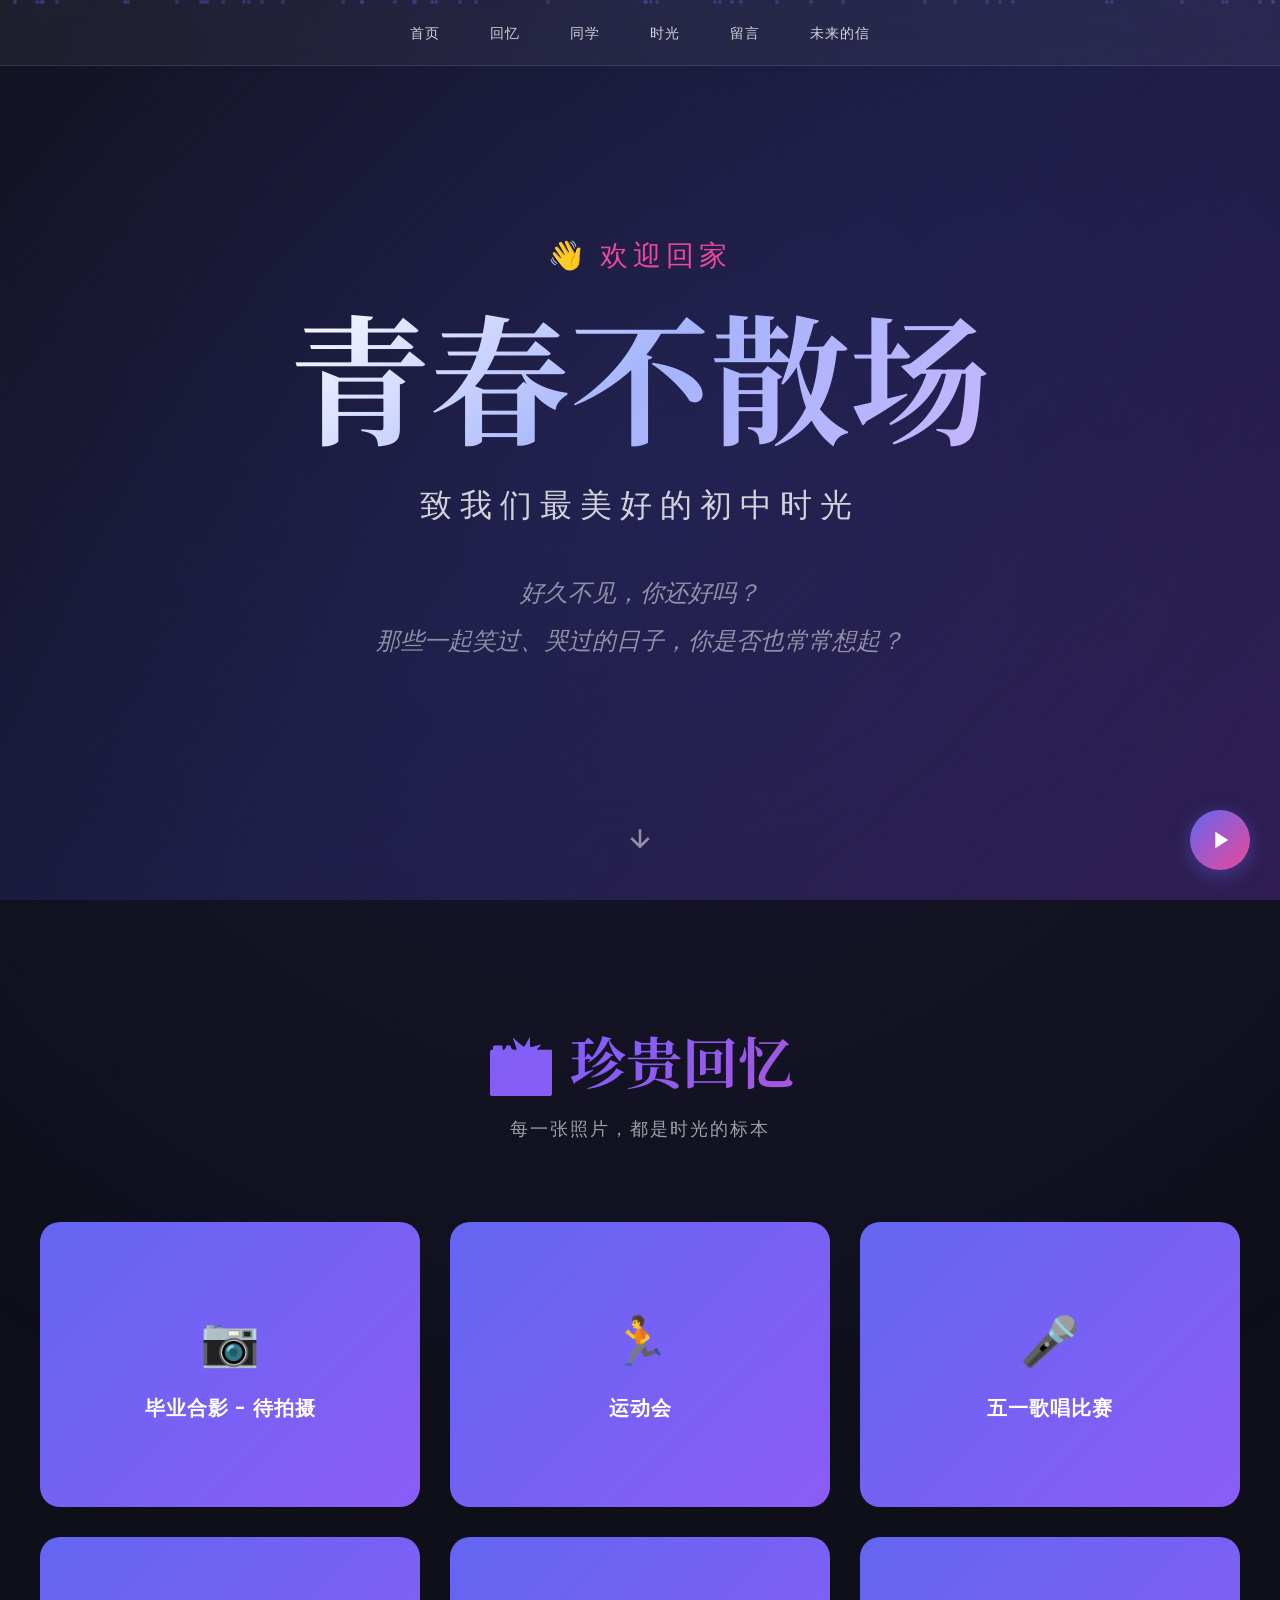
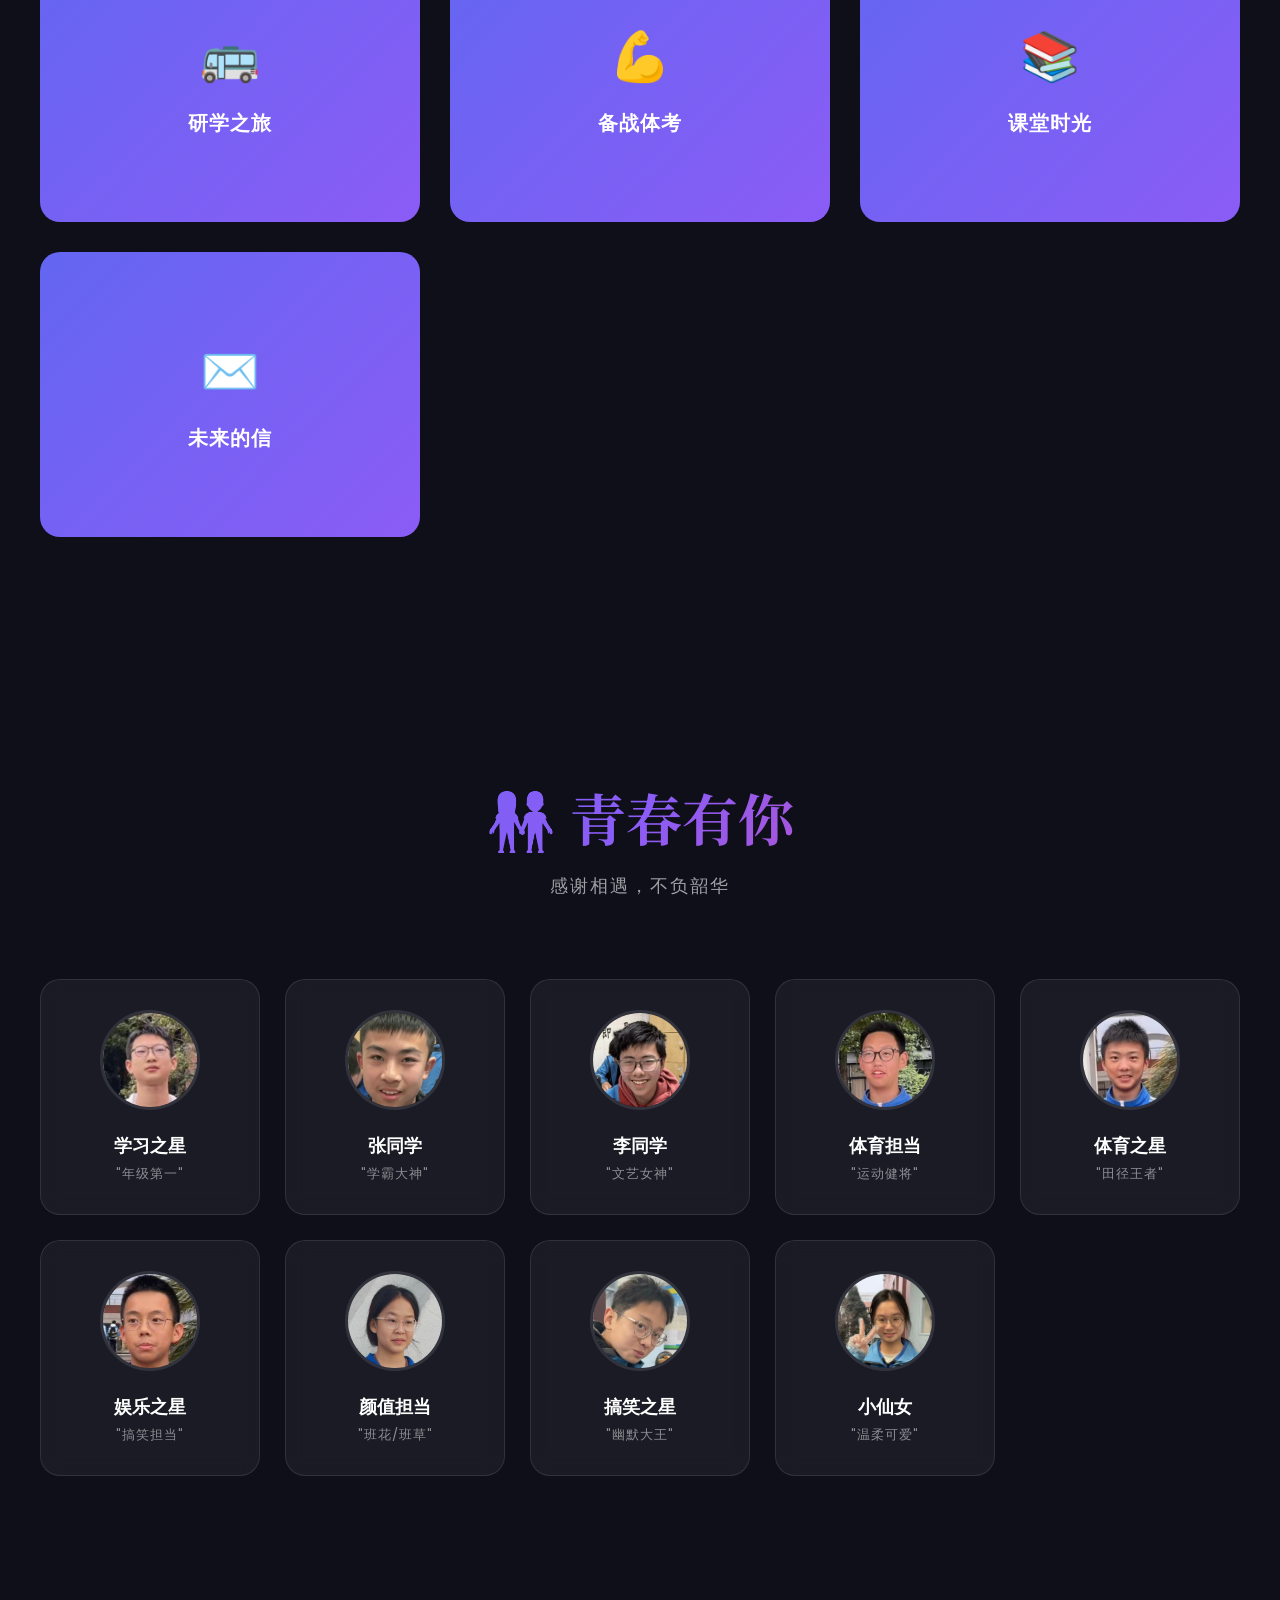
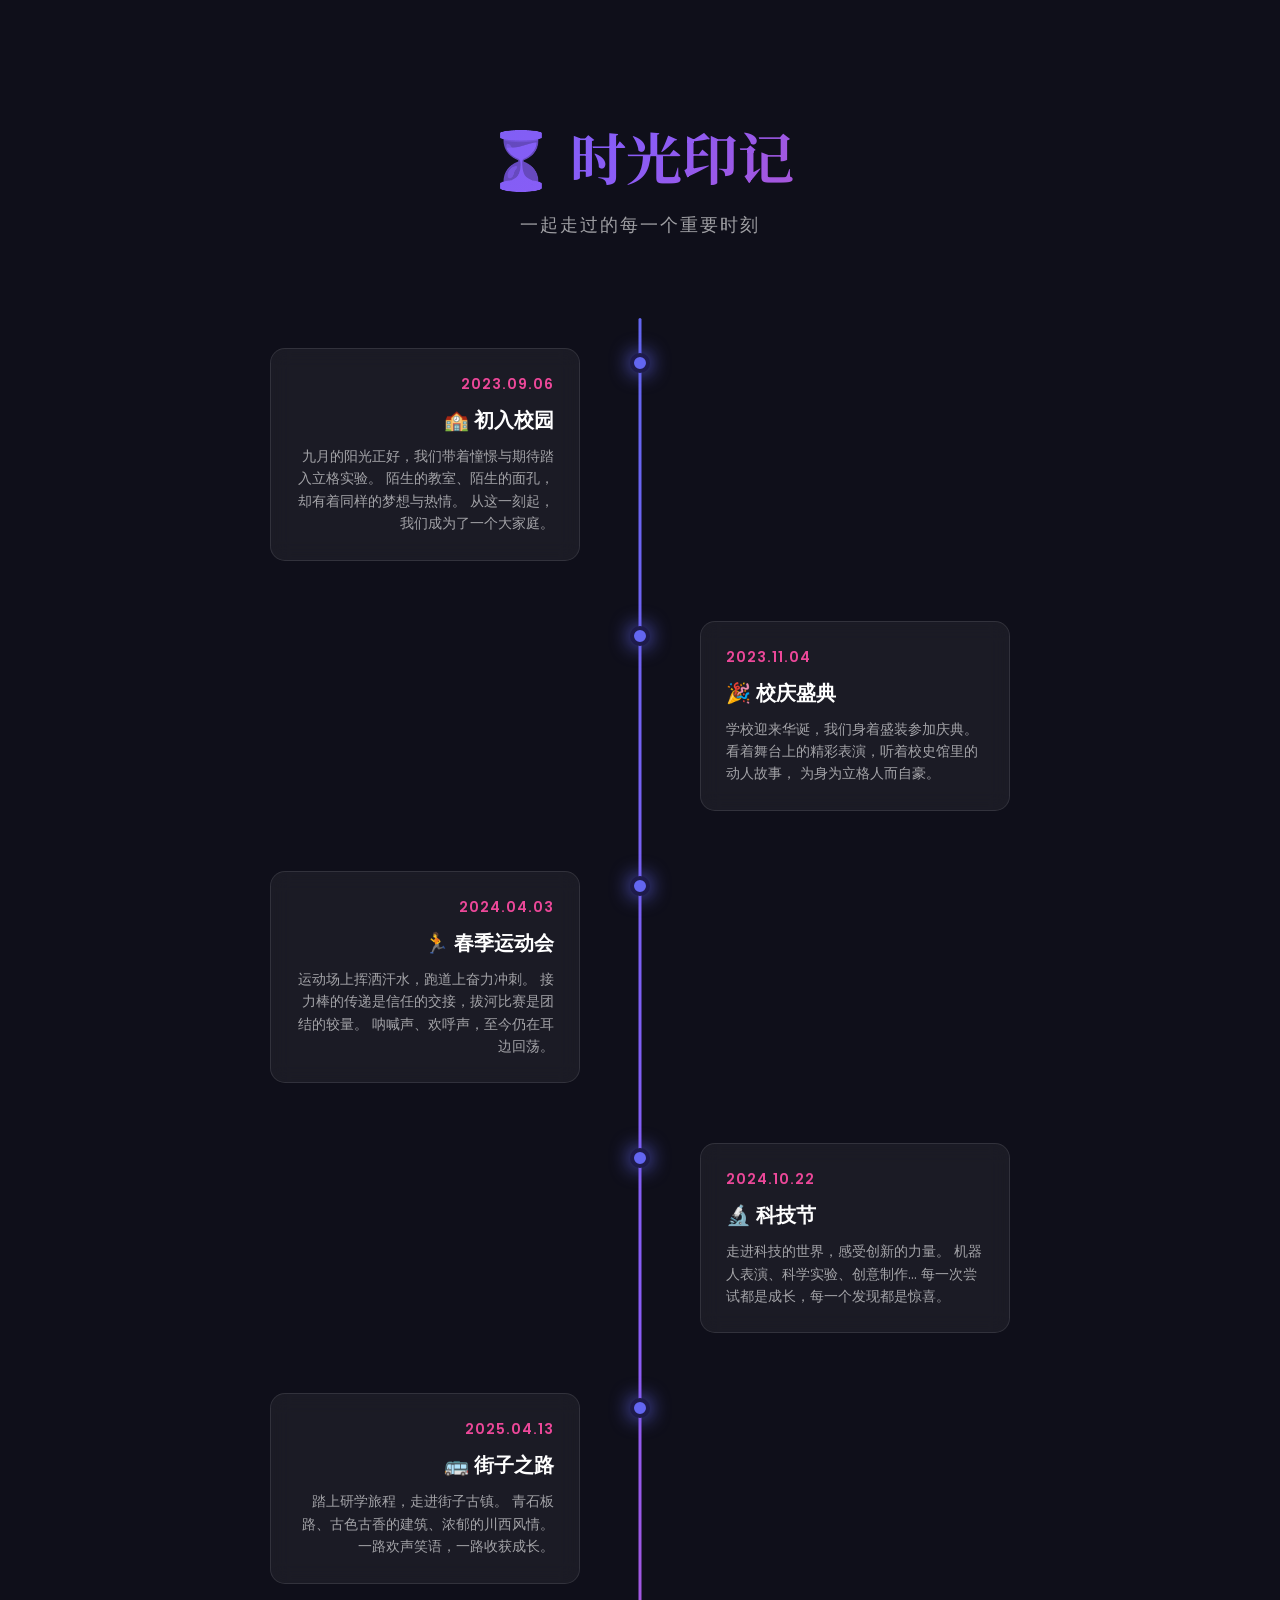
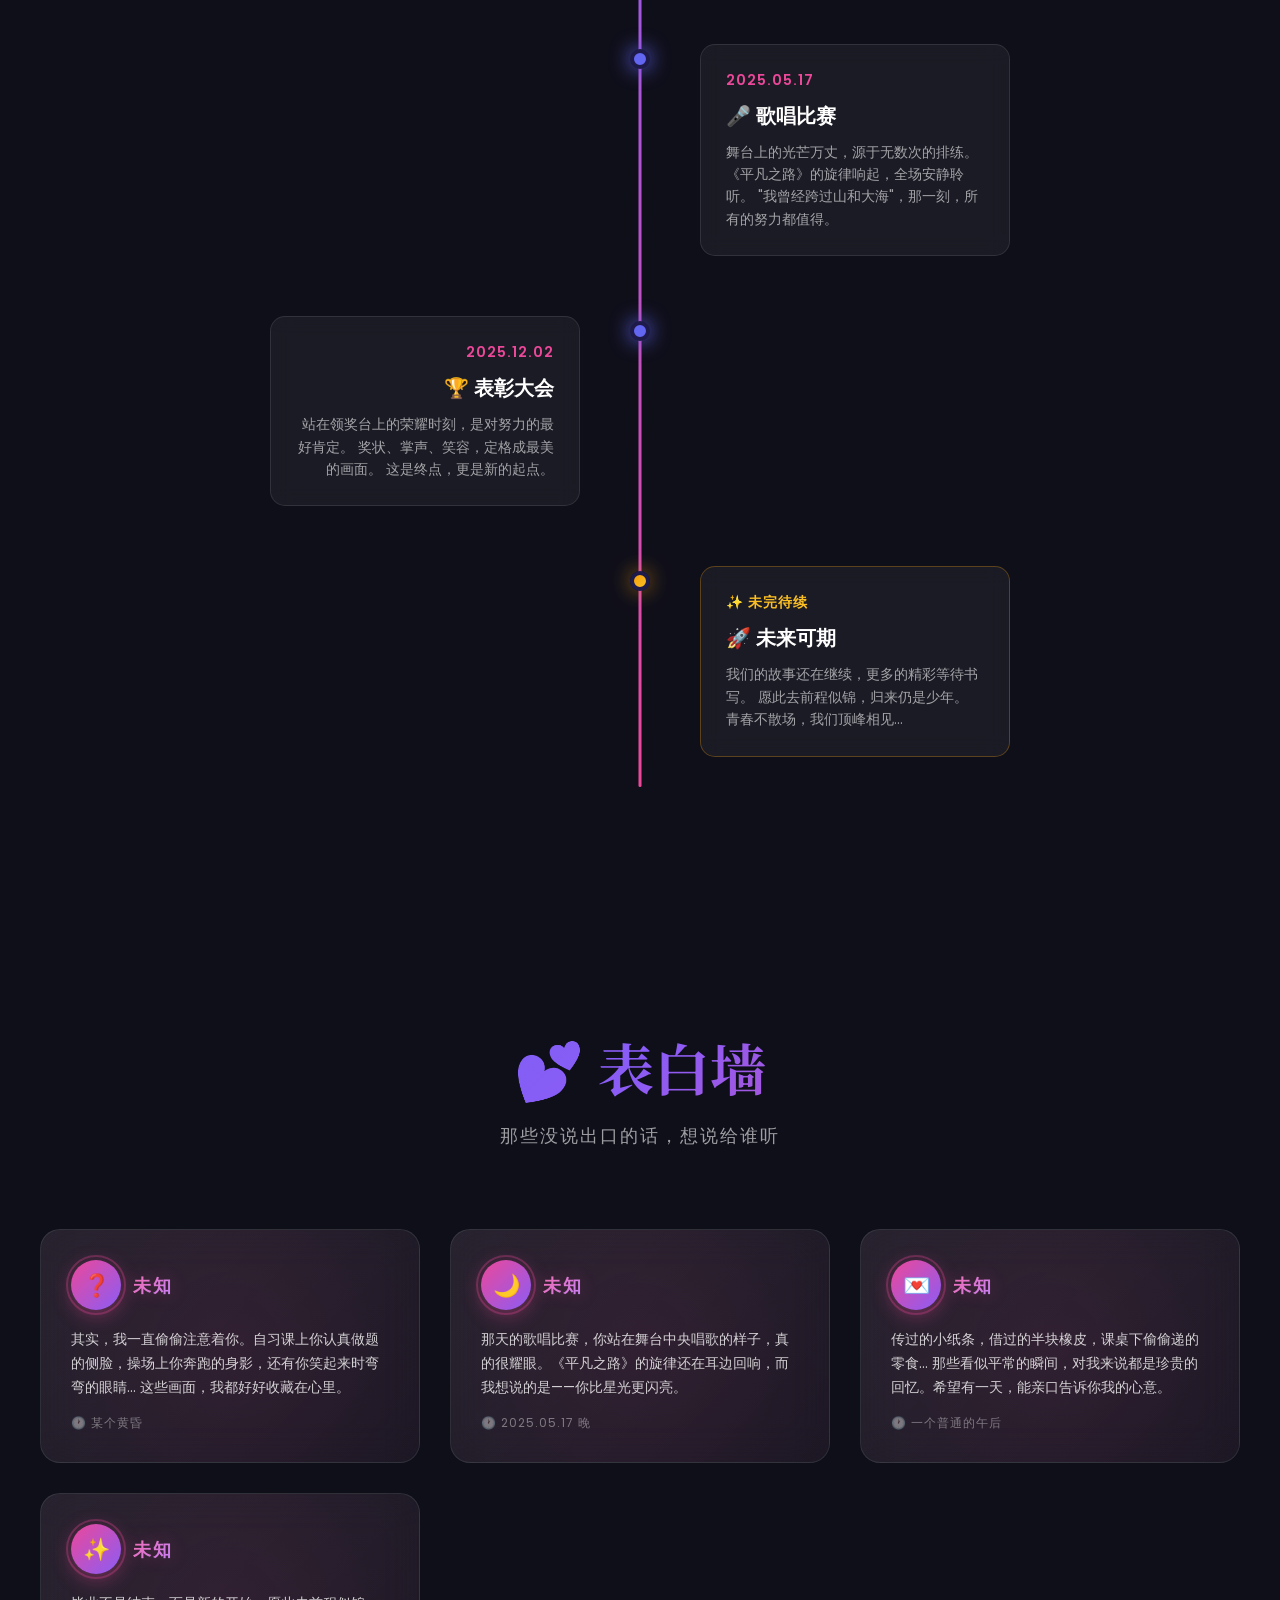
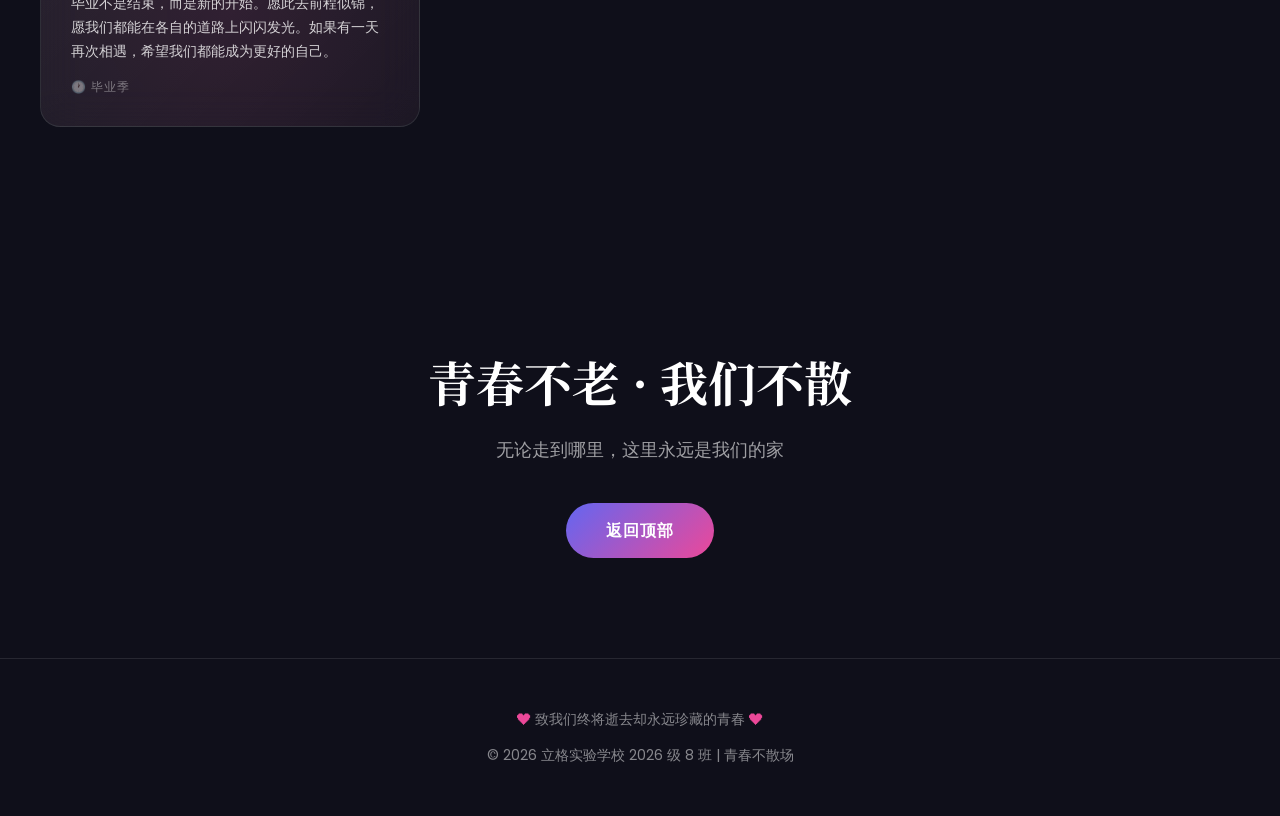
<file: index.html>
<!DOCTYPE html>
<html lang="zh-CN">
<head>
    <meta charset="UTF-8">
    <meta name="viewport" content="width=device-width, initial-scale=1.0">
    <title>我们的初中时光 - 班级回忆录</title>
    <link href="https://fonts.googleapis.com/css2?family=Noto+Serif+SC:wght@400;700&family=Poppins:wght@300;400;600&display=swap" rel="stylesheet">
    <style>
        * {
            margin: 0;
            padding: 0;
            box-sizing: border-box;
        }
        
        :root {
            --primary: #6366f1;
            --secondary: #8b5cf6;
            --accent: #ec4899;
            --dark: #1e1b4b;
            --light: #f8fafc;
        }
        
        html {
            scroll-behavior: smooth;
        }
        
        body {
            font-family: 'Poppins', 'Microsoft YaHei', sans-serif;
            background: #0f0f1a;
            color: #fff;
            overflow-x: hidden;
        }
        
        /* 动态背景 */
        .bg-animation {
            position: fixed;
            top: 0;
            left: 0;
            width: 100%;
            height: 100%;
            z-index: -1;
            background: linear-gradient(135deg, #0f0f1a 0%, #1a1a3e 50%, #2d1b4e 100%);
        }
        
        .bg-animation::before {
            content: '';
            position: absolute;
            top: -50%;
            left: -50%;
            width: 200%;
            height: 200%;
            background: radial-gradient(circle, rgba(99,102,241,0.1) 0%, transparent 70%);
            animation: rotate 30s linear infinite;
        }
        
        @keyframes rotate {
            0% { transform: rotate(0deg); }
            100% { transform: rotate(360deg); }
        }
        
        /* 粒子效果 */
        .particles {
            position: fixed;
            top: 0;
            left: 0;
            width: 100%;
            height: 100%;
            z-index: -1;
            overflow: hidden;
        }
        
        .particle {
            position: absolute;
            width: 4px;
            height: 4px;
            background: rgba(99,102,241,0.6);
            border-radius: 50%;
            animation: float 15s infinite;
        }
        
        @keyframes float {
            0%, 100% { transform: translateY(100vh) rotate(0deg); opacity: 0; }
            10% { opacity: 1; }
            90% { opacity: 1; }
            100% { transform: translateY(-100vh) rotate(720deg); opacity: 0; }
        }
        
        /* 导航栏 - 玻璃拟态 */
        nav {
            position: fixed;
            top: 0;
            width: 100%;
            padding: 20px 0;
            z-index: 1000;
            background: rgba(255,255,255,0.05);
            backdrop-filter: blur(20px);
            border-bottom: 1px solid rgba(255,255,255,0.1);
            transition: all 0.3s;
        }
        
        nav.scrolled {
            background: rgba(15,15,26,0.95);
            padding: 15px 0;
        }
        
        nav ul {
            list-style: none;
            display: flex;
            justify-content: center;
            gap: 50px;
        }
        
        nav a {
            text-decoration: none;
            color: rgba(255,255,255,0.8);
            font-weight: 500;
            font-size: 14px;
            letter-spacing: 1px;
            text-transform: uppercase;
            position: relative;
            transition: color 0.3s;
        }
        
        nav a::after {
            content: '';
            position: absolute;
            bottom: -5px;
            left: 0;
            width: 0;
            height: 2px;
            background: linear-gradient(90deg, var(--primary), var(--accent));
            transition: width 0.3s;
        }
        
        nav a:hover {
            color: #fff;
        }
        
        nav a:hover::after {
            width: 100%;
        }
        
        /* 主容器 */
        .container {
            max-width: 1400px;
            margin: 0 auto;
            padding: 0 40px;
        }
        
        /* Hero 区域 */
        .hero {
            height: 100vh;
            display: flex;
            flex-direction: column;
            justify-content: center;
            align-items: center;
            text-align: center;
            position: relative;
            padding: 0 5%;
        }
        
        .hero-content {
            max-width: 100%;
        }
        
        .welcome-text {
            font-size: clamp(18px, 3vw, 28px);
            color: var(--accent);
            letter-spacing: 5px;
            margin-bottom: 20px;
            animation: fadeInUp 1s ease;
            text-transform: uppercase;
        }
        
        .hero h1 {
            font-family: 'Noto Serif SC', serif;
            font-size: clamp(56px, 12vw, 140px);
            font-weight: 700;
            background: linear-gradient(135deg, #fff 0%, #a5b4fc 50%, #c4b5fd 100%);
            -webkit-background-clip: text;
            -webkit-text-fill-color: transparent;
            background-clip: text;
            margin-bottom: 30px;
            animation: fadeInUp 1s ease 0.2s backwards;
            line-height: 1.1;
        }
        
        .hero-subtitle {
            font-size: clamp(20px, 4vw, 32px);
            color: rgba(255,255,255,0.8);
            letter-spacing: 8px;
            animation: fadeInUp 1s ease 0.4s backwards;
            text-transform: uppercase;
        }
        
        .hero-nostalgia {
            font-size: clamp(16px, 3vw, 24px);
            color: rgba(255,255,255,0.5);
            margin-top: 40px;
            line-height: 2;
            font-style: italic;
            animation: fadeInUp 1s ease 0.6s backwards;
            max-width: 800px;
            margin-left: auto;
            margin-right: auto;
        }
        
        .hero-scroll {
            position: absolute;
            bottom: 40px;
            animation: bounce 2s infinite;
        }
        
        .hero-scroll svg {
            width: 30px;
            height: 30px;
            stroke: rgba(255,255,255,0.5);
        }
        
        @keyframes fadeInUp {
            from {
                opacity: 0;
                transform: translateY(30px);
            }
            to {
                opacity: 1;
                transform: translateY(0);
            }
        }
        
        @keyframes bounce {
            0%, 100% { transform: translateY(0); }
            50% { transform: translateY(10px); }
        }
        
        /* 章节通用样式 */
        section {
            padding: 120px 0;
            position: relative;
        }
        
        .section-header {
            text-align: center;
            margin-bottom: 80px;
        }
        
        .section-header h2 {
            font-family: 'Noto Serif SC', serif;
            font-size: clamp(32px, 5vw, 56px);
            margin-bottom: 15px;
            background: linear-gradient(135deg, var(--primary), var(--secondary), var(--accent));
            -webkit-background-clip: text;
            -webkit-text-fill-color: transparent;
            background-clip: text;
        }
        
        .section-header p {
            color: rgba(255,255,255,0.6);
            font-size: 18px;
            letter-spacing: 2px;
        }
        
        /* 照片墙 - 3D 卡片 */
        .photo-grid {
            display: grid;
            grid-template-columns: repeat(auto-fit, minmax(300px, 1fr));
            gap: 30px;
        }
        
        .photo-card {
            position: relative;
            border-radius: 20px;
            overflow: hidden;
            aspect-ratio: 4/3;
            cursor: pointer;
            transition: all 0.5s cubic-bezier(0.4, 0, 0.2, 1);
        }
        
        .photo-card::before {
            content: '';
            position: absolute;
            inset: 0;
            background: linear-gradient(135deg, var(--primary), var(--secondary));
            z-index: 1;
        }
        
        .photo-card:hover {
            transform: translateY(-10px) scale(1.02);
            box-shadow: 0 30px 60px rgba(99,102,241,0.3);
        }
        
        .photo-content {
            position: absolute;
            inset: 0;
            z-index: 2;
            display: flex;
            flex-direction: column;
            justify-content: center;
            align-items: center;
            padding: 30px;
        }
        
        .photo-icon {
            font-size: 48px;
            margin-bottom: 15px;
        }
        
        .photo-title {
            font-size: 20px;
            font-weight: 600;
            letter-spacing: 1px;
        }
        
        .photo-overlay {
            position: absolute;
            inset: 0;
            background: rgba(0,0,0,0.7);
            z-index: 3;
            display: flex;
            align-items: center;
            justify-content: center;
            opacity: 0;
            transition: opacity 0.3s;
        }
        
        .photo-card:hover .photo-overlay {
            opacity: 1;
        }
        
        .photo-overlay span {
            color: #fff;
            font-size: 16px;
            letter-spacing: 2px;
        }
        
        /* 同学录 - 悬浮卡片 */
        .classmate-grid {
            display: grid;
            grid-template-columns: repeat(auto-fill, minmax(180px, 1fr));
            gap: 25px;
        }
        
        .classmate-card {
            background: rgba(255,255,255,0.05);
            border: 1px solid rgba(255,255,255,0.1);
            border-radius: 20px;
            padding: 30px 20px;
            text-align: center;
            backdrop-filter: blur(10px);
            transition: all 0.4s cubic-bezier(0.4, 0, 0.2, 1);
            position: relative;
            overflow: hidden;
        }
        
        .classmate-card::before {
            content: '';
            position: absolute;
            top: 0;
            left: -100%;
            width: 100%;
            height: 100%;
            background: linear-gradient(90deg, transparent, rgba(255,255,255,0.1), transparent);
            transition: left 0.5s;
        }
        
        .classmate-card:hover::before {
            left: 100%;
        }
        
        .classmate-card:hover {
            transform: translateY(-10px);
            background: rgba(255,255,255,0.1);
            border-color: var(--primary);
            box-shadow: 0 20px 40px rgba(99,102,241,0.2);
        }
        
        .classmate-photo {
            width: 100px;
            height: 100px;
            border-radius: 50%;
            object-fit: cover;
            margin: 0 auto 15px;
            border: 3px solid rgba(255,255,255,0.1);
            transition: all 0.3s;
        }
        
        .classmate-card:hover .classmate-photo {
            border-color: var(--primary);
            transform: scale(1.05);
        }
        
        .avatar {
            width: 80px;
            height: 80px;
            border-radius: 50%;
            background: linear-gradient(135deg, var(--primary), var(--accent));
            margin: 0 auto 15px;
            display: flex;
            align-items: center;
            justify-content: center;
            font-size: 32px;
        }
        
        .classmate-name {
            font-size: 18px;
            font-weight: 600;
            margin-bottom: 5px;
        }
        
        .classmate-nickname {
            font-size: 13px;
            color: rgba(255,255,255,0.5);
            letter-spacing: 1px;
        }
        
        /* 时间轴 - 垂直设计 */
        .timeline {
            position: relative;
            max-width: 800px;
            margin: 0 auto;
        }
        
        .timeline::before {
            content: '';
            position: absolute;
            left: 50%;
            transform: translateX(-50%);
            width: 3px;
            height: 100%;
            background: linear-gradient(180deg, var(--primary), var(--secondary), var(--accent));
            border-radius: 3px;
        }
        
        .timeline-item {
            position: relative;
            padding: 30px;
            width: 50%;
            opacity: 0;
            transform: translateY(50px);
            transition: all 0.6s ease;
        }
        
        .timeline-item.visible {
            opacity: 1;
            transform: translateY(0);
        }
        
        .timeline-item:nth-child(odd) {
            left: 0;
            padding-right: 60px;
            text-align: right;
        }
        
        .timeline-item:nth-child(even) {
            left: 50%;
            padding-left: 60px;
        }
        
        .timeline-dot {
            position: absolute;
            top: 35px;
            width: 20px;
            height: 20px;
            background: var(--primary);
            border: 4px solid var(--dark);
            border-radius: 50%;
            box-shadow: 0 0 20px var(--primary);
        }
        
        .timeline-item:nth-child(odd) .timeline-dot {
            right: -10px;
        }
        
        .timeline-item:nth-child(even) .timeline-dot {
            left: -10px;
        }
        
        .timeline-content {
            background: rgba(255,255,255,0.05);
            border: 1px solid rgba(255,255,255,0.1);
            border-radius: 15px;
            padding: 25px;
            backdrop-filter: blur(10px);
            transition: all 0.3s;
        }
        
        .timeline-content:hover {
            background: rgba(255,255,255,0.1);
            transform: scale(1.02);
        }
        
        .timeline-date {
            font-size: 14px;
            color: var(--accent);
            font-weight: 600;
            margin-bottom: 10px;
            letter-spacing: 1px;
        }
        
        .timeline-title {
            font-size: 20px;
            font-weight: 600;
            margin-bottom: 10px;
        }
        
        .timeline-desc {
            font-size: 14px;
            color: rgba(255,255,255,0.6);
            line-height: 1.6;
        }
        
        /* 留言板 - 高级动效 */
        .message-board {
            display: grid;
            grid-template-columns: repeat(auto-fit, minmax(280px, 1fr));
            gap: 30px;
            perspective: 1000px;
        }

        .message-card {
            background: linear-gradient(135deg, rgba(255,255,255,0.08), rgba(255,255,255,0.03));
            border: 1px solid rgba(255,255,255,0.1);
            border-radius: 20px;
            padding: 30px;
            position: relative;
            transition: all 0.5s cubic-bezier(0.4, 0, 0.2, 1);
            backdrop-filter: blur(20px);
            overflow: hidden;
            opacity: 0;
            transform: translateY(50px) rotateY(10deg);
            animation: cardReveal 0.8s ease forwards;
        }

        .message-card:nth-child(1) { animation-delay: 0.1s; }
        .message-card:nth-child(2) { animation-delay: 0.2s; }
        .message-card:nth-child(3) { animation-delay: 0.3s; }
        .message-card:nth-child(4) { animation-delay: 0.4s; }

        @keyframes cardReveal {
            to {
                opacity: 1;
                transform: translateY(0) rotateY(0);
            }
        }

        /* 光晕效果 */
        .message-card::before {
            content: '';
            position: absolute;
            top: -50%;
            left: -50%;
            width: 200%;
            height: 200%;
            background: radial-gradient(circle, rgba(236,72,153,0.1) 0%, transparent 70%);
            animation: haloRotate 8s linear infinite;
            pointer-events: none;
        }

        @keyframes haloRotate {
            0% { transform: rotate(0deg); }
            100% { transform: rotate(360deg); }
        }

        /* 悬停光效扫描 */
        .message-card::after {
            content: '';
            position: absolute;
            top: 0;
            left: -100%;
            width: 100%;
            height: 100%;
            background: linear-gradient(90deg, transparent, rgba(255,255,255,0.15), transparent);
            transition: left 0.6s;
            pointer-events: none;
        }

        .message-card:hover::after {
            left: 100%;
        }

        .message-card:hover {
            transform: translateY(-15px) scale(1.05) rotateZ(-2deg);
            box-shadow: 0 25px 50px rgba(236,72,153,0.3), 0 0 30px rgba(236,72,153,0.2);
            border-color: rgba(236,72,153,0.5);
        }

        .message-card:nth-child(even):hover {
            transform: translateY(-15px) scale(1.05) rotateZ(2deg);
        }

        /* 头像动画 */
        .message-author {
            display: flex;
            align-items: center;
            gap: 12px;
            margin-bottom: 18px;
            position: relative;
            z-index: 1;
        }

        .message-avatar {
            width: 50px;
            height: 50px;
            border-radius: 50%;
            background: linear-gradient(135deg, #ec4899, #8b5cf6);
            display: flex;
            align-items: center;
            justify-content: center;
            font-size: 22px;
            box-shadow: 0 5px 20px rgba(236,72,153,0.4);
            animation: avatarFloat 3s ease-in-out infinite;
            position: relative;
            z-index: 1;
        }

        .message-card:nth-child(2) .message-avatar { animation-delay: 0.2s; }
        .message-card:nth-child(3) .message-avatar { animation-delay: 0.4s; }
        .message-card:nth-child(4) .message-avatar { animation-delay: 0.6s; }

        @keyframes avatarFloat {
            0%, 100% { transform: translateY(0) scale(1); }
            50% { transform: translateY(-5px) scale(1.05); }
        }

        .message-avatar::after {
            content: '';
            position: absolute;
            inset: -5px;
            border-radius: 50%;
            border: 2px solid rgba(236,72,153,0.3);
            animation: pulse 2s ease-in-out infinite;
        }

        @keyframes pulse {
            0%, 100% { transform: scale(1); opacity: 1; }
            50% { transform: scale(1.2); opacity: 0.5; }
        }

        .message-name {
            font-weight: 700;
            font-size: 18px;
            background: linear-gradient(135deg, #f472b6, #c084fc);
            -webkit-background-clip: text;
            -webkit-text-fill-color: transparent;
            background-clip: text;
            letter-spacing: 2px;
            text-shadow: 0 0 20px rgba(236,72,153,0.3);
        }

        .message-content {
            color: rgba(255,255,255,0.85);
            line-height: 2;
            font-size: 15px;
            position: relative;
            z-index: 1;
        }

        .message-date {
            margin-top: 20px;
            font-size: 13px;
            color: rgba(236,72,153,0.6);
            letter-spacing: 1px;
            display: flex;
            align-items: center;
            gap: 8px;
            position: relative;
            z-index: 1;
        }

        /* 爱心漂浮 */
        .floating-hearts {
            position: absolute;
            top: 0;
            left: 0;
            width: 100%;
            height: 100%;
            pointer-events: none;
            overflow: hidden;
        }

        .heart-particle {
            position: absolute;
            font-size: 12px;
            color: rgba(236,72,153,0.4);
            animation: heartFloat 6s linear infinite;
        }

        @keyframes heartFloat {
            0% { transform: translateY(100%) scale(0); opacity: 0; }
            20% { opacity: 1; }
            100% { transform: translateY(-300px) scale(1.5); opacity: 0; }
        }
        
        .message-content {
            color: rgba(255,255,255,0.8);
            line-height: 1.7;
            font-size: 14px;
        }
        
        .message-date {
            margin-top: 15px;
            font-size: 12px;
            color: rgba(255,255,255,0.4);
        }
        
        /* CTA 区域 */
        .cta {
            text-align: center;
            padding: 100px 0;
        }
        
        .cta h2 {
            font-family: 'Noto Serif SC', serif;
            font-size: clamp(32px, 5vw, 48px);
            margin-bottom: 20px;
        }
        
        .cta p {
            color: rgba(255,255,255,0.6);
            font-size: 18px;
            margin-bottom: 40px;
        }
        
        .btn {
            display: inline-block;
            padding: 15px 40px;
            background: linear-gradient(135deg, var(--primary), var(--accent));
            color: #fff;
            text-decoration: none;
            border-radius: 30px;
            font-weight: 600;
            letter-spacing: 1px;
            transition: all 0.3s;
            border: none;
            cursor: pointer;
        }
        
        .btn:hover {
            transform: translateY(-3px);
            box-shadow: 0 15px 30px rgba(99,102,241,0.4);
        }
        
        /* 页脚 */
        footer {
            text-align: center;
            padding: 50px 0;
            border-top: 1px solid rgba(255,255,255,0.1);
        }
        
        footer p {
            color: rgba(255,255,255,0.5);
            font-size: 14px;
        }
        
        .heart {
            color: var(--accent);
            animation: heartbeat 1.5s infinite;
        }
        
        @keyframes heartbeat {
            0%, 100% { transform: scale(1); }
            50% { transform: scale(1.2); }
        }
        
        /* 响应式 */
        @media (max-width: 768px) {
            nav ul {
                gap: 25px;
            }
            
            .timeline::before {
                left: 20px;
            }
            
            .timeline-item {
                width: 100%;
                left: 0 !important;
                padding-left: 50px !important;
                padding-right: 0 !important;
                text-align: left !important;
            }
            
            .timeline-dot {
                left: 10px !important;
                right: auto !important;
            }
            
            .container {
                padding: 0 20px;
            }
        }
        
        /* 滚动动画类 */
        .fade-in {
            opacity: 0;
            transform: translateY(30px);
            transition: all 0.6s ease;
        }
        
        .fade-in.visible {
            opacity: 1;
            transform: translateY(0);
        }
    </style>
</head>
<body>
    <!-- 动态背景 -->
    <div class="bg-animation"></div>
    
    <!-- 粒子效果 -->
    <div class="particles" id="particles"></div>
    
    <!-- 导航栏 -->
    <nav id="navbar">
        <ul>
            <li><a href="#home">首页</a></li>
            <li><a href="#photos">回忆</a></li>
            <li><a href="#classmates">同学</a></li>
            <li><a href="#timeline">时光</a></li>
            <li><a href="#messages">留言</a></li>
            <li><a href="future-letter.html">未来的信</a></li>
        </ul>
    </nav>
    
    <!-- Hero 区域 -->
    <section class="hero" id="home">
        <div class="hero-content">
            <p class="welcome-text">👋 欢迎回家</p>
            <h1>青春不散场</h1>
            <p class="hero-subtitle">致我们最美好的初中时光</p>
            <p class="hero-nostalgia">好久不见，你还好吗？<br>那些一起笑过、哭过的日子，你是否也常常想起？</p>
        </div>
        <div class="hero-scroll">
            <svg viewBox="0 0 24 24" fill="none" stroke="currentColor" stroke-width="2">
                <path d="M12 5v14M5 12l7 7 7-7"/>
            </svg>
        </div>
    </section>
    
    <div class="container">
        <!-- 照片墙 -->
        <section id="photos">
            <div class="section-header fade-in">
                <h2>📸 珍贵回忆</h2>
                <p>每一张照片，都是时光的标本</p>
            </div>
            <div class="photo-grid">
                <a href="photos-graduation.html" style="text-decoration: none; color: inherit;">
                <div class="photo-card fade-in">
                    <div class="photo-content">
                        <div class="photo-icon">📷</div>
                        <div class="photo-title">毕业合影 - 待拍摄</div>
                    </div>
                    <div class="photo-overlay"><span>敬请期待</span></div>
                </div>
                </a>
                <a href="photos-sports.html" style="text-decoration: none; color: inherit;">
                <div class="photo-card fade-in">
                    <div class="photo-content">
                        <div class="photo-icon">🏃</div>
                        <div class="photo-title">运动会</div>
                    </div>
                    <div class="photo-overlay"><span>点击查看</span></div>
                </div>
                </a>
                <a href="photos-singing.html" style="text-decoration: none; color: inherit;">
                <div class="photo-card fade-in">
                    <div class="photo-content">
                        <div class="photo-icon">🎤</div>
                        <div class="photo-title">五一歌唱比赛</div>
                    </div>
                    <div class="photo-overlay"><span>点击查看</span></div>
                </div>
                </a>
                <a href="photos-study-tour.html" style="text-decoration: none; color: inherit;">
                <div class="photo-card fade-in">
                    <div class="photo-content">
                        <div class="photo-icon">🚌</div>
                        <div class="photo-title">研学之旅</div>
                    </div>
                    <div class="photo-overlay"><span>点击查看</span></div>
                </div>
                </a>
                <a href="photos-sports-exam.html" style="text-decoration: none; color: inherit;">
                <div class="photo-card fade-in">
                    <div class="photo-content">
                        <div class="photo-icon">💪</div>
                        <div class="photo-title">备战体考</div>
                    </div>
                    <div class="photo-overlay"><span>点击查看</span></div>
                </div>
                </a>
                <a href="photos-class.html" style="text-decoration: none; color: inherit;">
                <div class="photo-card fade-in">
                    <div class="photo-content">
                        <div class="photo-icon">📚</div>
                        <div class="photo-title">课堂时光</div>
                    </div>
                    <div class="photo-overlay"><span>点击查看</span></div>
                </div>
                </a>
                <a href="future-letter.html" style="text-decoration: none; color: inherit;">
                <div class="photo-card fade-in">
                    <div class="photo-content">
                        <div class="photo-icon">✉️</div>
                        <div class="photo-title">未来的信</div>
                    </div>
                    <div class="photo-overlay"><span>写信给未来</span></div>
                </div>
                </a>
            </div>
        </section>
        
        <!-- 同学录 -->
        <section id="classmates">
            <div class="section-header fade-in">
                <h2>👫 青春有你</h2>
                <p>感谢相遇，不负韶华</p>
            </div>
            <div class="classmate-grid">
                <div class="classmate-card fade-in">
                    <img src="images/study-first.jpg" alt="学习之星" class="classmate-photo">
                    <div class="classmate-name">学习之星</div>
                    <div class="classmate-nickname">"年级第一"</div>
                </div>
                <div class="classmate-card fade-in">
                    <img src="images/study-second.jpg" alt="学习第二" class="classmate-photo">
                    <div class="classmate-name">张同学</div>
                    <div class="classmate-nickname">"学霸大神"</div>
                </div>
                <div class="classmate-card fade-in">
                    <img src="images/study-third.jpg" alt="学习第三" class="classmate-photo">
                    <div class="classmate-name">李同学</div>
                    <div class="classmate-nickname">"文艺女神"</div>
                </div>
                <div class="classmate-card fade-in">
                    <img src="images/sports-leader.jpg" alt="体育担当" class="classmate-photo">
                    <div class="classmate-name">体育担当</div>
                    <div class="classmate-nickname">"运动健将"</div>
                </div>
                <div class="classmate-card fade-in">
                    <img src="images/sports-star.jpg" alt="体育之星" class="classmate-photo">
                    <div class="classmate-name">体育之星</div>
                    <div class="classmate-nickname">"田径王者"</div>
                </div>
                <div class="classmate-card fade-in">
                    <img src="images/entertainment-star.jpg" alt="娱乐之星" class="classmate-photo">
                    <div class="classmate-name">娱乐之星</div>
                    <div class="classmate-nickname">"搞笑担当"</div>
                </div>
                <div class="classmate-card fade-in">
                    <img src="images/beauty-star.jpg" alt="颜值担当" class="classmate-photo">
                    <div class="classmate-name">颜值担当</div>
                    <div class="classmate-nickname">"班花/班草"</div>
                </div>
                <div class="classmate-card fade-in">
                    <img src="images/funny-star.jpg" alt="搞笑之星" class="classmate-photo">
                    <div class="classmate-name">搞笑之星</div>
                    <div class="classmate-nickname">"幽默大王"</div>
                </div>
                <div class="classmate-card fade-in">
                    <img src="images/fairy-girl.jpg" alt="小仙女" class="classmate-photo">
                    <div class="classmate-name">小仙女</div>
                    <div class="classmate-nickname">"温柔可爱"</div>
                </div>
            </div>
        </section>
        
        <!-- 时间轴 -->
        <section id="timeline">
            <div class="section-header fade-in">
                <h2>⏳ 时光印记</h2>
                <p>一起走过的每一个重要时刻</p>
            </div>
            <div class="timeline">
                <div class="timeline-item">
                    <div class="timeline-dot"></div>
                    <div class="timeline-content">
                        <div class="timeline-date">2023.09.06</div>
                        <div class="timeline-title">🏫 初入校园</div>
                        <div class="timeline-desc">
                            九月的阳光正好，我们带着憧憬与期待踏入立格实验。
                            陌生的教室、陌生的面孔，却有着同样的梦想与热情。
                            从这一刻起，我们成为了一个大家庭。
                        </div>
                    </div>
                </div>
                <div class="timeline-item">
                    <div class="timeline-dot"></div>
                    <div class="timeline-content">
                        <div class="timeline-date">2023.11.04</div>
                        <div class="timeline-title">🎉 校庆盛典</div>
                        <div class="timeline-desc">
                            学校迎来华诞，我们身着盛装参加庆典。
                            看着舞台上的精彩表演，听着校史馆里的动人故事，
                            为身为立格人而自豪。
                        </div>
                    </div>
                </div>
                <div class="timeline-item">
                    <div class="timeline-dot"></div>
                    <div class="timeline-content">
                        <div class="timeline-date">2024.04.03</div>
                        <div class="timeline-title">🏃 春季运动会</div>
                        <div class="timeline-desc">
                            运动场上挥洒汗水，跑道上奋力冲刺。
                            接力棒的传递是信任的交接，拔河比赛是团结的较量。
                            呐喊声、欢呼声，至今仍在耳边回荡。
                        </div>
                    </div>
                </div>
                <div class="timeline-item">
                    <div class="timeline-dot"></div>
                    <div class="timeline-content">
                        <div class="timeline-date">2024.10.22</div>
                        <div class="timeline-title">🔬 科技节</div>
                        <div class="timeline-desc">
                            走进科技的世界，感受创新的力量。
                            机器人表演、科学实验、创意制作...
                            每一次尝试都是成长，每一个发现都是惊喜。
                        </div>
                    </div>
                </div>
                <div class="timeline-item">
                    <div class="timeline-dot"></div>
                    <div class="timeline-content">
                        <div class="timeline-date">2025.04.13</div>
                        <div class="timeline-title">🚌 街子之路</div>
                        <div class="timeline-desc">
                            踏上研学旅程，走进街子古镇。
                            青石板路、古色古香的建筑、浓郁的川西风情。
                            一路欢声笑语，一路收获成长。
                        </div>
                    </div>
                </div>
                <div class="timeline-item">
                    <div class="timeline-dot"></div>
                    <div class="timeline-content">
                        <div class="timeline-date">2025.05.17</div>
                        <div class="timeline-title">🎤 歌唱比赛</div>
                        <div class="timeline-desc">
                            舞台上的光芒万丈，源于无数次的排练。
                            《平凡之路》的旋律响起，全场安静聆听。
                            "我曾经跨过山和大海"，那一刻，所有的努力都值得。
                        </div>
                    </div>
                </div>
                <div class="timeline-item">
                    <div class="timeline-dot"></div>
                    <div class="timeline-content">
                        <div class="timeline-date">2025.12.02</div>
                        <div class="timeline-title">🏆 表彰大会</div>
                        <div class="timeline-desc">
                            站在领奖台上的荣耀时刻，是对努力的最好肯定。
                            奖状、掌声、笑容，定格成最美的画面。
                            这是终点，更是新的起点。
                        </div>
                    </div>
                </div>
                <div class="timeline-item">
                    <div class="timeline-dot" style="background: linear-gradient(135deg, #f59e0b, #fbbf24); box-shadow: 0 0 20px rgba(245,158,11,0.6);"></div>
                    <div class="timeline-content" style="border-color: rgba(245,158,11,0.3);">
                        <div class="timeline-date" style="color: #fbbf24;">✨ 未完待续</div>
                        <div class="timeline-title">🚀 未来可期</div>
                        <div class="timeline-desc">
                            我们的故事还在继续，更多的精彩等待书写。
                            愿此去前程似锦，归来仍是少年。
                            青春不散场，我们顶峰相见...
                        </div>
                    </div>
                </div>
            </div>
        </section>
        
        <!-- 留言板 -->
        <section id="messages">
            <div class="section-header fade-in">
                <h2>💕 表白墙</h2>
                <p>那些没说出口的话，想说给谁听</p>
            </div>
            <div class="message-board">
                <div class="message-card fade-in">
                    <div class="message-author">
                        <div class="message-avatar">❓</div>
                        <div class="message-name">未知</div>
                    </div>
                    <div class="message-content">
                        其实，我一直偷偷注意着你。自习课上你认真做题的侧脸，操场上你奔跑的身影，还有你笑起来时弯弯的眼睛... 这些画面，我都好好收藏在心里。
                    </div>
                    <div class="message-date">🕐 某个黄昏</div>
                </div>
                <div class="message-card fade-in">
                    <div class="message-author">
                        <div class="message-avatar">🌙</div>
                        <div class="message-name">未知</div>
                    </div>
                    <div class="message-content">
                        那天的歌唱比赛，你站在舞台中央唱歌的样子，真的很耀眼。《平凡之路》的旋律还在耳边回响，而我想说的是——你比星光更闪亮。
                    </div>
                    <div class="message-date">🕐 2025.05.17 晚</div>
                </div>
                <div class="message-card fade-in">
                    <div class="message-author">
                        <div class="message-avatar">💌</div>
                        <div class="message-name">未知</div>
                    </div>
                    <div class="message-content">
                        传过的小纸条，借过的半块橡皮，课桌下偷偷递的零食... 那些看似平常的瞬间，对我来说都是珍贵的回忆。希望有一天，能亲口告诉你我的心意。
                    </div>
                    <div class="message-date">🕐 一个普通的午后</div>
                </div>
                <div class="message-card fade-in">
                    <div class="message-author">
                        <div class="message-avatar">✨</div>
                        <div class="message-name">未知</div>
                    </div>
                    <div class="message-content">
                        毕业不是结束，而是新的开始。愿此去前程似锦，愿我们都能在各自的道路上闪闪发光。如果有一天再次相遇，希望我们都能成为更好的自己。
                    </div>
                    <div class="message-date">🕐 毕业季</div>
                </div>
            </div>
        </section>
        
        <!-- CTA -->
        <section class="cta fade-in">
            <h2>青春不老 · 我们不散</h2>
            <p>无论走到哪里，这里永远是我们的家</p>
            <a href="#home" class="btn">返回顶部</a>
        </section>
    </div>
    
    <!-- 页脚 -->
    <footer>
        <p>
            <span class="heart">❤</span> 致我们终将逝去却永远珍藏的青春
            <span class="heart">❤</span>
        </p>
        <p style="margin-top: 15px;">© 2026 立格实验学校 2026 级 8 班 | 青春不散场</p>
    </footer>
    
    <script>
        // 粒子效果
        function createParticles() {
            const container = document.getElementById('particles');
            for (let i = 0; i < 50; i++) {
                const particle = document.createElement('div');
                particle.className = 'particle';
                particle.style.left = Math.random() * 100 + '%';
                particle.style.animationDelay = Math.random() * 15 + 's';
                particle.style.animationDuration = (Math.random() * 10 + 10) + 's';
                container.appendChild(particle);
            }
        }
        createParticles();
        
        // 导航栏滚动效果
        window.addEventListener('scroll', () => {
            const nav = document.getElementById('navbar');
            if (window.scrollY > 50) {
                nav.classList.add('scrolled');
            } else {
                nav.classList.remove('scrolled');
            }
        });
        
        // 滚动动画
        const observerOptions = {
            threshold: 0.1,
            rootMargin: '0px 0px -50px 0px'
        };
        
        const observer = new IntersectionObserver((entries) => {
            entries.forEach(entry => {
                if (entry.isIntersecting) {
                    entry.target.classList.add('visible');
                }
            });
        }, observerOptions);
        
        document.querySelectorAll('.fade-in, .timeline-item').forEach(el => {
            observer.observe(el);
        });

        // 平滑滚动
        document.querySelectorAll('a[href^="#"]').forEach(anchor => {
            anchor.addEventListener('click', function (e) {
                e.preventDefault();
                const target = document.querySelector(this.getAttribute('href'));
                if (target) {
                    target.scrollIntoView({ behavior: 'smooth' });
                }
            });
        });
    </script>

    <!-- 音乐播放器 -->
    <link rel="stylesheet" href="css/music-player.css">
    <script src="js/music-player.js"></script>
</body>
</html>
</file>
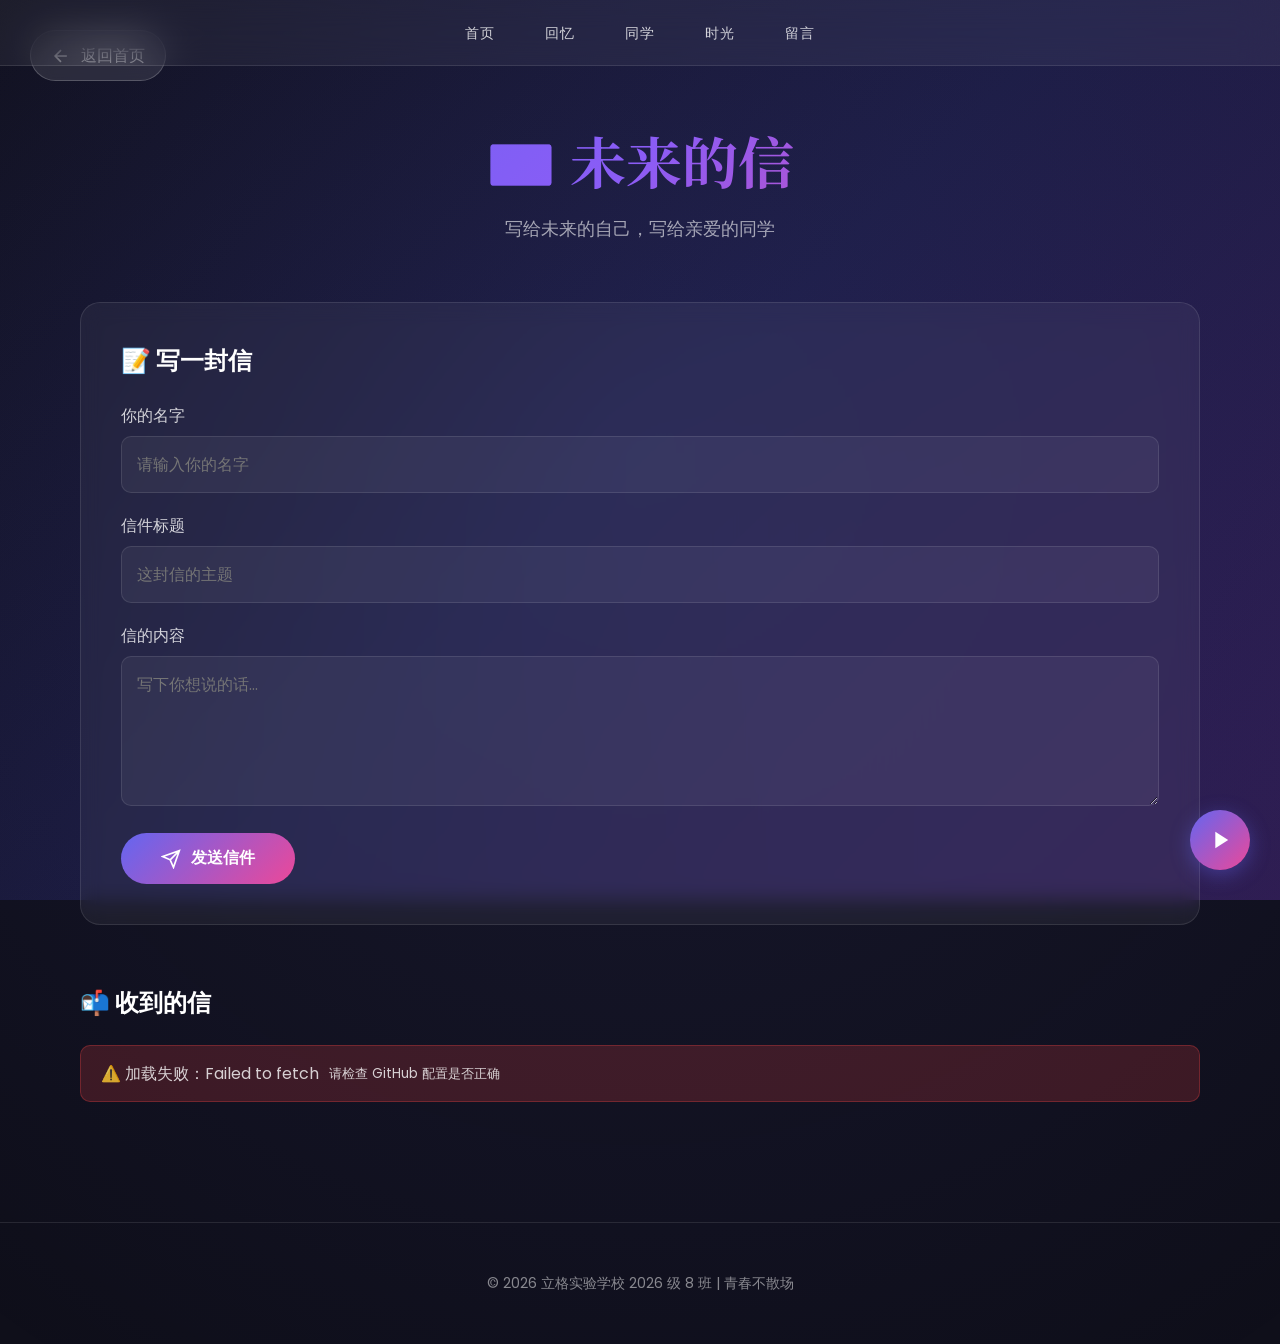
<file: future-letter.html>
<!DOCTYPE html>
<html lang="zh-CN">
<head>
    <meta charset="UTF-8">
    <meta name="viewport" content="width=device-width, initial-scale=1.0">
    <title>未来的信 - 班级回忆录</title>
    <link href="https://fonts.googleapis.com/css2?family=Noto+Serif+SC:wght@400;700&family=Poppins:wght@300;400;600&display=swap" rel="stylesheet">
    <style>
        * {
            margin: 0;
            padding: 0;
            box-sizing: border-box;
        }

        :root {
            --primary: #6366f1;
            --secondary: #8b5cf6;
            --accent: #ec4899;
            --dark: #1e1b4b;
            --light: #f8fafc;
        }

        html {
            scroll-behavior: smooth;
        }

        body {
            font-family: 'Poppins', 'Microsoft YaHei', sans-serif;
            background: #0f0f1a;
            color: #fff;
            min-height: 100vh;
            overflow-x: hidden;
        }

        /* 动态背景 */
        .bg-animation {
            position: fixed;
            top: 0;
            left: 0;
            width: 100%;
            height: 100%;
            z-index: -1;
            background: linear-gradient(135deg, #0f0f1a 0%, #1a1a3e 50%, #2d1b4e 100%);
        }

        .bg-animation::before {
            content: '';
            position: absolute;
            top: -50%;
            left: -50%;
            width: 200%;
            height: 200%;
            background: radial-gradient(circle, rgba(99,102,241,0.1) 0%, transparent 70%);
            animation: rotate 30s linear infinite;
        }

        @keyframes rotate {
            0% { transform: rotate(0deg); }
            100% { transform: rotate(360deg); }
        }

        /* 返回按钮 */
        .back-btn {
            position: fixed;
            top: 30px;
            left: 30px;
            z-index: 1000;
            display: flex;
            align-items: center;
            gap: 10px;
            color: rgba(255,255,255,0.8);
            text-decoration: none;
            padding: 12px 20px;
            background: rgba(255,255,255,0.1);
            backdrop-filter: blur(10px);
            border-radius: 30px;
            border: 1px solid rgba(255,255,255,0.2);
            transition: all 0.3s;
        }

        .back-btn:hover {
            background: rgba(255,255,255,0.2);
            transform: translateX(-5px);
        }

        /* 导航栏 */
        nav {
            position: fixed;
            top: 0;
            width: 100%;
            padding: 20px 0;
            z-index: 1000;
            background: rgba(255,255,255,0.05);
            backdrop-filter: blur(20px);
            border-bottom: 1px solid rgba(255,255,255,0.1);
        }

        nav ul {
            list-style: none;
            display: flex;
            justify-content: center;
            gap: 50px;
        }

        nav a {
            text-decoration: none;
            color: rgba(255,255,255,0.8);
            font-weight: 500;
            font-size: 14px;
            letter-spacing: 1px;
            text-transform: uppercase;
            position: relative;
            transition: color 0.3s;
        }

        nav a::after {
            content: '';
            position: absolute;
            bottom: -5px;
            left: 0;
            width: 0;
            height: 2px;
            background: linear-gradient(90deg, var(--primary), var(--accent));
            transition: width 0.3s;
        }

        nav a:hover {
            color: #fff;
        }

        nav a:hover::after {
            width: 100%;
        }

        .container {
            max-width: 1200px;
            margin: 0 auto;
            padding: 120px 40px 40px;
        }

        .page-header {
            text-align: center;
            margin-bottom: 60px;
        }

        .page-header h1 {
            font-family: 'Noto Serif SC', serif;
            font-size: clamp(32px, 5vw, 56px);
            background: linear-gradient(135deg, var(--primary), var(--secondary), var(--accent));
            -webkit-background-clip: text;
            -webkit-text-fill-color: transparent;
            background-clip: text;
            margin-bottom: 15px;
        }

        .page-header p {
            color: rgba(255,255,255,0.6);
            font-size: 18px;
        }

        /* 写信表单 */
        .write-letter-section {
            background: rgba(255,255,255,0.05);
            border: 1px solid rgba(255,255,255,0.1);
            border-radius: 20px;
            padding: 40px;
            margin-bottom: 60px;
            backdrop-filter: blur(10px);
        }

        .write-letter-section h2 {
            font-size: 24px;
            margin-bottom: 25px;
            display: flex;
            align-items: center;
            gap: 10px;
        }

        .form-group {
            margin-bottom: 20px;
        }

        .form-group label {
            display: block;
            margin-bottom: 8px;
            font-weight: 500;
            color: rgba(255,255,255,0.8);
        }

        .form-group input,
        .form-group textarea {
            width: 100%;
            padding: 15px;
            background: rgba(255,255,255,0.05);
            border: 1px solid rgba(255,255,255,0.1);
            border-radius: 10px;
            color: #fff;
            font-size: 16px;
            font-family: inherit;
            transition: all 0.3s;
        }

        .form-group input:focus,
        .form-group textarea:focus {
            outline: none;
            border-color: var(--primary);
            background: rgba(255,255,255,0.08);
            box-shadow: 0 0 20px rgba(99,102,241,0.2);
        }

        .form-group textarea {
            min-height: 150px;
            resize: vertical;
        }

        .submit-btn {
            background: linear-gradient(135deg, var(--primary), var(--accent));
            color: #fff;
            border: none;
            padding: 15px 40px;
            border-radius: 30px;
            font-size: 16px;
            font-weight: 600;
            cursor: pointer;
            transition: all 0.3s;
            display: flex;
            align-items: center;
            gap: 10px;
        }

        .submit-btn:hover {
            transform: translateY(-3px);
            box-shadow: 0 15px 30px rgba(99,102,241,0.4);
        }

        .submit-btn:disabled {
            opacity: 0.5;
            cursor: not-allowed;
        }

        /* 信件列表 */
        .letters-section h2 {
            font-size: 24px;
            margin-bottom: 25px;
            display: flex;
            align-items: center;
            gap: 10px;
        }

        .letters-grid {
            display: grid;
            grid-template-columns: repeat(auto-fill, minmax(320px, 1fr));
            gap: 25px;
        }

        .letter-card {
            background: linear-gradient(135deg, rgba(255,255,255,0.08), rgba(255,255,255,0.03));
            border: 1px solid rgba(255,255,255,0.1);
            border-radius: 20px;
            padding: 25px;
            backdrop-filter: blur(10px);
            transition: all 0.3s;
            position: relative;
            overflow: hidden;
        }

        .letter-card::before {
            content: '';
            position: absolute;
            top: -50%;
            left: -50%;
            width: 200%;
            height: 200%;
            background: radial-gradient(circle, rgba(236,72,153,0.1) 0%, transparent 70%);
            animation: haloRotate 8s linear infinite;
            pointer-events: none;
        }

        @keyframes haloRotate {
            0% { transform: rotate(0deg); }
            100% { transform: rotate(360deg); }
        }

        .letter-card:hover {
            transform: translateY(-5px);
            box-shadow: 0 20px 40px rgba(99,102,241,0.3);
            border-color: rgba(99,102,241,0.5);
        }

        .letter-header {
            display: flex;
            align-items: center;
            gap: 15px;
            margin-bottom: 15px;
            position: relative;
            z-index: 1;
        }

        .letter-avatar {
            width: 50px;
            height: 50px;
            border-radius: 50%;
            background: linear-gradient(135deg, #ec4899, #8b5cf6);
            display: flex;
            align-items: center;
            justify-content: center;
            font-size: 24px;
            flex-shrink: 0;
        }

        .letter-info {
            flex: 1;
        }

        .letter-author {
            font-weight: 600;
            font-size: 16px;
            background: linear-gradient(135deg, #f472b6, #c084fc);
            -webkit-background-clip: text;
            -webkit-text-fill-color: transparent;
            background-clip: text;
        }

        .letter-date {
            font-size: 13px;
            color: rgba(255,255,255,0.5);
            margin-top: 4px;
        }

        .letter-content {
            color: rgba(255,255,255,0.8);
            line-height: 1.8;
            font-size: 15px;
            position: relative;
            z-index: 1;
            white-space: pre-wrap;
            word-break: break-word;
        }

        .letter-link {
            display: inline-block;
            margin-top: 15px;
            color: var(--primary);
            text-decoration: none;
            font-size: 14px;
            transition: color 0.3s;
        }

        .letter-link:hover {
            color: var(--accent);
        }

        /* 加载状态 */
        .loading {
            text-align: center;
            padding: 60px 20px;
            color: rgba(255,255,255,0.5);
        }

        .loading-spinner {
            width: 40px;
            height: 40px;
            border: 3px solid rgba(255,255,255,0.1);
            border-top-color: var(--primary);
            border-radius: 50%;
            animation: spin 1s linear infinite;
            margin: 0 auto 20px;
        }

        @keyframes spin {
            to { transform: rotate(360deg); }
        }

        /* 提示信息 */
        .alert {
            padding: 15px 20px;
            border-radius: 10px;
            margin-bottom: 20px;
            display: flex;
            align-items: center;
            gap: 10px;
        }

        .alert-info {
            background: rgba(99,102,241,0.2);
            border: 1px solid rgba(99,102,241,0.3);
            color: rgba(255,255,255,0.8);
        }

        .alert-success {
            background: rgba(34,197,94,0.2);
            border: 1px solid rgba(34,197,94,0.3);
            color: rgba(255,255,255,0.8);
        }

        .alert-error {
            background: rgba(239,68,68,0.2);
            border: 1px solid rgba(239,68,68,0.3);
            color: rgba(255,255,255,0.8);
        }

        /* 页脚 */
        footer {
            text-align: center;
            padding: 50px 0;
            border-top: 1px solid rgba(255,255,255,0.1);
            margin-top: 60px;
        }

        footer p {
            color: rgba(255,255,255,0.5);
            font-size: 14px;
        }

        /* 响应式 */
        @media (max-width: 768px) {
            .container {
                padding: 100px 20px 20px;
            }

            .write-letter-section {
                padding: 25px;
            }

            .letters-grid {
                grid-template-columns: 1fr;
            }

            nav ul {
                gap: 25px;
            }
        }
    </style>
</head>
<body>
    <!-- 动态背景 -->
    <div class="bg-animation"></div>

    <!-- 返回按钮 -->
    <a href="index.html" class="back-btn">
        <svg width="20" height="20" viewBox="0 0 24 24" fill="none" stroke="currentColor" stroke-width="2">
            <path d="M19 12H5M12 19l-7-7 7-7"/>
        </svg>
        返回首页
    </a>

    <!-- 导航栏 -->
    <nav>
        <ul>
            <li><a href="index.html">首页</a></li>
            <li><a href="index.html#photos">回忆</a></li>
            <li><a href="index.html#classmates">同学</a></li>
            <li><a href="index.html#timeline">时光</a></li>
            <li><a href="index.html#messages">留言</a></li>
        </ul>
    </nav>

    <div class="container">
        <div class="page-header">
            <h1>✉️ 未来的信</h1>
            <p>写给未来的自己，写给亲爱的同学</p>
        </div>

        <!-- 提示信息 -->
        <div id="alert-container"></div>

        <!-- 写信表单 -->
        <div class="write-letter-section">
            <h2>📝 写一封信</h2>
            <form id="letter-form">
                <div class="form-group">
                    <label for="author">你的名字</label>
                    <input type="text" id="author" name="author" required placeholder="请输入你的名字">
                </div>
                <div class="form-group">
                    <label for="title">信件标题</label>
                    <input type="text" id="title" name="title" required placeholder="这封信的主题">
                </div>
                <div class="form-group">
                    <label for="content">信的内容</label>
                    <textarea id="content" name="content" required placeholder="写下你想说的话..."></textarea>
                </div>
                <button type="submit" class="submit-btn" id="submit-btn">
                    <svg width="20" height="20" viewBox="0 0 24 24" fill="none" stroke="currentColor" stroke-width="2">
                        <path d="M22 2L11 13M22 2l-7 20-4-9-9-4 20-7z"/>
                    </svg>
                    发送信件
                </button>
            </form>
        </div>

        <!-- 信件列表 -->
        <div class="letters-section">
            <h2>📬 收到的信 <span id="letter-count" style="font-size: 14px; color: rgba(255,255,255,0.5); margin-left: 10px;"></span></h2>
            <div class="letters-grid" id="letters-grid">
                <div class="loading">
                    <div class="loading-spinner"></div>
                    <p>正在加载信件...</p>
                </div>
            </div>
        </div>
    </div>

    <footer>
        <p>© 2026 立格实验学校 2026 级 8 班 | 青春不散场</p>
    </footer>

    <!-- 音乐播放器 -->
    <link rel="stylesheet" href="css/music-player.css">
    <script src="js/music-player.js"></script>

    <script>
        // GitHub 配置 - 请修改为你的 GitHub 信息
        const GITHUB_CONFIG = {
            owner: 'siyuan211',  // 你的 GitHub 用户名
            repo: 'szsy202608-memory.github.io',  // 你的仓库名称
            token: ''  // 你的 GitHub Token（可选，用于提高 API 限制）
        };

        // 显示提示信息
        function showAlert(message, type = 'info') {
            const container = document.getElementById('alert-container');
            const alert = document.createElement('div');
            alert.className = `alert alert-${type}`;
            alert.innerHTML = `<span>${message}</span>`;
            container.appendChild(alert);
            setTimeout(() => alert.remove(), 5000);
        }

        // 格式化日期
        function formatDate(dateString) {
            const date = new Date(dateString);
            const now = new Date();
            const diff = now - date;
            const days = Math.floor(diff / (1000 * 60 * 60 * 24));
            
            if (days === 0) return '今天';
            if (days === 1) return '昨天';
            if (days < 7) return `${days}天前`;
            
            return date.toLocaleDateString('zh-CN', {
                year: 'numeric',
                month: 'long',
                day: 'numeric'
            });
        }

        // 获取头像
        function getAvatar(name) {
            const emojis = ['😀', '😊', '🌟', '🎓', '📚', '🎨', '🎵', '🏀', '🎮', '🌈'];
            const index = name.charCodeAt(0) % emojis.length;
            return emojis[index];
        }

        // 加载信件（从 GitHub Issues）
        async function loadLetters() {
            const lettersGrid = document.getElementById('letters-grid');
            const letterCount = document.getElementById('letter-count');
            
            try {
                // 首先尝试从本地存储加载
                const localLetters = localStorage.getItem('class-letters');
                if (localLetters) {
                    const letters = JSON.parse(localLetters);
                    renderLetters(letters);
                    letterCount.textContent = `(${letters.length}封)`;
                }

                // 然后从 GitHub 加载最新数据
                const response = await fetch(
                    `https://api.github.com/repos/${GITHUB_CONFIG.owner}/${GITHUB_CONFIG.repo}/issues?state=all&labels=letter`
                );
                
                if (!response.ok) {
                    if (response.status === 404) {
                        throw new Error('请先在 GitHub 仓库中创建 "letter" 标签');
                    }
                    throw new Error('加载失败：' + response.statusText);
                }
                
                const issues = await response.json();
                const letters = issues
                    .filter(issue => !issue.pull_request) // 排除 PR
                    .map(issue => ({
                        id: issue.id,
                        author: issue.user.login,
                        avatar: issue.user.avatar_url,
                        title: issue.title,
                        content: issue.body,
                        date: issue.created_at,
                        url: issue.html_url,
                        number: issue.number
                    }));
                
                // 保存到本地存储
                localStorage.setItem('class-letters', JSON.stringify(letters));
                
                renderLetters(letters);
                letterCount.textContent = `(${letters.length}封)`;
                
            } catch (error) {
                console.error('加载信件失败:', error);
                lettersGrid.innerHTML = `
                    <div class="alert alert-error" style="grid-column: 1/-1;">
                        ⚠️ 加载失败：${error.message}
                        <br><small>请检查 GitHub 配置是否正确</small>
                    </div>
                `;
            }
        }

        // 渲染信件
        function renderLetters(letters) {
            const lettersGrid = document.getElementById('letters-grid');
            
            if (letters.length === 0) {
                lettersGrid.innerHTML = `
                    <div class="loading">
                        <p>还没有信件，快来写第一封吧！✉️</p>
                    </div>
                `;
                return;
            }
            
            lettersGrid.innerHTML = letters.map(letter => {
                const isGithubAvatar = letter.avatar && letter.avatar.includes('github');
                return `
                    <div class="letter-card">
                        <div class="letter-header">
                            ${isGithubAvatar 
                                ? `<img src="${letter.avatar}" alt="${letter.author}" class="letter-avatar" style="object-fit: cover;">`
                                : `<div class="letter-avatar">${getAvatar(letter.author)}</div>`
                            }
                            <div class="letter-info">
                                <div class="letter-author">${escapeHtml(letter.author)}</div>
                                <div class="letter-date">${formatDate(letter.date)}</div>
                            </div>
                        </div>
                        <div class="letter-content">${escapeHtml(letter.title)}</div>
                        <div class="letter-content" style="margin-top: 10px; font-size: 14px; color: rgba(255,255,255,0.6);">${escapeHtml(letter.content)}</div>
                        <a href="${letter.url}" target="_blank" class="letter-link">
                            在 GitHub 上查看 →
                        </a>
                    </div>
                `;
            }).join('');
        }

        // HTML 转义
        function escapeHtml(text) {
            const div = document.createElement('div');
            div.textContent = text;
            return div.innerHTML;
        }

        // 提交信件
        document.getElementById('letter-form').addEventListener('submit', async function(e) {
            e.preventDefault();
            
            const submitBtn = document.getElementById('submit-btn');
            const author = document.getElementById('author').value.trim();
            const title = document.getElementById('title').value.trim();
            const content = document.getElementById('content').value.trim();
            
            if (!author || !title || !content) {
                showAlert('请填写所有字段', 'error');
                return;
            }
            
            submitBtn.disabled = true;
            submitBtn.innerHTML = '发送中...';
            
            try {
                // 检查配置
                if (GITHUB_CONFIG.owner === 'YOUR_GITHUB_USERNAME') {
                    // 如果没有配置，保存到本地存储
                    const letter = {
                        id: Date.now(),
                        author: author,
                        title: title,
                        content: content,
                        date: new Date().toISOString(),
                        url: '#',
                        number: 0
                    };
                    
                    let letters = JSON.parse(localStorage.getItem('class-letters') || '[]');
                    letters.unshift(letter);
                    localStorage.setItem('class-letters', JSON.stringify(letters));
                    
                    showAlert('信件已保存（本地模式）', 'success');
                    document.getElementById('letter-form').reset();
                    loadLetters();
                } else {
                    // 提交到 GitHub Issues
                    const response = await fetch(
                        `https://api.github.com/repos/${GITHUB_CONFIG.owner}/${GITHUB_CONFIG.repo}/issues`,
                        {
                            method: 'POST',
                            headers: {
                                'Content-Type': 'application/json',
                                'Authorization': GITHUB_CONFIG.token ? `token ${GITHUB_CONFIG.token}` : '',
                                'Accept': 'application/vnd.github.v3+json'
                            },
                            body: JSON.stringify({
                                title: `[信] ${title}`,
                                body: `**来自:** ${author}\n\n${content}`,
                                labels: ['letter']
                            })
                        }
                    );
                    
                    if (!response.ok) {
                        const error = await response.json();
                        throw new Error(error.message || '提交失败');
                    }
                    
                    const result = await response.json();
                    
                    showAlert('信件发送成功！', 'success');
                    document.getElementById('letter-form').reset();
                    loadLetters();
                }
                
            } catch (error) {
                console.error('提交失败:', error);
                showAlert('发送失败：' + error.message, 'error');
            } finally {
                submitBtn.disabled = false;
                submitBtn.innerHTML = `
                    <svg width="20" height="20" viewBox="0 0 24 24" fill="none" stroke="currentColor" stroke-width="2">
                        <path d="M22 2L11 13M22 2l-7 20-4-9-9-4 20-7z"/>
                    </svg>
                    发送信件
                `;
            }
        });

        // 页面加载时获取信件
        loadLetters();
    </script>
</body>
</html>
</file>
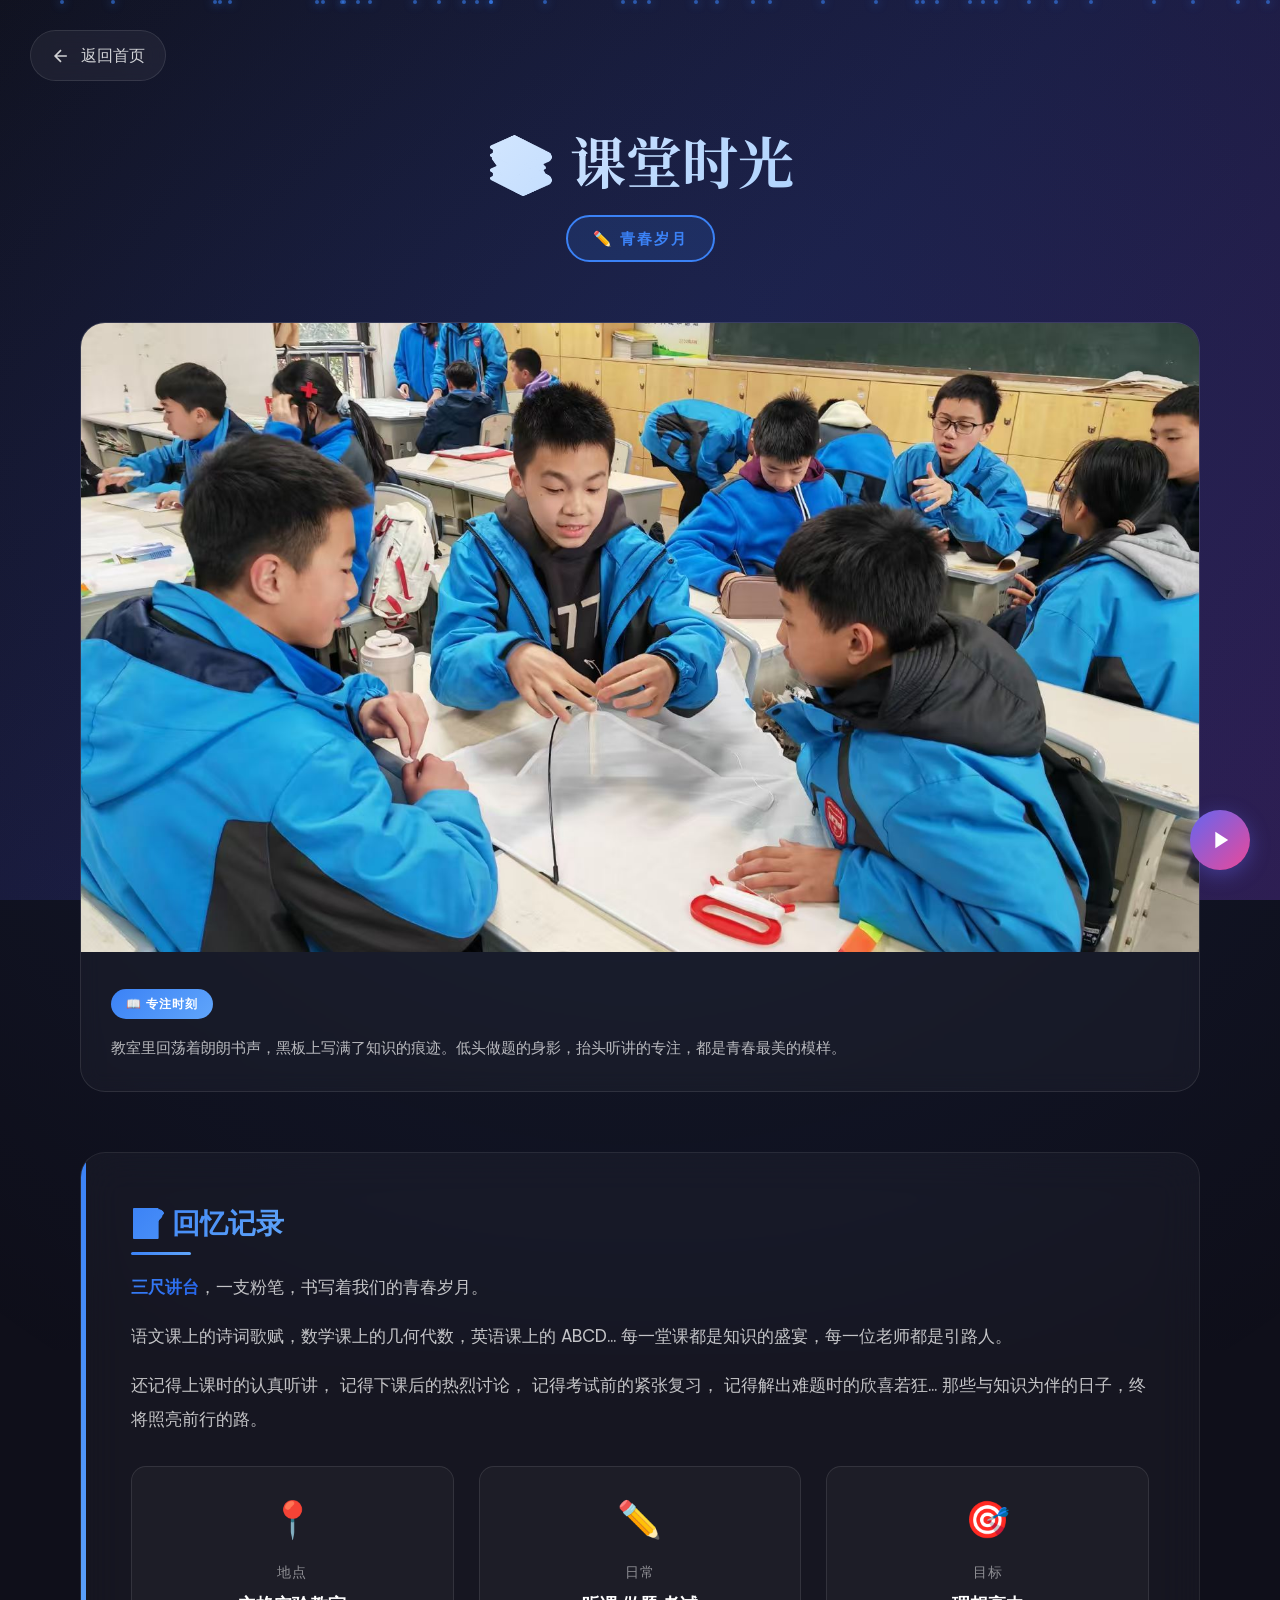
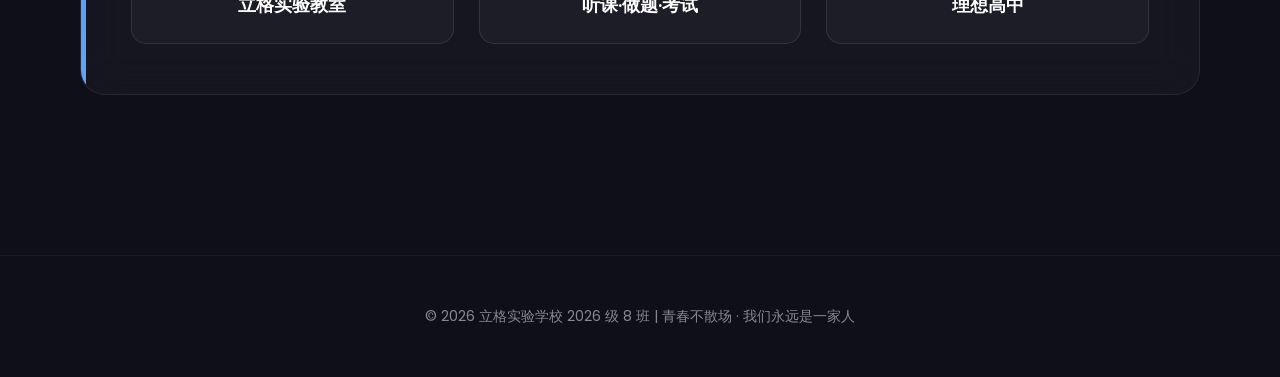
<file: photos-class.html>
<!DOCTYPE html>
<html lang="zh-CN">
<head>
    <meta charset="UTF-8">
    <meta name="viewport" content="width=device-width, initial-scale=1.0">
    <title>课堂时光 - 班级回忆录</title>
    <link href="https://fonts.googleapis.com/css2?family=Noto+Serif+SC:wght@400;700&family=Poppins:wght@300;400;600&display=swap" rel="stylesheet">
    <style>
        * { margin: 0; padding: 0; box-sizing: border-box; }
        :root { --primary: #3b82f6; --secondary: #60a5fa; --accent: #2563eb; }
        html { scroll-behavior: smooth; }
        body { font-family: 'Poppins', 'Microsoft YaHei', sans-serif; background: #0f0f1a; color: #fff; min-height: 100vh; overflow-x: hidden; }
        .bg-animation { position: fixed; top: 0; left: 0; width: 100%; height: 100%; z-index: -1; background: linear-gradient(135deg, #0f0f1a 0%, #1a1a3e 50%, #2d1b4e 100%); }
        .bg-animation::before { content: ''; position: absolute; top: -50%; left: -50%; width: 200%; height: 200%; background: radial-gradient(circle, rgba(59,130,246,0.1) 0%, transparent 70%); animation: rotate 30s linear infinite; }
        @keyframes rotate { 0% { transform: rotate(0deg); } 100% { transform: rotate(360deg); } }
        .particles { position: fixed; top: 0; left: 0; width: 100%; height: 100%; z-index: -1; overflow: hidden; pointer-events: none; }
        .particle { position: absolute; width: 4px; height: 4px; background: rgba(59,130,246,0.6); border-radius: 50%; animation: float 15s infinite; box-shadow: 0 0 10px rgba(59,130,246,0.8); }
        @keyframes float { 0%, 100% { transform: translateY(100vh) rotate(0deg); opacity: 0; } 10% { opacity: 1; } 90% { opacity: 1; } 100% { transform: translateY(-100vh) rotate(720deg); opacity: 0; } }
        .back-btn { position: fixed; top: 30px; left: 30px; z-index: 1000; display: flex; align-items: center; gap: 10px; color: rgba(255,255,255,0.8); text-decoration: none; font-size: 16px; padding: 12px 20px; background: rgba(255,255,255,0.05); border-radius: 30px; backdrop-filter: blur(10px); border: 1px solid rgba(255,255,255,0.1); transition: all 0.4s; }
        .back-btn:hover { background: rgba(255,255,255,0.15); transform: translateX(-8px); border-color: var(--primary); box-shadow: 0 10px 30px rgba(59,130,246,0.3); }
        .back-btn svg { width: 20px; height: 20px; transition: transform 0.4s; }
        .back-btn:hover svg { transform: translateX(-3px); }
        .container { max-width: 1200px; margin: 0 auto; padding: 120px 40px 60px; }
        .photo-showcase { text-align: center; margin-bottom: 60px; opacity: 0; transform: translateY(50px); animation: fadeInUp 1s ease 0.2s forwards; }
        @keyframes fadeInUp { to { opacity: 1; transform: translateY(0); } }
        .photo-title { font-family: 'Noto Serif SC', serif; font-size: clamp(32px, 6vw, 56px); font-weight: 700; margin-bottom: 15px; background: linear-gradient(135deg, #fff 0%, #bfdbfe 50%, #93c5fd 100%); -webkit-background-clip: text; -webkit-text-fill-color: transparent; background-clip: text; animation: titleGlow 3s ease-in-out infinite; }
        @keyframes titleGlow { 0%, 100% { filter: drop-shadow(0 0 20px rgba(59,130,246,0.5)); } 50% { filter: drop-shadow(0 0 40px rgba(59,130,246,0.8)); } }
        .photo-status { display: inline-block; padding: 10px 25px; background: rgba(59,130,246,0.15); border: 2px solid var(--primary); border-radius: 30px; color: var(--primary); font-size: 15px; letter-spacing: 2px; font-weight: 600; animation: pulse 2s infinite; }
        @keyframes pulse { 0%, 100% { box-shadow: 0 0 0 0 rgba(59,130,246,0.4); } 50% { box-shadow: 0 0 0 15px rgba(59,130,246,0); } }
        .photo-grid { display: grid; grid-template-columns: repeat(auto-fit, minmax(500px, 1fr)); gap: 30px; margin-bottom: 60px; }
        @media (max-width: 768px) { .photo-grid { grid-template-columns: 1fr; } }
        .photo-card { background: rgba(255,255,255,0.03); border: 1px solid rgba(255,255,255,0.1); border-radius: 25px; overflow: hidden; backdrop-filter: blur(10px); transition: all 0.5s; opacity: 0; transform: translateY(40px); }
        .photo-card:nth-child(1) { animation: fadeInUp 1s ease 0.4s forwards; }
        .photo-card:nth-child(2) { animation: fadeInUp 1s ease 0.6s forwards; }
        .photo-card:hover { transform: translateY(-10px); box-shadow: 0 30px 60px rgba(59,130,246,0.4); border-color: var(--primary); }
        .photo-card img { width: 100%; aspect-ratio: 16/9; object-fit: cover; transition: transform 0.8s; }
        .photo-card:hover img { transform: scale(1.1); }
        .photo-info { padding: 30px; }
        .photo-label { display: inline-block; padding: 6px 15px; background: linear-gradient(135deg, var(--primary), var(--secondary)); border-radius: 20px; font-size: 12px; font-weight: 600; letter-spacing: 1px; margin-bottom: 15px; }
        .photo-desc { color: rgba(255,255,255,0.7); line-height: 1.8; font-size: 15px; }
        .description { background: rgba(255,255,255,0.03); border: 1px solid rgba(255,255,255,0.08); border-radius: 25px; padding: 50px; margin-bottom: 40px; backdrop-filter: blur(20px); opacity: 0; transform: translateY(40px); animation: fadeInUp 1s ease 0.8s forwards; transition: all 0.4s; position: relative; overflow: hidden; }
        .description::before { content: ''; position: absolute; top: 0; left: 0; width: 5px; height: 100%; background: linear-gradient(180deg, var(--primary), var(--secondary)); }
        .description:hover { background: rgba(255,255,255,0.06); transform: translateY(-5px); box-shadow: 0 20px 50px rgba(59,130,246,0.2); }
        .description h2 { font-size: 28px; margin-bottom: 25px; background: linear-gradient(135deg, var(--primary), var(--secondary)); -webkit-background-clip: text; -webkit-text-fill-color: transparent; background-clip: text; display: inline-block; position: relative; }
        .description h2::after { content: ''; position: absolute; bottom: -10px; left: 0; width: 60px; height: 3px; background: linear-gradient(90deg, var(--primary), var(--secondary)); border-radius: 3px; }
        .description p { color: rgba(255,255,255,0.75); line-height: 2; font-size: 17px; margin-bottom: 15px; }
        .highlight { display: inline-block; background: linear-gradient(135deg, var(--primary), var(--accent)); -webkit-background-clip: text; -webkit-text-fill-color: transparent; background-clip: text; font-weight: 600; animation: highlightPulse 2s infinite; }
        @keyframes highlightPulse { 0%, 100% { opacity: 1; } 50% { opacity: 0.7; } }
        .info-grid { display: grid; grid-template-columns: repeat(auto-fit, minmax(200px, 1fr)); gap: 25px; margin-top: 30px; }
        .info-card { background: rgba(255,255,255,0.03); border: 1px solid rgba(255,255,255,0.1); border-radius: 15px; padding: 25px; text-align: center; transition: all 0.4s; opacity: 0; transform: translateY(30px); }
        .info-card:nth-child(1) { animation: fadeInUp 0.8s ease 0.9s forwards; }
        .info-card:nth-child(2) { animation: fadeInUp 0.8s ease 1s forwards; }
        .info-card:nth-child(3) { animation: fadeInUp 0.8s ease 1.1s forwards; }
        .info-card:hover { background: rgba(255,255,255,0.08); transform: translateY(-8px); border-color: var(--primary); box-shadow: 0 15px 40px rgba(59,130,246,0.3); }
        .info-icon { font-size: 36px; margin-bottom: 15px; animation: bounce 2s infinite; }
        @keyframes bounce { 0%, 100% { transform: translateY(0); } 50% { transform: translateY(-8px); } }
        .info-label { font-size: 14px; color: rgba(255,255,255,0.5); margin-bottom: 8px; text-transform: uppercase; letter-spacing: 1px; }
        .info-value { font-size: 18px; font-weight: 600; color: #fff; }
        footer { text-align: center; padding: 50px 40px; color: rgba(255,255,255,0.5); border-top: 1px solid rgba(255,255,255,0.05); margin-top: 60px; }
        footer p { font-size: 14px; }
        .progress-bar { position: fixed; top: 0; left: 0; height: 4px; background: linear-gradient(90deg, var(--primary), var(--secondary), var(--accent)); z-index: 9999; transition: width 0.1s; }
        @media (max-width: 768px) { .container { padding: 100px 20px 40px; } .back-btn { top: 20px; left: 20px; padding: 10px 15px; font-size: 14px; } .description { padding: 30px 20px; } }
    </style>
</head>
<body>
    <div class="bg-animation"></div>
    <div class="particles" id="particles"></div>
    <div class="progress-bar" id="progress-bar"></div>
    
    <a href="index.html" class="back-btn">
        <svg viewBox="0 0 24 24" fill="none" stroke="currentColor" stroke-width="2">
            <path d="M19 12H5M12 19l-7-7 7-7"/>
        </svg>
        返回首页
    </a>
    
    <div class="container">
        <div class="photo-showcase">
            <h1 class="photo-title">📚 课堂时光</h1>
            <span class="photo-status">✏️ 青春岁月</span>
        </div>
        
        <!-- 照片网格 -->
        <div class="photo-grid">
            <div class="photo-card">
                <img src="images/class-time.jpg" alt="课堂时光">
                <div class="photo-info">
                    <span class="photo-label">📖 专注时刻</span>
                    <p class="photo-desc">教室里回荡着朗朗书声，黑板上写满了知识的痕迹。低头做题的身影，抬头听讲的专注，都是青春最美的模样。</p>
                </div>
            </div>
        </div>
        
        <div class="description">
            <h2>📝 回忆记录</h2>
            <p>
                <span class="highlight">三尺讲台</span>，一支粉笔，书写着我们的青春岁月。
            </p>
            <p>
                语文课上的诗词歌赋，数学课上的几何代数，英语课上的 ABCD...
                每一堂课都是知识的盛宴，每一位老师都是引路人。
            </p>
            <p>
                还记得上课时的认真听讲，
                记得下课后的热烈讨论，
                记得考试前的紧张复习，
                记得解出难题时的欣喜若狂...
                那些与知识为伴的日子，终将照亮前行的路。
            </p>
            
            <div class="info-grid">
                <div class="info-card">
                    <div class="info-icon">📍</div>
                    <div class="info-label">地点</div>
                    <div class="info-value">立格实验教室</div>
                </div>
                <div class="info-card">
                    <div class="info-icon">✏️</div>
                    <div class="info-label">日常</div>
                    <div class="info-value">听课·做题·考试</div>
                </div>
                <div class="info-card">
                    <div class="info-icon">🎯</div>
                    <div class="info-label">目标</div>
                    <div class="info-value">理想高中</div>
                </div>
            </div>
        </div>
    </div>
    
    <footer>
        <p>© 2026 立格实验学校 2026 级 8 班 | 青春不散场 · 我们永远是一家人</p>
    </footer>
    
    <script>
        function createParticles() {
            const container = document.getElementById('particles');
            for (let i = 0; i < 40; i++) {
                const particle = document.createElement('div');
                particle.className = 'particle';
                particle.style.left = Math.random() * 100 + '%';
                particle.style.animationDelay = Math.random() * 15 + 's';
                particle.style.animationDuration = (Math.random() * 10 + 10) + 's';
                container.appendChild(particle);
            }
        }
        createParticles();
        
        window.addEventListener('scroll', () => {
            const progressBar = document.getElementById('progress-bar');
            const scrollTop = window.scrollY;
            const docHeight = document.documentElement.scrollHeight - window.innerHeight;
            const scrollPercent = (scrollTop / docHeight) * 100;
            progressBar.style.width = scrollPercent + '%';
        });
    </script>

    <!-- 音乐播放器 -->
    <link rel="stylesheet" href="css/music-player.css">
    <script src="js/music-player.js"></script>
</body>
</html>
</file>
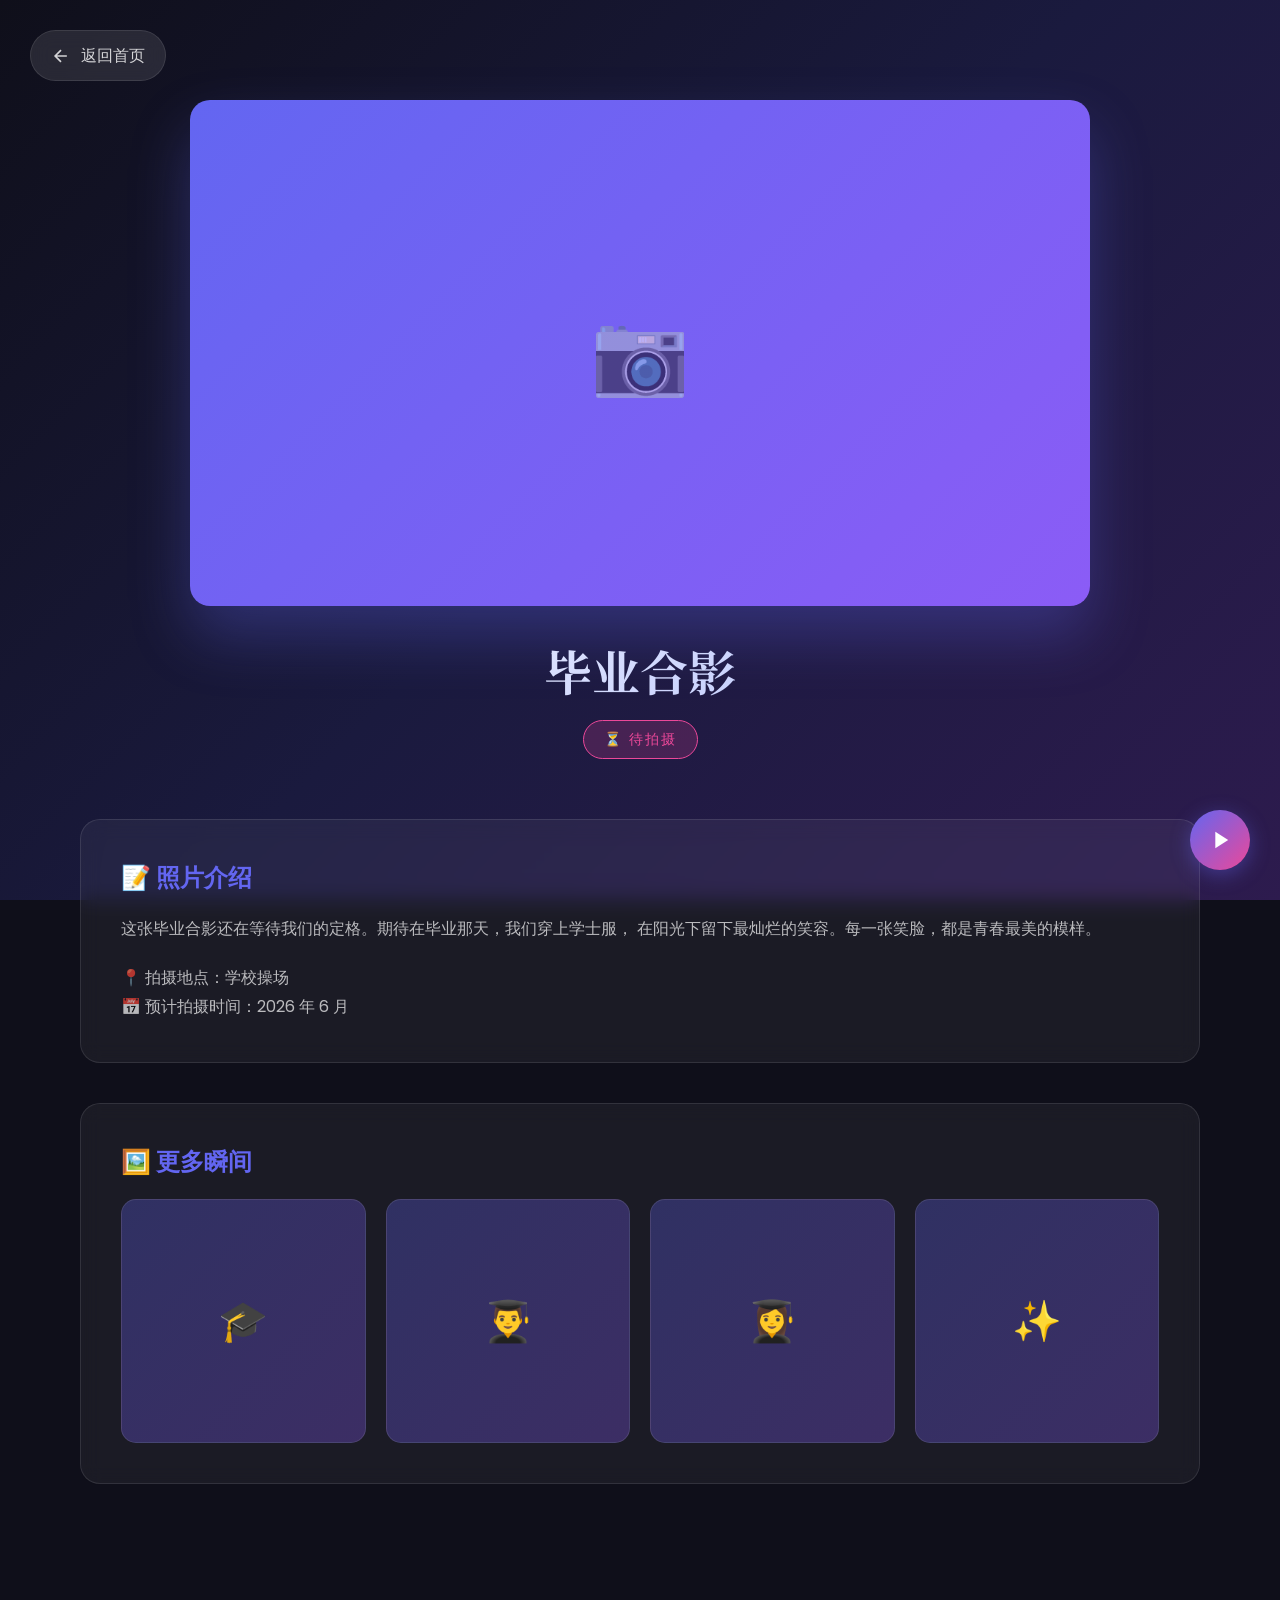
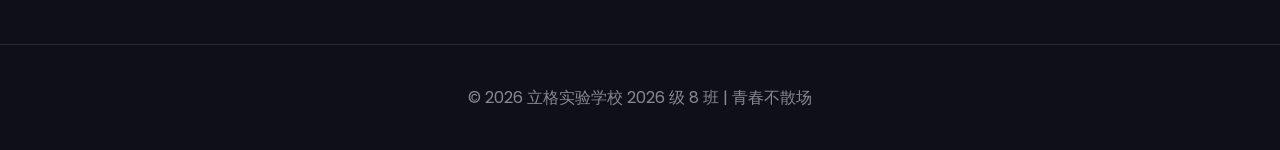
<file: photos-graduation.html>
<!DOCTYPE html>
<html lang="zh-CN">
<head>
    <meta charset="UTF-8">
    <meta name="viewport" content="width=device-width, initial-scale=1.0">
    <title>毕业合影 - 班级回忆录</title>
    <link href="https://fonts.googleapis.com/css2?family=Noto+Serif+SC:wght@400;700&family=Poppins:wght@300;400;600&display=swap" rel="stylesheet">
    <style>
        * {
            margin: 0;
            padding: 0;
            box-sizing: border-box;
        }
        
        :root {
            --primary: #6366f1;
            --secondary: #8b5cf6;
            --accent: #ec4899;
            --dark: #1e1b4b;
            --light: #f8fafc;
        }
        
        body {
            font-family: 'Poppins', 'Microsoft YaHei', sans-serif;
            background: #0f0f1a;
            color: #fff;
            min-height: 100vh;
        }
        
        .bg-animation {
            position: fixed;
            top: 0;
            left: 0;
            width: 100%;
            height: 100%;
            z-index: -1;
            background: linear-gradient(135deg, #0f0f1a 0%, #1a1a3e 50%, #2d1b4e 100%);
        }
        
        /* 返回按钮 */
        .back-btn {
            position: fixed;
            top: 30px;
            left: 30px;
            z-index: 1000;
            display: flex;
            align-items: center;
            gap: 10px;
            color: rgba(255,255,255,0.8);
            text-decoration: none;
            font-size: 16px;
            padding: 12px 20px;
            background: rgba(255,255,255,0.1);
            border-radius: 30px;
            backdrop-filter: blur(10px);
            border: 1px solid rgba(255,255,255,0.1);
            transition: all 0.3s;
        }
        
        .back-btn:hover {
            background: rgba(255,255,255,0.2);
            transform: translateX(-5px);
        }
        
        .back-btn svg {
            width: 20px;
            height: 20px;
        }
        
        /* 主容器 */
        .container {
            max-width: 1200px;
            margin: 0 auto;
            padding: 100px 40px 60px;
        }
        
        /* 照片展示区 */
        .photo-showcase {
            text-align: center;
            margin-bottom: 60px;
        }
        
        .photo-main {
            width: 100%;
            max-width: 900px;
            aspect-ratio: 16/9;
            background: linear-gradient(135deg, var(--primary), var(--secondary));
            border-radius: 20px;
            margin: 0 auto 30px;
            display: flex;
            align-items: center;
            justify-content: center;
            overflow: hidden;
            box-shadow: 0 30px 60px rgba(99,102,241,0.3);
        }
        
        .photo-placeholder {
            font-size: 80px;
            opacity: 0.5;
        }
        
        .photo-title {
            font-family: 'Noto Serif SC', serif;
            font-size: clamp(28px, 5vw, 48px);
            margin-bottom: 15px;
            background: linear-gradient(135deg, #fff, #a5b4fc);
            -webkit-background-clip: text;
            -webkit-text-fill-color: transparent;
            background-clip: text;
        }
        
        .photo-status {
            display: inline-block;
            padding: 8px 20px;
            background: rgba(236,72,153,0.2);
            border: 1px solid var(--accent);
            border-radius: 20px;
            color: var(--accent);
            font-size: 14px;
            letter-spacing: 2px;
        }
        
        /* 描述区域 */
        .description {
            background: rgba(255,255,255,0.05);
            border: 1px solid rgba(255,255,255,0.1);
            border-radius: 20px;
            padding: 40px;
            margin-bottom: 40px;
            backdrop-filter: blur(10px);
        }
        
        .description h2 {
            font-size: 24px;
            margin-bottom: 20px;
            color: var(--primary);
        }
        
        .description p {
            color: rgba(255,255,255,0.7);
            line-height: 1.8;
            font-size: 16px;
        }
        
        /* 照片网格 */
        .photo-grid {
            display: grid;
            grid-template-columns: repeat(auto-fit, minmax(200px, 1fr));
            gap: 20px;
        }
        
        .photo-thumb {
            aspect-ratio: 1;
            background: linear-gradient(135deg, rgba(99,102,241,0.3), rgba(139,92,246,0.3));
            border-radius: 15px;
            display: flex;
            align-items: center;
            justify-content: center;
            font-size: 40px;
            cursor: pointer;
            transition: all 0.3s;
            border: 1px solid rgba(255,255,255,0.1);
        }
        
        .photo-thumb:hover {
            transform: scale(1.05);
            border-color: var(--primary);
        }
        
        /* 页脚 */
        footer {
            text-align: center;
            padding: 40px;
            color: rgba(255,255,255,0.5);
            border-top: 1px solid rgba(255,255,255,0.1);
            margin-top: 60px;
        }
        
        @media (max-width: 768px) {
            .container {
                padding: 80px 20px 40px;
            }
            
            .back-btn {
                top: 20px;
                left: 20px;
            }
        }
    </style>
</head>
<body>
    <div class="bg-animation"></div>
    
    <a href="index.html" class="back-btn">
        <svg viewBox="0 0 24 24" fill="none" stroke="currentColor" stroke-width="2">
            <path d="M19 12H5M12 19l-7-7 7-7"/>
        </svg>
        返回首页
    </a>
    
    <div class="container">
        <div class="photo-showcase">
            <div class="photo-main">
                <div class="photo-placeholder">📷</div>
            </div>
            <h1 class="photo-title">毕业合影</h1>
            <span class="photo-status">⏳ 待拍摄</span>
        </div>
        
        <div class="description">
            <h2>📝 照片介绍</h2>
            <p>
                这张毕业合影还在等待我们的定格。期待在毕业那天，我们穿上学士服，
                在阳光下留下最灿烂的笑容。每一张笑脸，都是青春最美的模样。
            </p>
            <p style="margin-top: 20px;">
                📍 拍摄地点：学校操场<br>
                📅 预计拍摄时间：2026 年 6 月
            </p>
        </div>
        
        <div class="description">
            <h2>🖼️ 更多瞬间</h2>
            <div class="photo-grid">
                <div class="photo-thumb">🎓</div>
                <div class="photo-thumb">👨‍🎓</div>
                <div class="photo-thumb">👩‍🎓</div>
                <div class="photo-thumb">✨</div>
            </div>
        </div>
    </div>
    
    <footer>
        <p>© 2026 立格实验学校 2026 级 8 班 | 青春不散场</p>
    </footer>

    <!-- 音乐播放器 -->
    <link rel="stylesheet" href="css/music-player.css">
    <script src="js/music-player.js"></script>
</body>
</html>
</file>
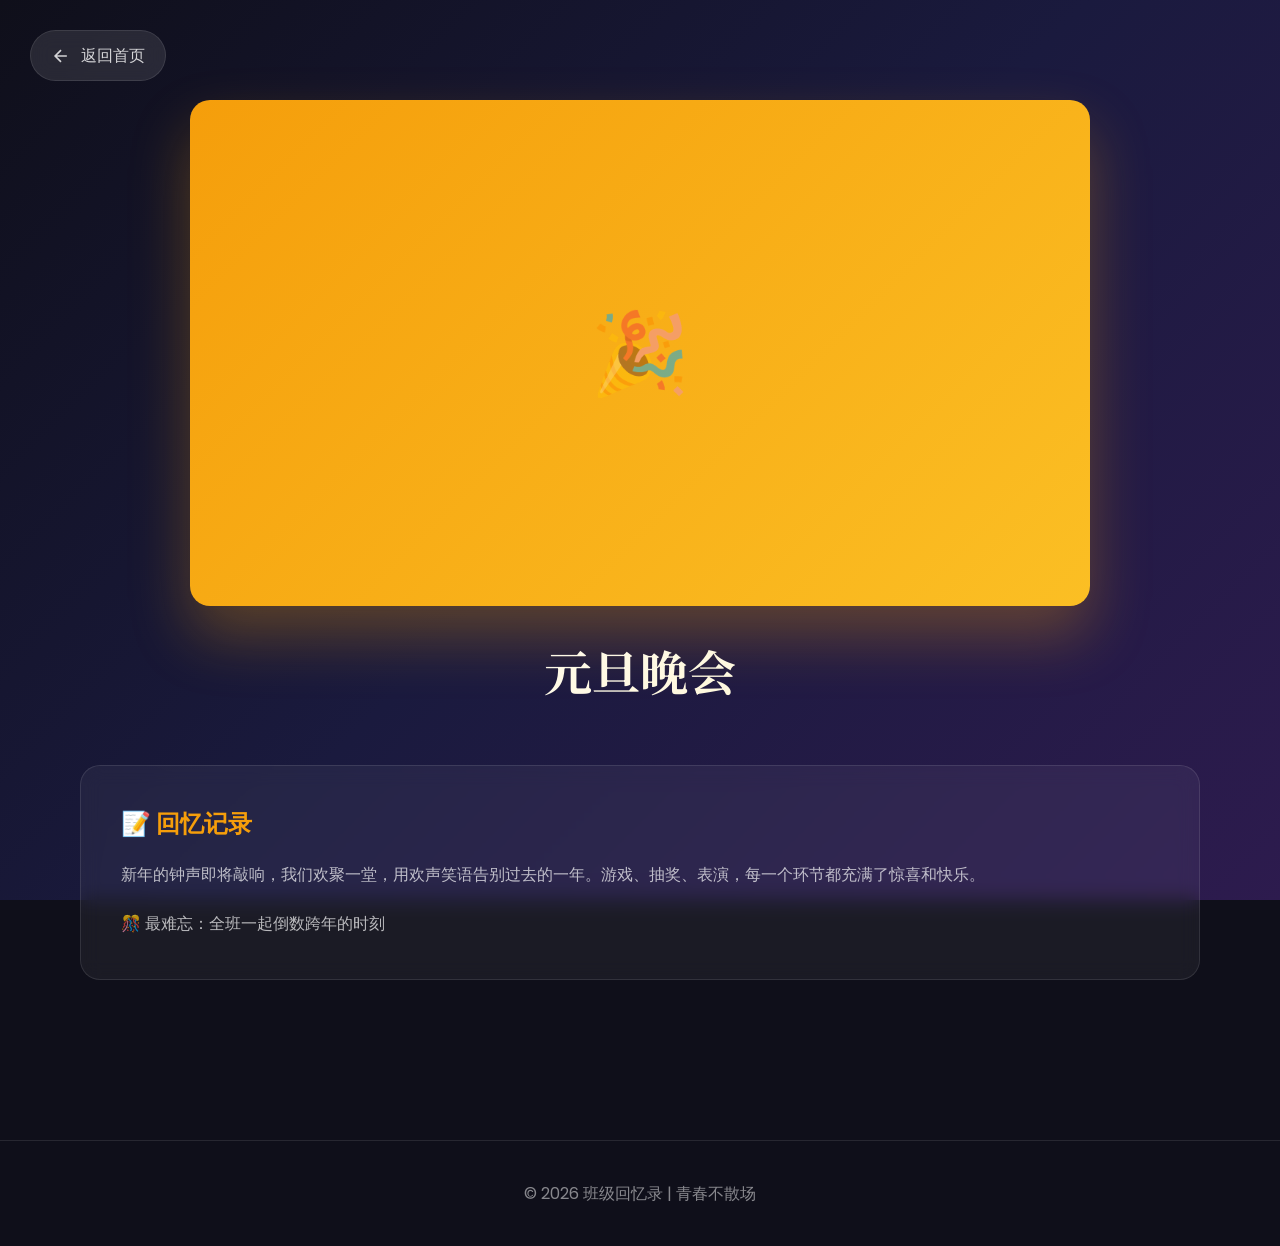
<file: photos-party.html>
<!DOCTYPE html>
<html lang="zh-CN">
<head>
    <meta charset="UTF-8">
    <meta name="viewport" content="width=device-width, initial-scale=1.0">
    <title>元旦晚会 - 班级回忆录</title>
    <link href="https://fonts.googleapis.com/css2?family=Noto+Serif+SC:wght@400;700&family=Poppins:wght@300;400;600&display=swap" rel="stylesheet">
    <style>
        * { margin: 0; padding: 0; box-sizing: border-box; }
        :root { --primary: #f59e0b; --secondary: #fbbf24; --accent: #ec4899; }
        body { font-family: 'Poppins', 'Microsoft YaHei', sans-serif; background: #0f0f1a; color: #fff; min-height: 100vh; }
        .bg-animation { position: fixed; top: 0; left: 0; width: 100%; height: 100%; z-index: -1; background: linear-gradient(135deg, #0f0f1a 0%, #1a1a3e 50%, #2d1b4e 100%); }
        .back-btn { position: fixed; top: 30px; left: 30px; z-index: 1000; display: flex; align-items: center; gap: 10px; color: rgba(255,255,255,0.8); text-decoration: none; font-size: 16px; padding: 12px 20px; background: rgba(255,255,255,0.1); border-radius: 30px; backdrop-filter: blur(10px); border: 1px solid rgba(255,255,255,0.1); transition: all 0.3s; }
        .back-btn:hover { background: rgba(255,255,255,0.2); transform: translateX(-5px); }
        .back-btn svg { width: 20px; height: 20px; }
        .container { max-width: 1200px; margin: 0 auto; padding: 100px 40px 60px; }
        .photo-showcase { text-align: center; margin-bottom: 60px; }
        .photo-main { width: 100%; max-width: 900px; aspect-ratio: 16/9; background: linear-gradient(135deg, #f59e0b, #fbbf24); border-radius: 20px; margin: 0 auto 30px; display: flex; align-items: center; justify-content: center; overflow: hidden; box-shadow: 0 30px 60px rgba(245,158,11,0.3); }
        .photo-placeholder { font-size: 80px; opacity: 0.5; }
        .photo-title { font-family: 'Noto Serif SC', serif; font-size: clamp(28px, 5vw, 48px); margin-bottom: 15px; background: linear-gradient(135deg, #fff, #fef3c7); -webkit-background-clip: text; -webkit-text-fill-color: transparent; background-clip: text; }
        .description { background: rgba(255,255,255,0.05); border: 1px solid rgba(255,255,255,0.1); border-radius: 20px; padding: 40px; margin-bottom: 40px; backdrop-filter: blur(10px); }
        .description h2 { font-size: 24px; margin-bottom: 20px; color: var(--primary); }
        .description p { color: rgba(255,255,255,0.7); line-height: 1.8; font-size: 16px; }
        footer { text-align: center; padding: 40px; color: rgba(255,255,255,0.5); border-top: 1px solid rgba(255,255,255,0.1); margin-top: 60px; }
        @media (max-width: 768px) { .container { padding: 80px 20px 40px; } .back-btn { top: 20px; left: 20px; } }
    </style>
</head>
<body>
    <div class="bg-animation"></div>
    <a href="index.html" class="back-btn">
        <svg viewBox="0 0 24 24" fill="none" stroke="currentColor" stroke-width="2"><path d="M19 12H5M12 19l-7-7 7-7"/></svg>
        返回首页
    </a>
    <div class="container">
        <div class="photo-showcase">
            <div class="photo-main"><div class="photo-placeholder">🎉</div></div>
            <h1 class="photo-title">元旦晚会</h1>
        </div>
        <div class="description">
            <h2>📝 回忆记录</h2>
            <p>新年的钟声即将敲响，我们欢聚一堂，用欢声笑语告别过去的一年。游戏、抽奖、表演，每一个环节都充满了惊喜和快乐。</p>
            <p style="margin-top: 20px;">🎊 最难忘：全班一起倒数跨年的时刻</p>
        </div>
    </div>
    <footer><p>© 2026 班级回忆录 | 青春不散场</p></footer>
</body>
</html>
</file>
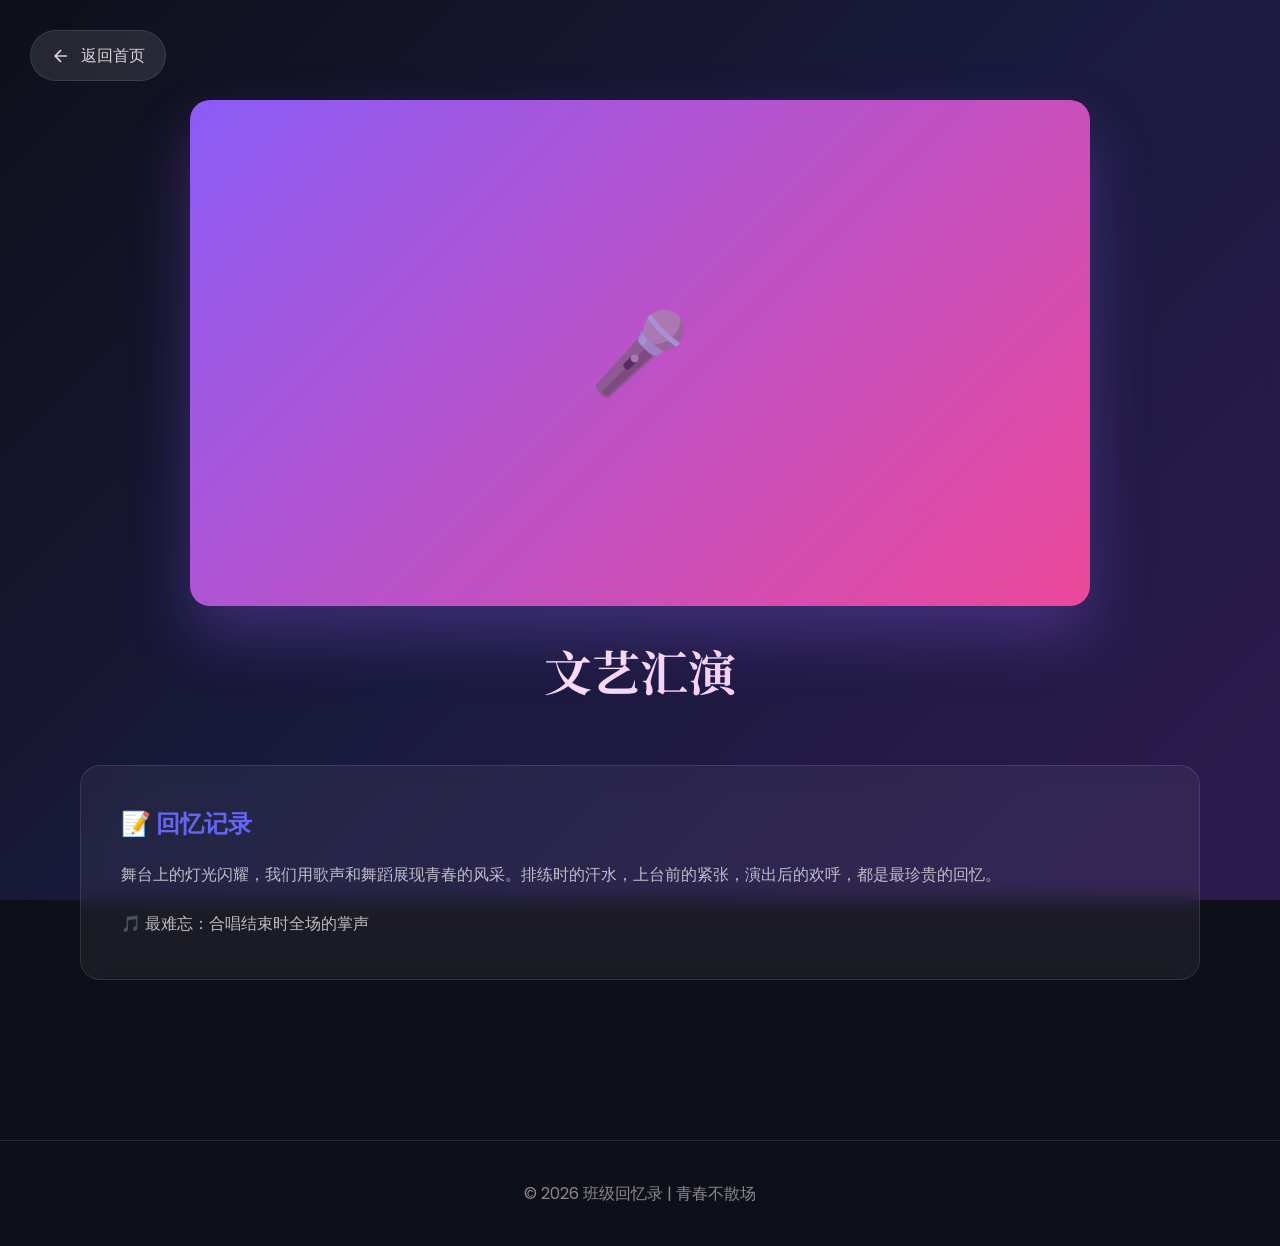
<file: photos-performance.html>
<!DOCTYPE html>
<html lang="zh-CN">
<head>
    <meta charset="UTF-8">
    <meta name="viewport" content="width=device-width, initial-scale=1.0">
    <title>文艺汇演 - 班级回忆录</title>
    <link href="https://fonts.googleapis.com/css2?family=Noto+Serif+SC:wght@400;700&family=Poppins:wght@300;400;600&display=swap" rel="stylesheet">
    <style>
        * { margin: 0; padding: 0; box-sizing: border-box; }
        :root { --primary: #6366f1; --secondary: #8b5cf6; --accent: #ec4899; }
        body { font-family: 'Poppins', 'Microsoft YaHei', sans-serif; background: #0f0f1a; color: #fff; min-height: 100vh; }
        .bg-animation { position: fixed; top: 0; left: 0; width: 100%; height: 100%; z-index: -1; background: linear-gradient(135deg, #0f0f1a 0%, #1a1a3e 50%, #2d1b4e 100%); }
        .back-btn { position: fixed; top: 30px; left: 30px; z-index: 1000; display: flex; align-items: center; gap: 10px; color: rgba(255,255,255,0.8); text-decoration: none; font-size: 16px; padding: 12px 20px; background: rgba(255,255,255,0.1); border-radius: 30px; backdrop-filter: blur(10px); border: 1px solid rgba(255,255,255,0.1); transition: all 0.3s; }
        .back-btn:hover { background: rgba(255,255,255,0.2); transform: translateX(-5px); }
        .back-btn svg { width: 20px; height: 20px; }
        .container { max-width: 1200px; margin: 0 auto; padding: 100px 40px 60px; }
        .photo-showcase { text-align: center; margin-bottom: 60px; }
        .photo-main { width: 100%; max-width: 900px; aspect-ratio: 16/9; background: linear-gradient(135deg, #8b5cf6, #ec4899); border-radius: 20px; margin: 0 auto 30px; display: flex; align-items: center; justify-content: center; overflow: hidden; box-shadow: 0 30px 60px rgba(139,92,246,0.3); }
        .photo-placeholder { font-size: 80px; opacity: 0.5; }
        .photo-title { font-family: 'Noto Serif SC', serif; font-size: clamp(28px, 5vw, 48px); margin-bottom: 15px; background: linear-gradient(135deg, #fff, #f0abfc); -webkit-background-clip: text; -webkit-text-fill-color: transparent; background-clip: text; }
        .description { background: rgba(255,255,255,0.05); border: 1px solid rgba(255,255,255,0.1); border-radius: 20px; padding: 40px; margin-bottom: 40px; backdrop-filter: blur(10px); }
        .description h2 { font-size: 24px; margin-bottom: 20px; color: var(--primary); }
        .description p { color: rgba(255,255,255,0.7); line-height: 1.8; font-size: 16px; }
        footer { text-align: center; padding: 40px; color: rgba(255,255,255,0.5); border-top: 1px solid rgba(255,255,255,0.1); margin-top: 60px; }
        @media (max-width: 768px) { .container { padding: 80px 20px 40px; } .back-btn { top: 20px; left: 20px; } }
    </style>
</head>
<body>
    <div class="bg-animation"></div>
    <a href="index.html" class="back-btn">
        <svg viewBox="0 0 24 24" fill="none" stroke="currentColor" stroke-width="2"><path d="M19 12H5M12 19l-7-7 7-7"/></svg>
        返回首页
    </a>
    <div class="container">
        <div class="photo-showcase">
            <div class="photo-main"><div class="photo-placeholder">🎤</div></div>
            <h1 class="photo-title">文艺汇演</h1>
        </div>
        <div class="description">
            <h2>📝 回忆记录</h2>
            <p>舞台上的灯光闪耀，我们用歌声和舞蹈展现青春的风采。排练时的汗水，上台前的紧张，演出后的欢呼，都是最珍贵的回忆。</p>
            <p style="margin-top: 20px;">🎵 最难忘：合唱结束时全场的掌声</p>
        </div>
    </div>
    <footer><p>© 2026 班级回忆录 | 青春不散场</p></footer>
</body>
</html>
</file>
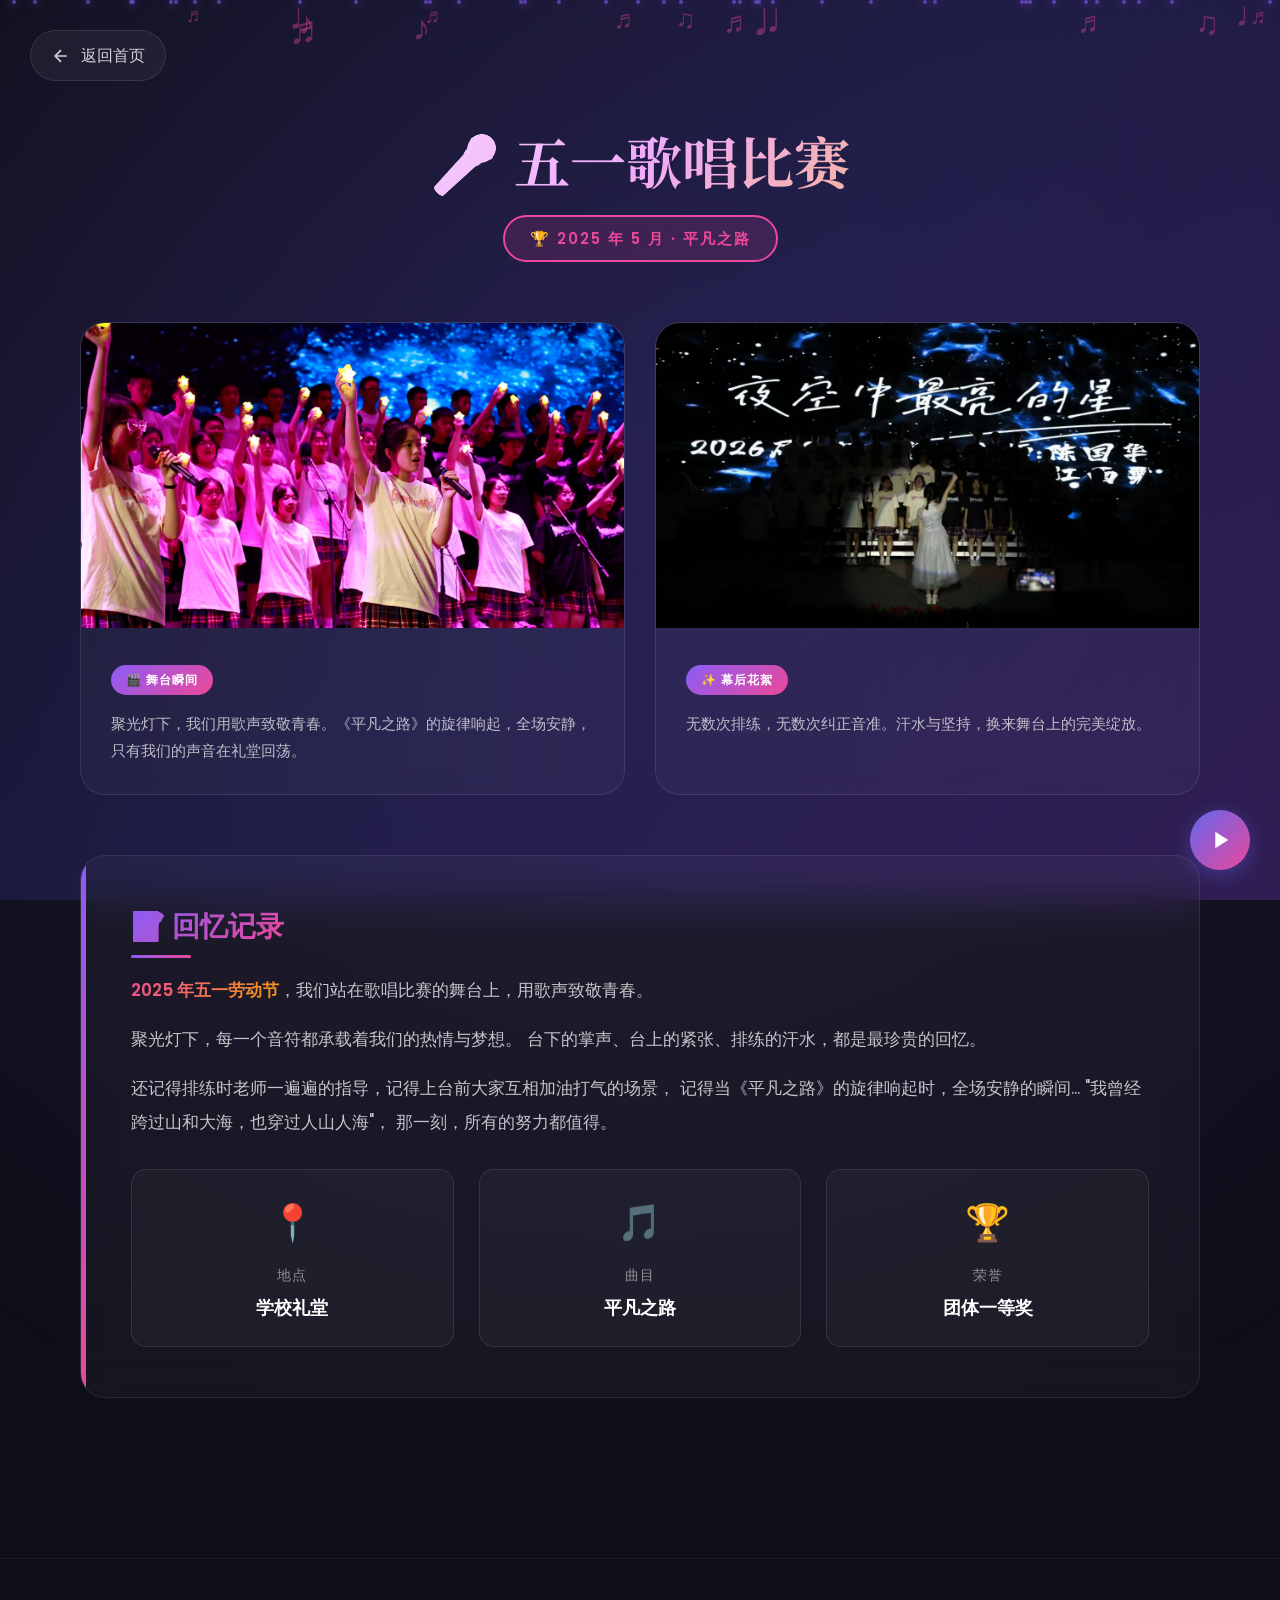
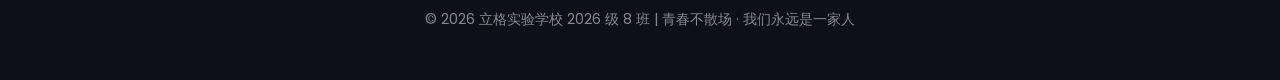
<file: photos-singing.html>
<!DOCTYPE html>
<html lang="zh-CN">
<head>
    <meta charset="UTF-8">
    <meta name="viewport" content="width=device-width, initial-scale=1.0">
    <title>五一歌唱比赛 - 班级回忆录</title>
    <link href="https://fonts.googleapis.com/css2?family=Noto+Serif+SC:wght@400;700&family=Poppins:wght@300;400;600&display=swap" rel="stylesheet">
    <style>
        * { margin: 0; padding: 0; box-sizing: border-box; }
        :root { --primary: #8b5cf6; --secondary: #ec4899; --accent: #f59e0b; --dark: #1e1b4b; }
        html { scroll-behavior: smooth; }
        body { font-family: 'Poppins', 'Microsoft YaHei', sans-serif; background: #0f0f1a; color: #fff; min-height: 100vh; overflow-x: hidden; }
        .bg-animation { position: fixed; top: 0; left: 0; width: 100%; height: 100%; z-index: -1; background: linear-gradient(135deg, #0f0f1a 0%, #1a1a3e 50%, #2d1b4e 100%); }
        .bg-animation::before { content: ''; position: absolute; top: -50%; left: -50%; width: 200%; height: 200%; background: radial-gradient(circle, rgba(139,92,246,0.1) 0%, transparent 70%); animation: rotate 30s linear infinite; }
        @keyframes rotate { 0% { transform: rotate(0deg); } 100% { transform: rotate(360deg); } }
        .particles { position: fixed; top: 0; left: 0; width: 100%; height: 100%; z-index: -1; overflow: hidden; pointer-events: none; }
        .particle { position: absolute; width: 4px; height: 4px; background: rgba(139,92,246,0.6); border-radius: 50%; animation: float 15s infinite; box-shadow: 0 0 10px rgba(139,92,246,0.8); }
        @keyframes float { 0%, 100% { transform: translateY(100vh) rotate(0deg); opacity: 0; } 10% { opacity: 1; } 90% { opacity: 1; } 100% { transform: translateY(-100vh) rotate(720deg); opacity: 0; } }
        .music-notes { position: fixed; top: 0; left: 0; width: 100%; height: 100%; z-index: -1; overflow: hidden; pointer-events: none; }
        .note { position: absolute; font-size: 24px; color: rgba(236,72,153,0.4); animation: musicFloat 8s infinite; }
        @keyframes musicFloat { 0% { transform: translateY(100vh) rotate(0deg) scale(0.5); opacity: 0; } 20% { opacity: 1; } 80% { opacity: 1; } 100% { transform: translateY(-100px) rotate(360deg) scale(1.2); opacity: 0; } }
        .back-btn { position: fixed; top: 30px; left: 30px; z-index: 1000; display: flex; align-items: center; gap: 10px; color: rgba(255,255,255,0.8); text-decoration: none; font-size: 16px; padding: 12px 20px; background: rgba(255,255,255,0.05); border-radius: 30px; backdrop-filter: blur(10px); border: 1px solid rgba(255,255,255,0.1); transition: all 0.4s; }
        .back-btn:hover { background: rgba(255,255,255,0.15); transform: translateX(-8px); border-color: var(--primary); box-shadow: 0 10px 30px rgba(139,92,246,0.3); }
        .back-btn svg { width: 20px; height: 20px; transition: transform 0.4s; }
        .back-btn:hover svg { transform: translateX(-3px); }
        .container { max-width: 1200px; margin: 0 auto; padding: 120px 40px 60px; }
        .photo-showcase { text-align: center; margin-bottom: 60px; opacity: 0; transform: translateY(50px); animation: fadeInUp 1s ease 0.2s forwards; }
        @keyframes fadeInUp { to { opacity: 1; transform: translateY(0); } }
        .photo-title { font-family: 'Noto Serif SC', serif; font-size: clamp(32px, 6vw, 56px); font-weight: 700; margin-bottom: 15px; background: linear-gradient(135deg, #fff 0%, #f0abfc 50%, #fbbf24 100%); -webkit-background-clip: text; -webkit-text-fill-color: transparent; background-clip: text; animation: titleGlow 3s ease-in-out infinite; }
        @keyframes titleGlow { 0%, 100% { filter: drop-shadow(0 0 20px rgba(236,72,153,0.5)); } 50% { filter: drop-shadow(0 0 40px rgba(236,72,153,0.8)); } }
        .photo-status { display: inline-block; padding: 10px 25px; background: rgba(236,72,153,0.15); border: 2px solid var(--secondary); border-radius: 30px; color: var(--secondary); font-size: 15px; letter-spacing: 2px; font-weight: 600; animation: pulse 2s infinite; }
        @keyframes pulse { 0%, 100% { box-shadow: 0 0 0 0 rgba(236,72,153,0.4); } 50% { box-shadow: 0 0 0 15px rgba(236,72,153,0); } }
        
        /* 照片网格 */
        .photo-grid {
            display: grid;
            grid-template-columns: repeat(auto-fit, minmax(500px, 1fr));
            gap: 30px;
            margin-bottom: 60px;
        }
        @media (max-width: 768px) {
            .photo-grid { grid-template-columns: 1fr; }
        }
        .photo-card {
            background: rgba(255,255,255,0.03);
            border: 1px solid rgba(255,255,255,0.1);
            border-radius: 25px;
            overflow: hidden;
            backdrop-filter: blur(10px);
            transition: all 0.5s;
            opacity: 0;
            transform: translateY(40px);
        }
        .photo-card:nth-child(1) { animation: fadeInUp 1s ease 0.4s forwards; }
        .photo-card:nth-child(2) { animation: fadeInUp 1s ease 0.6s forwards; }
        .photo-card:hover {
            transform: translateY(-10px);
            box-shadow: 0 30px 60px rgba(139,92,246,0.4);
            border-color: var(--primary);
        }
        .photo-card img {
            width: 100%;
            aspect-ratio: 16/9;
            object-fit: cover;
            transition: transform 0.8s;
        }
        .photo-card:hover img {
            transform: scale(1.1);
        }
        .photo-info {
            padding: 30px;
        }
        .photo-label {
            display: inline-block;
            padding: 6px 15px;
            background: linear-gradient(135deg, var(--primary), var(--secondary));
            border-radius: 20px;
            font-size: 12px;
            font-weight: 600;
            letter-spacing: 1px;
            margin-bottom: 15px;
        }
        .photo-desc {
            color: rgba(255,255,255,0.7);
            line-height: 1.8;
            font-size: 15px;
        }
        
        .description { background: rgba(255,255,255,0.03); border: 1px solid rgba(255,255,255,0.08); border-radius: 25px; padding: 50px; margin-bottom: 40px; backdrop-filter: blur(20px); opacity: 0; transform: translateY(40px); animation: fadeInUp 1s ease 0.8s forwards; transition: all 0.4s; position: relative; overflow: hidden; }
        .description::before { content: ''; position: absolute; top: 0; left: 0; width: 5px; height: 100%; background: linear-gradient(180deg, var(--primary), var(--secondary)); }
        .description:hover { background: rgba(255,255,255,0.06); transform: translateY(-5px); box-shadow: 0 20px 50px rgba(139,92,246,0.2); }
        .description h2 { font-size: 28px; margin-bottom: 25px; background: linear-gradient(135deg, var(--primary), var(--secondary)); -webkit-background-clip: text; -webkit-text-fill-color: transparent; background-clip: text; display: inline-block; position: relative; }
        .description h2::after { content: ''; position: absolute; bottom: -10px; left: 0; width: 60px; height: 3px; background: linear-gradient(90deg, var(--primary), var(--secondary)); border-radius: 3px; }
        .description p { color: rgba(255,255,255,0.75); line-height: 2; font-size: 17px; margin-bottom: 15px; }
        .highlight { display: inline-block; background: linear-gradient(135deg, var(--secondary), var(--accent)); -webkit-background-clip: text; -webkit-text-fill-color: transparent; background-clip: text; font-weight: 600; animation: highlightPulse 2s infinite; }
        @keyframes highlightPulse { 0%, 100% { opacity: 1; } 50% { opacity: 0.7; } }
        .info-grid { display: grid; grid-template-columns: repeat(auto-fit, minmax(200px, 1fr)); gap: 25px; margin-top: 30px; }
        .info-card { background: rgba(255,255,255,0.03); border: 1px solid rgba(255,255,255,0.1); border-radius: 15px; padding: 25px; text-align: center; transition: all 0.4s; opacity: 0; transform: translateY(30px); }
        .info-card:nth-child(1) { animation: fadeInUp 0.8s ease 0.9s forwards; }
        .info-card:nth-child(2) { animation: fadeInUp 0.8s ease 1s forwards; }
        .info-card:nth-child(3) { animation: fadeInUp 0.8s ease 1.1s forwards; }
        .info-card:hover { background: rgba(255,255,255,0.08); transform: translateY(-8px); border-color: var(--primary); box-shadow: 0 15px 40px rgba(139,92,246,0.3); }
        .info-icon { font-size: 36px; margin-bottom: 15px; animation: bounce 2s infinite; }
        @keyframes bounce { 0%, 100% { transform: translateY(0); } 50% { transform: translateY(-8px); } }
        .info-label { font-size: 14px; color: rgba(255,255,255,0.5); margin-bottom: 8px; text-transform: uppercase; letter-spacing: 1px; }
        .info-value { font-size: 18px; font-weight: 600; color: #fff; }
        footer { text-align: center; padding: 50px 40px; color: rgba(255,255,255,0.5); border-top: 1px solid rgba(255,255,255,0.05); margin-top: 60px; }
        footer p { font-size: 14px; }
        .progress-bar { position: fixed; top: 0; left: 0; height: 4px; background: linear-gradient(90deg, var(--primary), var(--secondary), var(--accent)); z-index: 9999; transition: width 0.1s; }
        @media (max-width: 768px) { .container { padding: 100px 20px 40px; } .back-btn { top: 20px; left: 20px; padding: 10px 15px; font-size: 14px; } .description { padding: 30px 20px; } }
    </style>
</head>
<body>
    <div class="bg-animation"></div>
    <div class="particles" id="particles"></div>
    <div class="music-notes" id="music-notes"></div>
    <div class="progress-bar" id="progress-bar"></div>
    
    <a href="index.html" class="back-btn">
        <svg viewBox="0 0 24 24" fill="none" stroke="currentColor" stroke-width="2">
            <path d="M19 12H5M12 19l-7-7 7-7"/>
        </svg>
        返回首页
    </a>
    
    <div class="container">
        <div class="photo-showcase">
            <h1 class="photo-title">🎤 五一歌唱比赛</h1>
            <span class="photo-status">🏆 2025 年 5 月 · 平凡之路</span>
        </div>
        
        <!-- 照片网格 -->
        <div class="photo-grid">
            <div class="photo-card">
                <img src="images/singing-contest.jpg" alt="舞台表演">
                <div class="photo-info">
                    <span class="photo-label">🎬 舞台瞬间</span>
                    <p class="photo-desc">聚光灯下，我们用歌声致敬青春。《平凡之路》的旋律响起，全场安静，只有我们的声音在礼堂回荡。</p>
                </div>
            </div>
            <div class="photo-card">
                <img src="images/singing-contest2.jpg" alt="幕后花絮">
                <div class="photo-info">
                    <span class="photo-label">✨ 幕后花絮</span>
                    <p class="photo-desc">无数次排练，无数次纠正音准。汗水与坚持，换来舞台上的完美绽放。</p>
                </div>
            </div>
        </div>
        
        <div class="description">
            <h2>📝 回忆记录</h2>
            <p>
                <span class="highlight">2025 年五一劳动节</span>，我们站在歌唱比赛的舞台上，用歌声致敬青春。
            </p>
            <p>
                聚光灯下，每一个音符都承载着我们的热情与梦想。
                台下的掌声、台上的紧张、排练的汗水，都是最珍贵的回忆。
            </p>
            <p>
                还记得排练时老师一遍遍的指导，记得上台前大家互相加油打气的场景，
                记得当《平凡之路》的旋律响起时，全场安静的瞬间...
                "我曾经跨过山和大海，也穿过人山人海"，
                那一刻，所有的努力都值得。
            </p>
            
            <div class="info-grid">
                <div class="info-card">
                    <div class="info-icon">📍</div>
                    <div class="info-label">地点</div>
                    <div class="info-value">学校礼堂</div>
                </div>
                <div class="info-card">
                    <div class="info-icon">🎵</div>
                    <div class="info-label">曲目</div>
                    <div class="info-value">平凡之路</div>
                </div>
                <div class="info-card">
                    <div class="info-icon">🏆</div>
                    <div class="info-label">荣誉</div>
                    <div class="info-value">团体一等奖</div>
                </div>
            </div>
        </div>
    </div>
    
    <footer>
        <p>© 2026 立格实验学校 2026 级 8 班 | 青春不散场 · 我们永远是一家人</p>
    </footer>
    
    <script>
        function createParticles() {
            const container = document.getElementById('particles');
            for (let i = 0; i < 40; i++) {
                const particle = document.createElement('div');
                particle.className = 'particle';
                particle.style.left = Math.random() * 100 + '%';
                particle.style.animationDelay = Math.random() * 15 + 's';
                particle.style.animationDuration = (Math.random() * 10 + 10) + 's';
                container.appendChild(particle);
            }
        }
        createParticles();
        
        function createMusicNotes() {
            const container = document.getElementById('music-notes');
            const notes = ['♪', '♫', '♬', '♩'];
            for (let i = 0; i < 15; i++) {
                const note = document.createElement('div');
                note.className = 'note';
                note.textContent = notes[Math.floor(Math.random() * notes.length)];
                note.style.left = Math.random() * 100 + '%';
                note.style.animationDelay = Math.random() * 8 + 's';
                note.style.fontSize = (Math.random() * 20 + 20) + 'px';
                container.appendChild(note);
            }
        }
        createMusicNotes();
        
        window.addEventListener('scroll', () => {
            const progressBar = document.getElementById('progress-bar');
            const scrollTop = window.scrollY;
            const docHeight = document.documentElement.scrollHeight - window.innerHeight;
            const scrollPercent = (scrollTop / docHeight) * 100;
            progressBar.style.width = scrollPercent + '%';
        });
    </script>

    <!-- 音乐播放器 -->
    <link rel="stylesheet" href="css/music-player.css">
    <script src="js/music-player.js"></script>
</body>
</html>
</file>
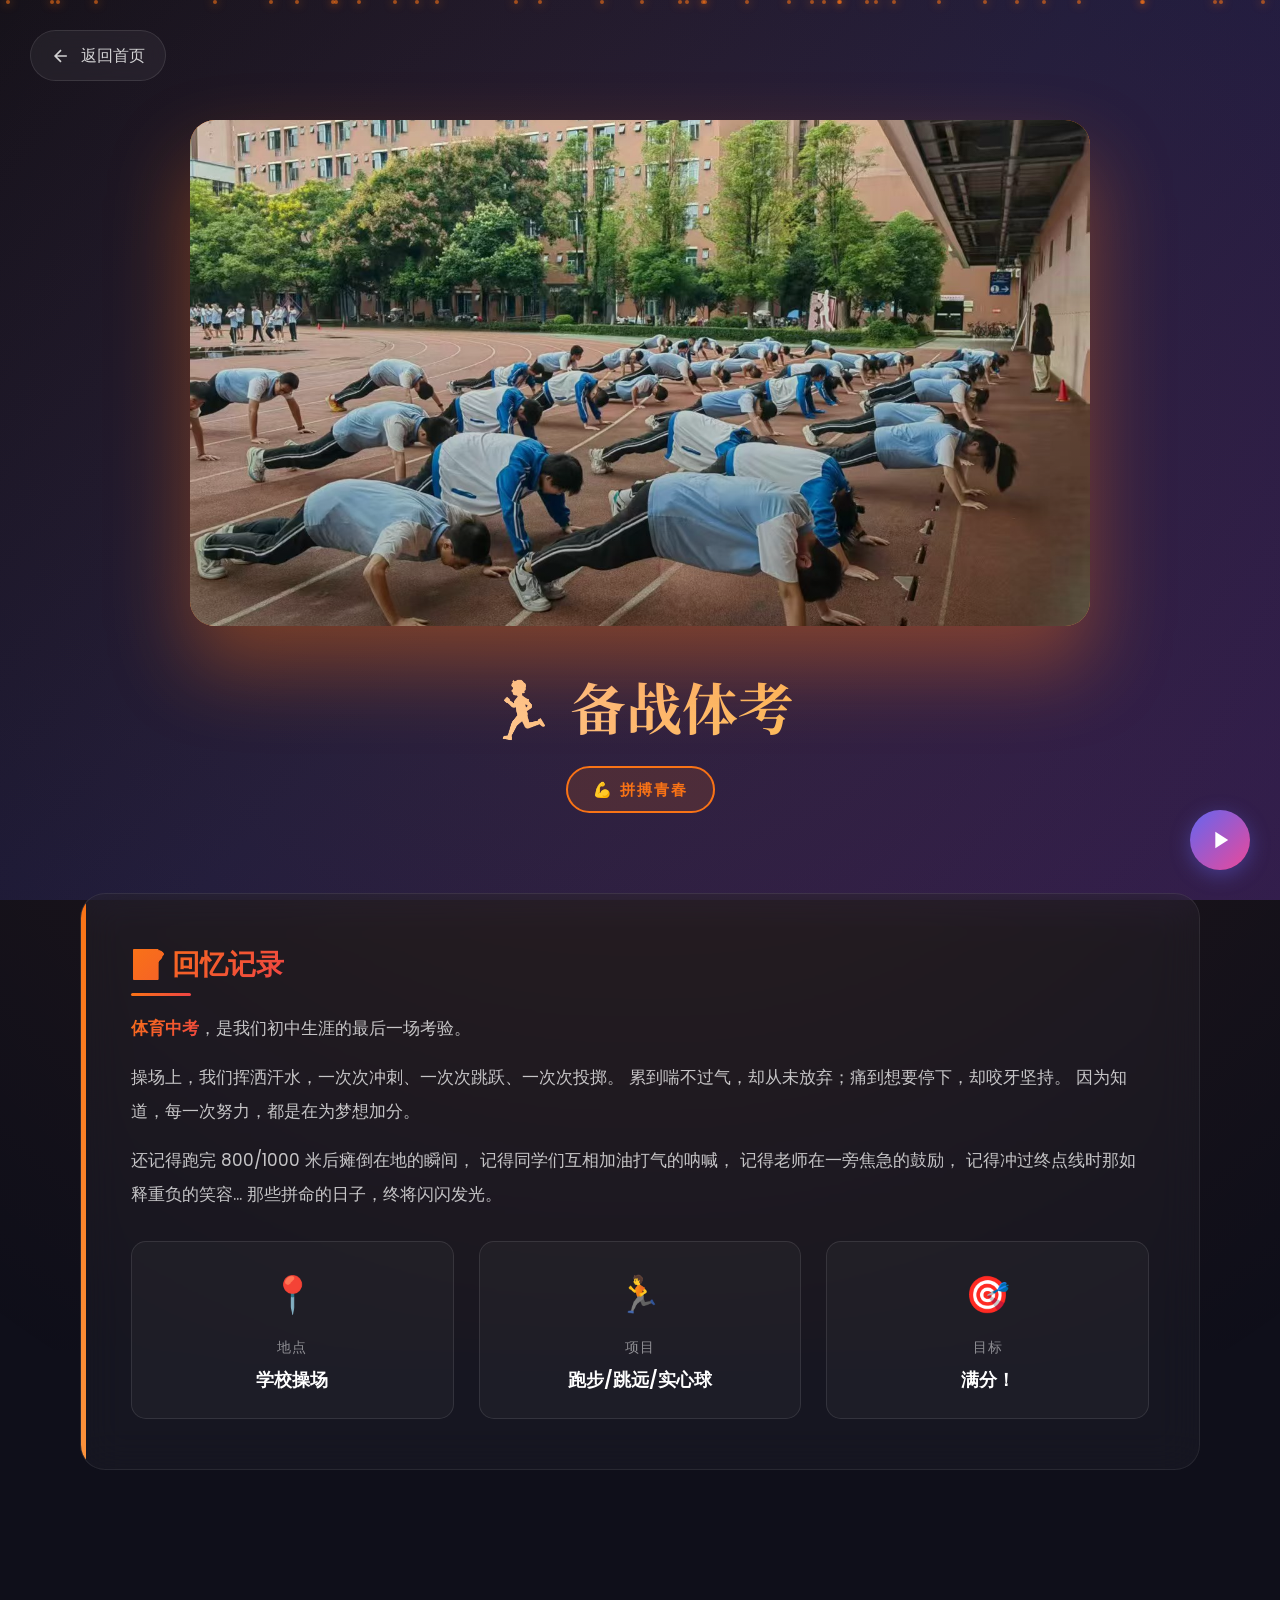
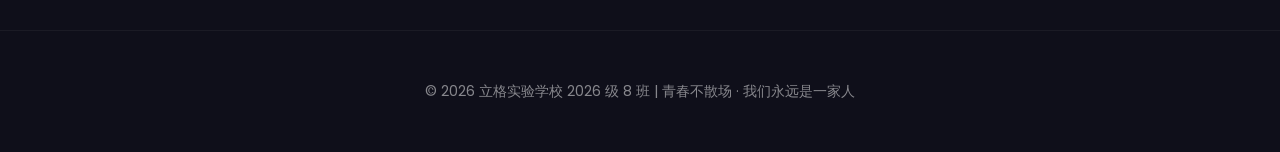
<file: photos-sports-exam.html>
<!DOCTYPE html>
<html lang="zh-CN">
<head>
    <meta charset="UTF-8">
    <meta name="viewport" content="width=device-width, initial-scale=1.0">
    <title>备战体考 - 班级回忆录</title>
    <link href="https://fonts.googleapis.com/css2?family=Noto+Serif+SC:wght@400;700&family=Poppins:wght@300;400;600&display=swap" rel="stylesheet">
    <style>
        * { margin: 0; padding: 0; box-sizing: border-box; }
        :root { --primary: #f97316; --secondary: #fb923c; --accent: #ef4444; --dark: #1e1b4b; }
        html { scroll-behavior: smooth; }
        body { font-family: 'Poppins', 'Microsoft YaHei', sans-serif; background: #0f0f1a; color: #fff; min-height: 100vh; overflow-x: hidden; }
        .bg-animation { position: fixed; top: 0; left: 0; width: 100%; height: 100%; z-index: -1; background: linear-gradient(135deg, #0f0f1a 0%, #1a1a3e 50%, #2d1b4e 100%); }
        .bg-animation::before { content: ''; position: absolute; top: -50%; left: -50%; width: 200%; height: 200%; background: radial-gradient(circle, rgba(249,115,22,0.1) 0%, transparent 70%); animation: rotate 30s linear infinite; }
        @keyframes rotate { 0% { transform: rotate(0deg); } 100% { transform: rotate(360deg); } }
        .particles { position: fixed; top: 0; left: 0; width: 100%; height: 100%; z-index: -1; overflow: hidden; pointer-events: none; }
        .particle { position: absolute; width: 4px; height: 4px; background: rgba(249,115,22,0.6); border-radius: 50%; animation: float 15s infinite; box-shadow: 0 0 10px rgba(249,115,22,0.8); }
        @keyframes float { 0%, 100% { transform: translateY(100vh) rotate(0deg); opacity: 0; } 10% { opacity: 1; } 90% { opacity: 1; } 100% { transform: translateY(-100vh) rotate(720deg); opacity: 0; } }
        .back-btn { position: fixed; top: 30px; left: 30px; z-index: 1000; display: flex; align-items: center; gap: 10px; color: rgba(255,255,255,0.8); text-decoration: none; font-size: 16px; padding: 12px 20px; background: rgba(255,255,255,0.05); border-radius: 30px; backdrop-filter: blur(10px); border: 1px solid rgba(255,255,255,0.1); transition: all 0.4s; }
        .back-btn:hover { background: rgba(255,255,255,0.15); transform: translateX(-8px); border-color: var(--primary); box-shadow: 0 10px 30px rgba(249,115,22,0.3); }
        .back-btn svg { width: 20px; height: 20px; transition: transform 0.4s; }
        .back-btn:hover svg { transform: translateX(-3px); }
        .container { max-width: 1200px; margin: 0 auto; padding: 120px 40px 60px; }
        .photo-showcase { text-align: center; margin-bottom: 80px; opacity: 0; transform: translateY(50px); animation: fadeInUp 1s ease 0.2s forwards; }
        @keyframes fadeInUp { to { opacity: 1; transform: translateY(0); } }
        .photo-main { width: 100%; max-width: 900px; aspect-ratio: 16/9; background: linear-gradient(135deg, var(--primary), var(--secondary)); border-radius: 25px; margin: 0 auto 40px; overflow: hidden; box-shadow: 0 40px 80px rgba(249,115,22,0.4); position: relative; transition: all 0.5s; }
        .photo-main:hover { transform: scale(1.02); box-shadow: 0 50px 100px rgba(249,115,22,0.5); }
        .photo-main img { width: 100%; height: 100%; object-fit: cover; transition: transform 0.8s; }
        .photo-main:hover img { transform: scale(1.1); }
        .photo-main::after { content: ''; position: absolute; inset: 0; background: linear-gradient(180deg, transparent 0%, rgba(0,0,0,0.3) 100%); pointer-events: none; }
        .photo-main::before { content: ''; position: absolute; top: 0; left: -100%; width: 100%; height: 100%; background: linear-gradient(90deg, transparent, rgba(255,255,255,0.2), transparent); animation: shine 3s infinite; }
        @keyframes shine { 0% { left: -100%; } 100% { left: 100%; } }
        .photo-title { font-family: 'Noto Serif SC', serif; font-size: clamp(32px, 6vw, 56px); font-weight: 700; margin-bottom: 20px; background: linear-gradient(135deg, #fff 0%, #fdba74 50%, #fbbf24 100%); -webkit-background-clip: text; -webkit-text-fill-color: transparent; background-clip: text; animation: titleGlow 3s ease-in-out infinite; }
        @keyframes titleGlow { 0%, 100% { filter: drop-shadow(0 0 20px rgba(249,115,22,0.5)); } 50% { filter: drop-shadow(0 0 40px rgba(249,115,22,0.8)); } }
        .photo-status { display: inline-block; padding: 10px 25px; background: rgba(249,115,22,0.15); border: 2px solid var(--primary); border-radius: 30px; color: var(--primary); font-size: 15px; letter-spacing: 2px; font-weight: 600; animation: pulse 2s infinite; }
        @keyframes pulse { 0%, 100% { box-shadow: 0 0 0 0 rgba(249,115,22,0.4); } 50% { box-shadow: 0 0 0 15px rgba(249,115,22,0); } }
        .description { background: rgba(255,255,255,0.03); border: 1px solid rgba(255,255,255,0.08); border-radius: 25px; padding: 50px; margin-bottom: 40px; backdrop-filter: blur(20px); opacity: 0; transform: translateY(40px); animation: fadeInUp 1s ease 0.5s forwards; transition: all 0.4s; position: relative; overflow: hidden; }
        .description::before { content: ''; position: absolute; top: 0; left: 0; width: 5px; height: 100%; background: linear-gradient(180deg, var(--primary), var(--secondary)); }
        .description:hover { background: rgba(255,255,255,0.06); transform: translateY(-5px); box-shadow: 0 20px 50px rgba(249,115,22,0.2); }
        .description h2 { font-size: 28px; margin-bottom: 25px; background: linear-gradient(135deg, var(--primary), var(--accent)); -webkit-background-clip: text; -webkit-text-fill-color: transparent; background-clip: text; display: inline-block; position: relative; }
        .description h2::after { content: ''; position: absolute; bottom: -10px; left: 0; width: 60px; height: 3px; background: linear-gradient(90deg, var(--primary), var(--accent)); border-radius: 3px; }
        .description p { color: rgba(255,255,255,0.75); line-height: 2; font-size: 17px; margin-bottom: 15px; }
        .highlight { display: inline-block; background: linear-gradient(135deg, var(--primary), var(--accent)); -webkit-background-clip: text; -webkit-text-fill-color: transparent; background-clip: text; font-weight: 600; animation: highlightPulse 2s infinite; }
        @keyframes highlightPulse { 0%, 100% { opacity: 1; } 50% { opacity: 0.7; } }
        .info-grid { display: grid; grid-template-columns: repeat(auto-fit, minmax(200px, 1fr)); gap: 25px; margin-top: 30px; }
        .info-card { background: rgba(255,255,255,0.03); border: 1px solid rgba(255,255,255,0.1); border-radius: 15px; padding: 25px; text-align: center; transition: all 0.4s; opacity: 0; transform: translateY(30px); }
        .info-card:nth-child(1) { animation: fadeInUp 0.8s ease 0.7s forwards; }
        .info-card:nth-child(2) { animation: fadeInUp 0.8s ease 0.8s forwards; }
        .info-card:nth-child(3) { animation: fadeInUp 0.8s ease 0.9s forwards; }
        .info-card:hover { background: rgba(255,255,255,0.08); transform: translateY(-8px); border-color: var(--primary); box-shadow: 0 15px 40px rgba(249,115,22,0.3); }
        .info-icon { font-size: 36px; margin-bottom: 15px; animation: bounce 2s infinite; }
        @keyframes bounce { 0%, 100% { transform: translateY(0); } 50% { transform: translateY(-8px); } }
        .info-label { font-size: 14px; color: rgba(255,255,255,0.5); margin-bottom: 8px; text-transform: uppercase; letter-spacing: 1px; }
        .info-value { font-size: 18px; font-weight: 600; color: #fff; }
        footer { text-align: center; padding: 50px 40px; color: rgba(255,255,255,0.5); border-top: 1px solid rgba(255,255,255,0.05); margin-top: 60px; }
        footer p { font-size: 14px; }
        .progress-bar { position: fixed; top: 0; left: 0; height: 4px; background: linear-gradient(90deg, var(--primary), var(--secondary), var(--accent)); z-index: 9999; transition: width 0.1s; }
        @media (max-width: 768px) { .container { padding: 100px 20px 40px; } .back-btn { top: 20px; left: 20px; padding: 10px 15px; font-size: 14px; } .description { padding: 30px 20px; } .photo-main { border-radius: 15px; } }
    </style>
</head>
<body>
    <div class="bg-animation"></div>
    <div class="particles" id="particles"></div>
    <div class="progress-bar" id="progress-bar"></div>
    
    <a href="index.html" class="back-btn">
        <svg viewBox="0 0 24 24" fill="none" stroke="currentColor" stroke-width="2">
            <path d="M19 12H5M12 19l-7-7 7-7"/>
        </svg>
        返回首页
    </a>
    
    <div class="container">
        <div class="photo-showcase">
            <div class="photo-main">
                <img src="images/sports-exam.jpg" alt="备战体考">
            </div>
            <h1 class="photo-title">🏃 备战体考</h1>
            <span class="photo-status">💪 拼搏青春</span>
        </div>
        
        <div class="description">
            <h2>📝 回忆记录</h2>
            <p>
                <span class="highlight">体育中考</span>，是我们初中生涯的最后一场考验。
            </p>
            <p>
                操场上，我们挥洒汗水，一次次冲刺、一次次跳跃、一次次投掷。
                累到喘不过气，却从未放弃；痛到想要停下，却咬牙坚持。
                因为知道，每一次努力，都是在为梦想加分。
            </p>
            <p>
                还记得跑完 800/1000 米后瘫倒在地的瞬间，
                记得同学们互相加油打气的呐喊，
                记得老师在一旁焦急的鼓励，
                记得冲过终点线时那如释重负的笑容...
                那些拼命的日子，终将闪闪发光。
            </p>
            
            <div class="info-grid">
                <div class="info-card">
                    <div class="info-icon">📍</div>
                    <div class="info-label">地点</div>
                    <div class="info-value">学校操场</div>
                </div>
                <div class="info-card">
                    <div class="info-icon">🏃</div>
                    <div class="info-label">项目</div>
                    <div class="info-value">跑步/跳远/实心球</div>
                </div>
                <div class="info-card">
                    <div class="info-icon">🎯</div>
                    <div class="info-label">目标</div>
                    <div class="info-value">满分！</div>
                </div>
            </div>
        </div>
    </div>
    
    <footer>
        <p>© 2026 立格实验学校 2026 级 8 班 | 青春不散场 · 我们永远是一家人</p>
    </footer>
    
    <script>
        function createParticles() {
            const container = document.getElementById('particles');
            for (let i = 0; i < 40; i++) {
                const particle = document.createElement('div');
                particle.className = 'particle';
                particle.style.left = Math.random() * 100 + '%';
                particle.style.animationDelay = Math.random() * 15 + 's';
                particle.style.animationDuration = (Math.random() * 10 + 10) + 's';
                container.appendChild(particle);
            }
        }
        createParticles();
        
        window.addEventListener('scroll', () => {
            const progressBar = document.getElementById('progress-bar');
            const scrollTop = window.scrollY;
            const docHeight = document.documentElement.scrollHeight - window.innerHeight;
            const scrollPercent = (scrollTop / docHeight) * 100;
            progressBar.style.width = scrollPercent + '%';
        });
    </script>

    <!-- 音乐播放器 -->
    <link rel="stylesheet" href="css/music-player.css">
    <script src="js/music-player.js"></script>
</body>
</html>
</file>
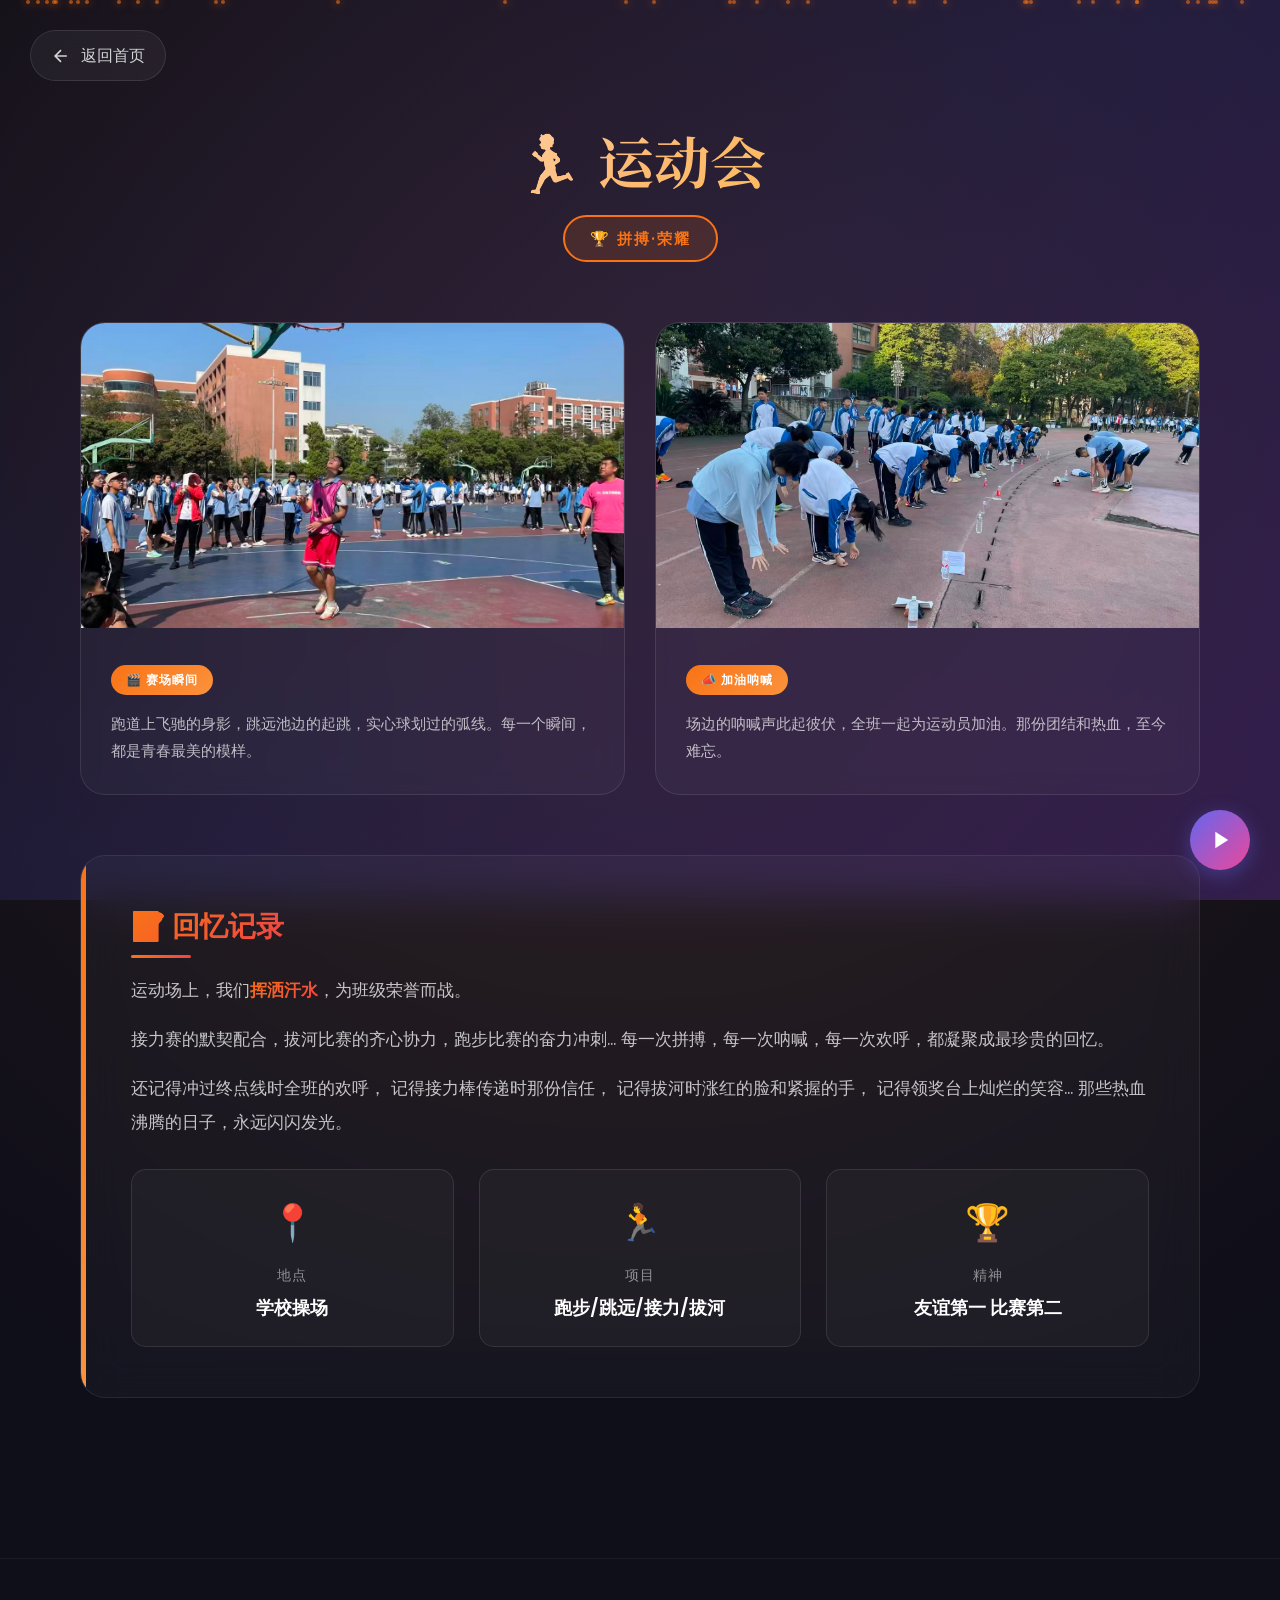
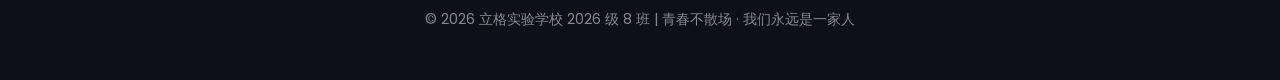
<file: photos-sports.html>
<!DOCTYPE html>
<html lang="zh-CN">
<head>
    <meta charset="UTF-8">
    <meta name="viewport" content="width=device-width, initial-scale=1.0">
    <title>运动会 - 班级回忆录</title>
    <link href="https://fonts.googleapis.com/css2?family=Noto+Serif+SC:wght@400;700&family=Poppins:wght@300;400;600&display=swap" rel="stylesheet">
    <style>
        * { margin: 0; padding: 0; box-sizing: border-box; }
        :root { --primary: #f97316; --secondary: #fb923c; --accent: #ef4444; --dark: #1e1b4b; }
        html { scroll-behavior: smooth; }
        body { font-family: 'Poppins', 'Microsoft YaHei', sans-serif; background: #0f0f1a; color: #fff; min-height: 100vh; overflow-x: hidden; }
        .bg-animation { position: fixed; top: 0; left: 0; width: 100%; height: 100%; z-index: -1; background: linear-gradient(135deg, #0f0f1a 0%, #1a1a3e 50%, #2d1b4e 100%); }
        .bg-animation::before { content: ''; position: absolute; top: -50%; left: -50%; width: 200%; height: 200%; background: radial-gradient(circle, rgba(249,115,22,0.1) 0%, transparent 70%); animation: rotate 30s linear infinite; }
        @keyframes rotate { 0% { transform: rotate(0deg); } 100% { transform: rotate(360deg); } }
        .particles { position: fixed; top: 0; left: 0; width: 100%; height: 100%; z-index: -1; overflow: hidden; pointer-events: none; }
        .particle { position: absolute; width: 4px; height: 4px; background: rgba(249,115,22,0.6); border-radius: 50%; animation: float 15s infinite; box-shadow: 0 0 10px rgba(249,115,22,0.8); }
        @keyframes float { 0%, 100% { transform: translateY(100vh) rotate(0deg); opacity: 0; } 10% { opacity: 1; } 90% { opacity: 1; } 100% { transform: translateY(-100vh) rotate(720deg); opacity: 0; } }
        .back-btn { position: fixed; top: 30px; left: 30px; z-index: 1000; display: flex; align-items: center; gap: 10px; color: rgba(255,255,255,0.8); text-decoration: none; font-size: 16px; padding: 12px 20px; background: rgba(255,255,255,0.05); border-radius: 30px; backdrop-filter: blur(10px); border: 1px solid rgba(255,255,255,0.1); transition: all 0.4s; }
        .back-btn:hover { background: rgba(255,255,255,0.15); transform: translateX(-8px); border-color: var(--primary); box-shadow: 0 10px 30px rgba(249,115,22,0.3); }
        .back-btn svg { width: 20px; height: 20px; transition: transform 0.4s; }
        .back-btn:hover svg { transform: translateX(-3px); }
        .container { max-width: 1200px; margin: 0 auto; padding: 120px 40px 60px; }
        .photo-showcase { text-align: center; margin-bottom: 60px; opacity: 0; transform: translateY(50px); animation: fadeInUp 1s ease 0.2s forwards; }
        @keyframes fadeInUp { to { opacity: 1; transform: translateY(0); } }
        .photo-title { font-family: 'Noto Serif SC', serif; font-size: clamp(32px, 6vw, 56px); font-weight: 700; margin-bottom: 15px; background: linear-gradient(135deg, #fff 0%, #fdba74 50%, #fbbf24 100%); -webkit-background-clip: text; -webkit-text-fill-color: transparent; background-clip: text; animation: titleGlow 3s ease-in-out infinite; }
        @keyframes titleGlow { 0%, 100% { filter: drop-shadow(0 0 20px rgba(249,115,22,0.5)); } 50% { filter: drop-shadow(0 0 40px rgba(249,115,22,0.8)); } }
        .photo-status { display: inline-block; padding: 10px 25px; background: rgba(249,115,22,0.15); border: 2px solid var(--primary); border-radius: 30px; color: var(--primary); font-size: 15px; letter-spacing: 2px; font-weight: 600; animation: pulse 2s infinite; }
        @keyframes pulse { 0%, 100% { box-shadow: 0 0 0 0 rgba(249,115,22,0.4); } 50% { box-shadow: 0 0 0 15px rgba(249,115,22,0); } }
        
        /* 照片网格 */
        .photo-grid {
            display: grid;
            grid-template-columns: repeat(auto-fit, minmax(500px, 1fr));
            gap: 30px;
            margin-bottom: 60px;
        }
        @media (max-width: 768px) {
            .photo-grid { grid-template-columns: 1fr; }
        }
        .photo-card {
            background: rgba(255,255,255,0.03);
            border: 1px solid rgba(255,255,255,0.1);
            border-radius: 25px;
            overflow: hidden;
            backdrop-filter: blur(10px);
            transition: all 0.5s;
            opacity: 0;
            transform: translateY(40px);
        }
        .photo-card:nth-child(1) { animation: fadeInUp 1s ease 0.4s forwards; }
        .photo-card:nth-child(2) { animation: fadeInUp 1s ease 0.6s forwards; }
        .photo-card:hover {
            transform: translateY(-10px);
            box-shadow: 0 30px 60px rgba(249,115,22,0.4);
            border-color: var(--primary);
        }
        .photo-card img {
            width: 100%;
            aspect-ratio: 16/9;
            object-fit: cover;
            transition: transform 0.8s;
        }
        .photo-card:hover img {
            transform: scale(1.1);
        }
        .photo-info {
            padding: 30px;
        }
        .photo-label {
            display: inline-block;
            padding: 6px 15px;
            background: linear-gradient(135deg, var(--primary), var(--secondary));
            border-radius: 20px;
            font-size: 12px;
            font-weight: 600;
            letter-spacing: 1px;
            margin-bottom: 15px;
        }
        .photo-desc {
            color: rgba(255,255,255,0.7);
            line-height: 1.8;
            font-size: 15px;
        }
        
        .description { background: rgba(255,255,255,0.03); border: 1px solid rgba(255,255,255,0.08); border-radius: 25px; padding: 50px; margin-bottom: 40px; backdrop-filter: blur(20px); opacity: 0; transform: translateY(40px); animation: fadeInUp 1s ease 0.8s forwards; transition: all 0.4s; position: relative; overflow: hidden; }
        .description::before { content: ''; position: absolute; top: 0; left: 0; width: 5px; height: 100%; background: linear-gradient(180deg, var(--primary), var(--secondary)); }
        .description:hover { background: rgba(255,255,255,0.06); transform: translateY(-5px); box-shadow: 0 20px 50px rgba(249,115,22,0.2); }
        .description h2 { font-size: 28px; margin-bottom: 25px; background: linear-gradient(135deg, var(--primary), var(--accent)); -webkit-background-clip: text; -webkit-text-fill-color: transparent; background-clip: text; display: inline-block; position: relative; }
        .description h2::after { content: ''; position: absolute; bottom: -10px; left: 0; width: 60px; height: 3px; background: linear-gradient(90deg, var(--primary), var(--accent)); border-radius: 3px; }
        .description p { color: rgba(255,255,255,0.75); line-height: 2; font-size: 17px; margin-bottom: 15px; }
        .highlight { display: inline-block; background: linear-gradient(135deg, var(--primary), var(--accent)); -webkit-background-clip: text; -webkit-text-fill-color: transparent; background-clip: text; font-weight: 600; animation: highlightPulse 2s infinite; }
        @keyframes highlightPulse { 0%, 100% { opacity: 1; } 50% { opacity: 0.7; } }
        .info-grid { display: grid; grid-template-columns: repeat(auto-fit, minmax(200px, 1fr)); gap: 25px; margin-top: 30px; }
        .info-card { background: rgba(255,255,255,0.03); border: 1px solid rgba(255,255,255,0.1); border-radius: 15px; padding: 25px; text-align: center; transition: all 0.4s; opacity: 0; transform: translateY(30px); }
        .info-card:nth-child(1) { animation: fadeInUp 0.8s ease 0.9s forwards; }
        .info-card:nth-child(2) { animation: fadeInUp 0.8s ease 1s forwards; }
        .info-card:nth-child(3) { animation: fadeInUp 0.8s ease 1.1s forwards; }
        .info-card:hover { background: rgba(255,255,255,0.08); transform: translateY(-8px); border-color: var(--primary); box-shadow: 0 15px 40px rgba(249,115,22,0.3); }
        .info-icon { font-size: 36px; margin-bottom: 15px; animation: bounce 2s infinite; }
        @keyframes bounce { 0%, 100% { transform: translateY(0); } 50% { transform: translateY(-8px); } }
        .info-label { font-size: 14px; color: rgba(255,255,255,0.5); margin-bottom: 8px; text-transform: uppercase; letter-spacing: 1px; }
        .info-value { font-size: 18px; font-weight: 600; color: #fff; }
        footer { text-align: center; padding: 50px 40px; color: rgba(255,255,255,0.5); border-top: 1px solid rgba(255,255,255,0.05); margin-top: 60px; }
        footer p { font-size: 14px; }
        .progress-bar { position: fixed; top: 0; left: 0; height: 4px; background: linear-gradient(90deg, var(--primary), var(--secondary), var(--accent)); z-index: 9999; transition: width 0.1s; }
        @media (max-width: 768px) { .container { padding: 100px 20px 40px; } .back-btn { top: 20px; left: 20px; padding: 10px 15px; font-size: 14px; } .description { padding: 30px 20px; } }
    </style>
</head>
<body>
    <div class="bg-animation"></div>
    <div class="particles" id="particles"></div>
    <div class="progress-bar" id="progress-bar"></div>
    
    <a href="index.html" class="back-btn">
        <svg viewBox="0 0 24 24" fill="none" stroke="currentColor" stroke-width="2">
            <path d="M19 12H5M12 19l-7-7 7-7"/>
        </svg>
        返回首页
    </a>
    
    <div class="container">
        <div class="photo-showcase">
            <h1 class="photo-title">🏃 运动会</h1>
            <span class="photo-status">🏆 拼搏·荣耀</span>
        </div>
        
        <!-- 照片网格 -->
        <div class="photo-grid">
            <div class="photo-card">
                <img src="images/sports-meeting3.jpg" alt="运动会瞬间">
                <div class="photo-info">
                    <span class="photo-label">🎬 赛场瞬间</span>
                    <p class="photo-desc">跑道上飞驰的身影，跳远池边的起跳，实心球划过的弧线。每一个瞬间，都是青春最美的模样。</p>
                </div>
            </div>
            <div class="photo-card">
                <img src="images/sports-meeting2.jpg" alt="运动会加油">
                <div class="photo-info">
                    <span class="photo-label">📣 加油呐喊</span>
                    <p class="photo-desc">场边的呐喊声此起彼伏，全班一起为运动员加油。那份团结和热血，至今难忘。</p>
                </div>
            </div>
        </div>
        
        <div class="description">
            <h2>📝 回忆记录</h2>
            <p>
                运动场上，我们<span class="highlight">挥洒汗水</span>，为班级荣誉而战。
            </p>
            <p>
                接力赛的默契配合，拔河比赛的齐心协力，跑步比赛的奋力冲刺...
                每一次拼搏，每一次呐喊，每一次欢呼，都凝聚成最珍贵的回忆。
            </p>
            <p>
                还记得冲过终点线时全班的欢呼，
                记得接力棒传递时那份信任，
                记得拔河时涨红的脸和紧握的手，
                记得领奖台上灿烂的笑容...
                那些热血沸腾的日子，永远闪闪发光。
            </p>
            
            <div class="info-grid">
                <div class="info-card">
                    <div class="info-icon">📍</div>
                    <div class="info-label">地点</div>
                    <div class="info-value">学校操场</div>
                </div>
                <div class="info-card">
                    <div class="info-icon">🏃</div>
                    <div class="info-label">项目</div>
                    <div class="info-value">跑步/跳远/接力/拔河</div>
                </div>
                <div class="info-card">
                    <div class="info-icon">🏆</div>
                    <div class="info-label">精神</div>
                    <div class="info-value">友谊第一 比赛第二</div>
                </div>
            </div>
        </div>
    </div>
    
    <footer>
        <p>© 2026 立格实验学校 2026 级 8 班 | 青春不散场 · 我们永远是一家人</p>
    </footer>
    
    <script>
        function createParticles() {
            const container = document.getElementById('particles');
            for (let i = 0; i < 40; i++) {
                const particle = document.createElement('div');
                particle.className = 'particle';
                particle.style.left = Math.random() * 100 + '%';
                particle.style.animationDelay = Math.random() * 15 + 's';
                particle.style.animationDuration = (Math.random() * 10 + 10) + 's';
                container.appendChild(particle);
            }
        }
        createParticles();
        
        window.addEventListener('scroll', () => {
            const progressBar = document.getElementById('progress-bar');
            const scrollTop = window.scrollY;
            const docHeight = document.documentElement.scrollHeight - window.innerHeight;
            const scrollPercent = (scrollTop / docHeight) * 100;
            progressBar.style.width = scrollPercent + '%';
        });
    </script>

    <!-- 音乐播放器 -->
    <link rel="stylesheet" href="css/music-player.css">
    <script src="js/music-player.js"></script>
</body>
</html>
</file>
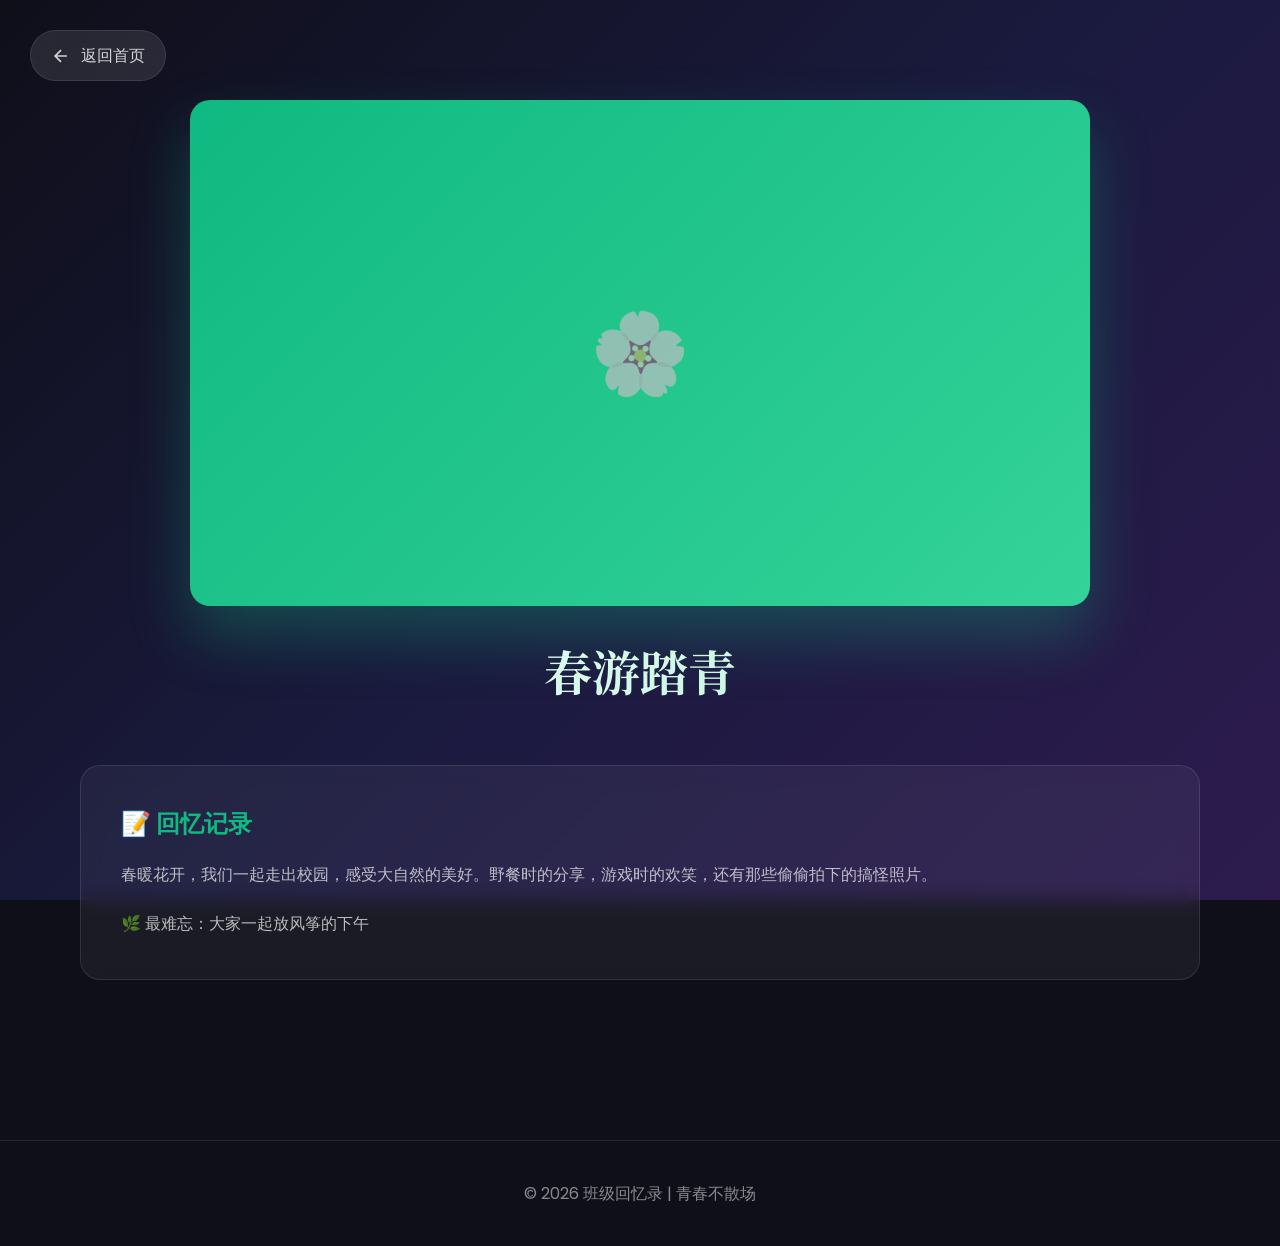
<file: photos-spring.html>
<!DOCTYPE html>
<html lang="zh-CN">
<head>
    <meta charset="UTF-8">
    <meta name="viewport" content="width=device-width, initial-scale=1.0">
    <title>春游踏青 - 班级回忆录</title>
    <link href="https://fonts.googleapis.com/css2?family=Noto+Serif+SC:wght@400;700&family=Poppins:wght@300;400;600&display=swap" rel="stylesheet">
    <style>
        * { margin: 0; padding: 0; box-sizing: border-box; }
        :root { --primary: #10b981; --secondary: #34d399; --accent: #ec4899; }
        body { font-family: 'Poppins', 'Microsoft YaHei', sans-serif; background: #0f0f1a; color: #fff; min-height: 100vh; }
        .bg-animation { position: fixed; top: 0; left: 0; width: 100%; height: 100%; z-index: -1; background: linear-gradient(135deg, #0f0f1a 0%, #1a1a3e 50%, #2d1b4e 100%); }
        .back-btn { position: fixed; top: 30px; left: 30px; z-index: 1000; display: flex; align-items: center; gap: 10px; color: rgba(255,255,255,0.8); text-decoration: none; font-size: 16px; padding: 12px 20px; background: rgba(255,255,255,0.1); border-radius: 30px; backdrop-filter: blur(10px); border: 1px solid rgba(255,255,255,0.1); transition: all 0.3s; }
        .back-btn:hover { background: rgba(255,255,255,0.2); transform: translateX(-5px); }
        .back-btn svg { width: 20px; height: 20px; }
        .container { max-width: 1200px; margin: 0 auto; padding: 100px 40px 60px; }
        .photo-showcase { text-align: center; margin-bottom: 60px; }
        .photo-main { width: 100%; max-width: 900px; aspect-ratio: 16/9; background: linear-gradient(135deg, #10b981, #34d399); border-radius: 20px; margin: 0 auto 30px; display: flex; align-items: center; justify-content: center; overflow: hidden; box-shadow: 0 30px 60px rgba(16,185,129,0.3); }
        .photo-placeholder { font-size: 80px; opacity: 0.5; }
        .photo-title { font-family: 'Noto Serif SC', serif; font-size: clamp(28px, 5vw, 48px); margin-bottom: 15px; background: linear-gradient(135deg, #fff, #a7f3d0); -webkit-background-clip: text; -webkit-text-fill-color: transparent; background-clip: text; }
        .description { background: rgba(255,255,255,0.05); border: 1px solid rgba(255,255,255,0.1); border-radius: 20px; padding: 40px; margin-bottom: 40px; backdrop-filter: blur(10px); }
        .description h2 { font-size: 24px; margin-bottom: 20px; color: var(--primary); }
        .description p { color: rgba(255,255,255,0.7); line-height: 1.8; font-size: 16px; }
        footer { text-align: center; padding: 40px; color: rgba(255,255,255,0.5); border-top: 1px solid rgba(255,255,255,0.1); margin-top: 60px; }
        @media (max-width: 768px) { .container { padding: 80px 20px 40px; } .back-btn { top: 20px; left: 20px; } }
    </style>
</head>
<body>
    <div class="bg-animation"></div>
    <a href="index.html" class="back-btn">
        <svg viewBox="0 0 24 24" fill="none" stroke="currentColor" stroke-width="2"><path d="M19 12H5M12 19l-7-7 7-7"/></svg>
        返回首页
    </a>
    <div class="container">
        <div class="photo-showcase">
            <div class="photo-main"><div class="photo-placeholder">🌸</div></div>
            <h1 class="photo-title">春游踏青</h1>
        </div>
        <div class="description">
            <h2>📝 回忆记录</h2>
            <p>春暖花开，我们一起走出校园，感受大自然的美好。野餐时的分享，游戏时的欢笑，还有那些偷偷拍下的搞怪照片。</p>
            <p style="margin-top: 20px;">🌿 最难忘：大家一起放风筝的下午</p>
        </div>
    </div>
    <footer><p>© 2026 班级回忆录 | 青春不散场</p></footer>
</body>
</html>
</file>
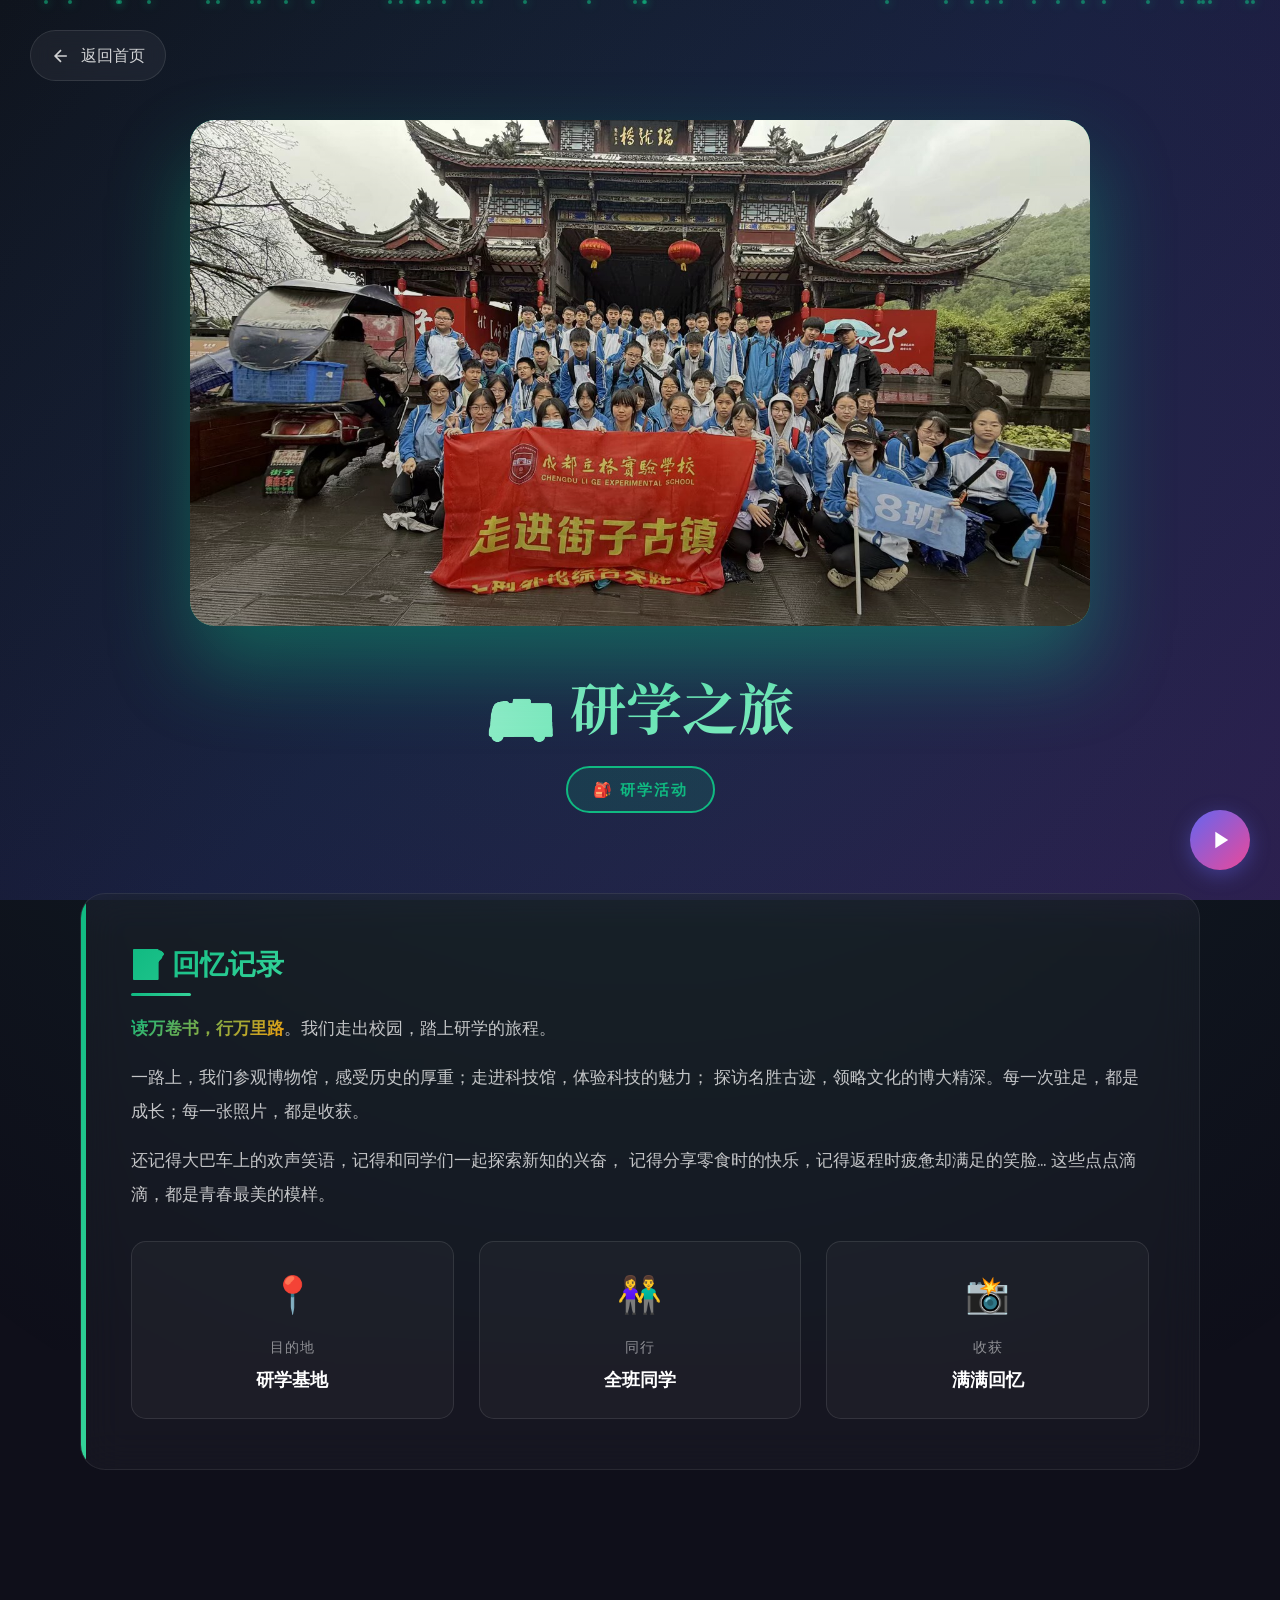
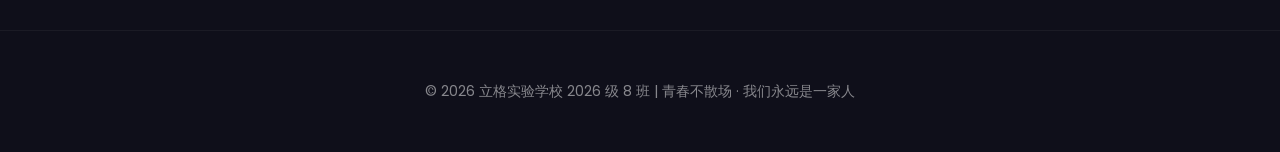
<file: photos-study-tour.html>
<!DOCTYPE html>
<html lang="zh-CN">
<head>
    <meta charset="UTF-8">
    <meta name="viewport" content="width=device-width, initial-scale=1.0">
    <title>研学之旅 - 班级回忆录</title>
    <link href="https://fonts.googleapis.com/css2?family=Noto+Serif+SC:wght@400;700&family=Poppins:wght@300;400;600&display=swap" rel="stylesheet">
    <style>
        * { margin: 0; padding: 0; box-sizing: border-box; }
        :root { --primary: #10b981; --secondary: #34d399; --accent: #f59e0b; --dark: #1e1b4b; }
        html { scroll-behavior: smooth; }
        body { font-family: 'Poppins', 'Microsoft YaHei', sans-serif; background: #0f0f1a; color: #fff; min-height: 100vh; overflow-x: hidden; }
        .bg-animation { position: fixed; top: 0; left: 0; width: 100%; height: 100%; z-index: -1; background: linear-gradient(135deg, #0f0f1a 0%, #1a1a3e 50%, #2d1b4e 100%); }
        .bg-animation::before { content: ''; position: absolute; top: -50%; left: -50%; width: 200%; height: 200%; background: radial-gradient(circle, rgba(16,185,129,0.1) 0%, transparent 70%); animation: rotate 30s linear infinite; }
        @keyframes rotate { 0% { transform: rotate(0deg); } 100% { transform: rotate(360deg); } }
        .particles { position: fixed; top: 0; left: 0; width: 100%; height: 100%; z-index: -1; overflow: hidden; pointer-events: none; }
        .particle { position: absolute; width: 4px; height: 4px; background: rgba(16,185,129,0.6); border-radius: 50%; animation: float 15s infinite; box-shadow: 0 0 10px rgba(16,185,129,0.8); }
        @keyframes float { 0%, 100% { transform: translateY(100vh) rotate(0deg); opacity: 0; } 10% { opacity: 1; } 90% { opacity: 1; } 100% { transform: translateY(-100vh) rotate(720deg); opacity: 0; } }
        .back-btn { position: fixed; top: 30px; left: 30px; z-index: 1000; display: flex; align-items: center; gap: 10px; color: rgba(255,255,255,0.8); text-decoration: none; font-size: 16px; padding: 12px 20px; background: rgba(255,255,255,0.05); border-radius: 30px; backdrop-filter: blur(10px); border: 1px solid rgba(255,255,255,0.1); transition: all 0.4s; }
        .back-btn:hover { background: rgba(255,255,255,0.15); transform: translateX(-8px); border-color: var(--primary); box-shadow: 0 10px 30px rgba(16,185,129,0.3); }
        .back-btn svg { width: 20px; height: 20px; transition: transform 0.4s; }
        .back-btn:hover svg { transform: translateX(-3px); }
        .container { max-width: 1200px; margin: 0 auto; padding: 120px 40px 60px; }
        .photo-showcase { text-align: center; margin-bottom: 80px; opacity: 0; transform: translateY(50px); animation: fadeInUp 1s ease 0.2s forwards; }
        @keyframes fadeInUp { to { opacity: 1; transform: translateY(0); } }
        .photo-main { width: 100%; max-width: 900px; aspect-ratio: 16/9; background: linear-gradient(135deg, var(--primary), var(--secondary)); border-radius: 25px; margin: 0 auto 40px; overflow: hidden; box-shadow: 0 40px 80px rgba(16,185,129,0.4); position: relative; transition: all 0.5s; }
        .photo-main:hover { transform: scale(1.02); box-shadow: 0 50px 100px rgba(16,185,129,0.5); }
        .photo-main img { width: 100%; height: 100%; object-fit: cover; transition: transform 0.8s; }
        .photo-main:hover img { transform: scale(1.1); }
        .photo-main::after { content: ''; position: absolute; inset: 0; background: linear-gradient(180deg, transparent 0%, rgba(0,0,0,0.3) 100%); pointer-events: none; }
        .photo-main::before { content: ''; position: absolute; top: 0; left: -100%; width: 100%; height: 100%; background: linear-gradient(90deg, transparent, rgba(255,255,255,0.2), transparent); animation: shine 3s infinite; }
        @keyframes shine { 0% { left: -100%; } 100% { left: 100%; } }
        .photo-title { font-family: 'Noto Serif SC', serif; font-size: clamp(32px, 6vw, 56px); font-weight: 700; margin-bottom: 20px; background: linear-gradient(135deg, #fff 0%, #6ee7b7 50%, #a7f3d0 100%); -webkit-background-clip: text; -webkit-text-fill-color: transparent; background-clip: text; animation: titleGlow 3s ease-in-out infinite; }
        @keyframes titleGlow { 0%, 100% { filter: drop-shadow(0 0 20px rgba(16,185,129,0.5)); } 50% { filter: drop-shadow(0 0 40px rgba(16,185,129,0.8)); } }
        .photo-status { display: inline-block; padding: 10px 25px; background: rgba(16,185,129,0.15); border: 2px solid var(--primary); border-radius: 30px; color: var(--primary); font-size: 15px; letter-spacing: 2px; font-weight: 600; animation: pulse 2s infinite; }
        @keyframes pulse { 0%, 100% { box-shadow: 0 0 0 0 rgba(16,185,129,0.4); } 50% { box-shadow: 0 0 0 15px rgba(16,185,129,0); } }
        .description { background: rgba(255,255,255,0.03); border: 1px solid rgba(255,255,255,0.08); border-radius: 25px; padding: 50px; margin-bottom: 40px; backdrop-filter: blur(20px); opacity: 0; transform: translateY(40px); animation: fadeInUp 1s ease 0.5s forwards; transition: all 0.4s; position: relative; overflow: hidden; }
        .description::before { content: ''; position: absolute; top: 0; left: 0; width: 5px; height: 100%; background: linear-gradient(180deg, var(--primary), var(--secondary)); }
        .description:hover { background: rgba(255,255,255,0.06); transform: translateY(-5px); box-shadow: 0 20px 50px rgba(16,185,129,0.2); }
        .description h2 { font-size: 28px; margin-bottom: 25px; background: linear-gradient(135deg, var(--primary), var(--secondary)); -webkit-background-clip: text; -webkit-text-fill-color: transparent; background-clip: text; display: inline-block; position: relative; }
        .description h2::after { content: ''; position: absolute; bottom: -10px; left: 0; width: 60px; height: 3px; background: linear-gradient(90deg, var(--primary), var(--secondary)); border-radius: 3px; }
        .description p { color: rgba(255,255,255,0.75); line-height: 2; font-size: 17px; margin-bottom: 15px; }
        .highlight { display: inline-block; background: linear-gradient(135deg, var(--primary), var(--accent)); -webkit-background-clip: text; -webkit-text-fill-color: transparent; background-clip: text; font-weight: 600; animation: highlightPulse 2s infinite; }
        @keyframes highlightPulse { 0%, 100% { opacity: 1; } 50% { opacity: 0.7; } }
        .info-grid { display: grid; grid-template-columns: repeat(auto-fit, minmax(200px, 1fr)); gap: 25px; margin-top: 30px; }
        .info-card { background: rgba(255,255,255,0.03); border: 1px solid rgba(255,255,255,0.1); border-radius: 15px; padding: 25px; text-align: center; transition: all 0.4s; opacity: 0; transform: translateY(30px); }
        .info-card:nth-child(1) { animation: fadeInUp 0.8s ease 0.7s forwards; }
        .info-card:nth-child(2) { animation: fadeInUp 0.8s ease 0.8s forwards; }
        .info-card:nth-child(3) { animation: fadeInUp 0.8s ease 0.9s forwards; }
        .info-card:hover { background: rgba(255,255,255,0.08); transform: translateY(-8px); border-color: var(--primary); box-shadow: 0 15px 40px rgba(16,185,129,0.3); }
        .info-icon { font-size: 36px; margin-bottom: 15px; animation: bounce 2s infinite; }
        @keyframes bounce { 0%, 100% { transform: translateY(0); } 50% { transform: translateY(-8px); } }
        .info-label { font-size: 14px; color: rgba(255,255,255,0.5); margin-bottom: 8px; text-transform: uppercase; letter-spacing: 1px; }
        .info-value { font-size: 18px; font-weight: 600; color: #fff; }
        footer { text-align: center; padding: 50px 40px; color: rgba(255,255,255,0.5); border-top: 1px solid rgba(255,255,255,0.05); margin-top: 60px; }
        footer p { font-size: 14px; }
        .progress-bar { position: fixed; top: 0; left: 0; height: 4px; background: linear-gradient(90deg, var(--primary), var(--secondary), var(--accent)); z-index: 9999; transition: width 0.1s; }
        @media (max-width: 768px) { .container { padding: 100px 20px 40px; } .back-btn { top: 20px; left: 20px; padding: 10px 15px; font-size: 14px; } .description { padding: 30px 20px; } .photo-main { border-radius: 15px; } }
    </style>
</head>
<body>
    <div class="bg-animation"></div>
    <div class="particles" id="particles"></div>
    <div class="progress-bar" id="progress-bar"></div>
    
    <a href="index.html" class="back-btn">
        <svg viewBox="0 0 24 24" fill="none" stroke="currentColor" stroke-width="2">
            <path d="M19 12H5M12 19l-7-7 7-7"/>
        </svg>
        返回首页
    </a>
    
    <div class="container">
        <div class="photo-showcase">
            <div class="photo-main">
                <img src="images/study-tour.jpg" alt="研学之旅">
            </div>
            <h1 class="photo-title">🚌 研学之旅</h1>
            <span class="photo-status">🎒 研学活动</span>
        </div>
        
        <div class="description">
            <h2>📝 回忆记录</h2>
            <p>
                <span class="highlight">读万卷书，行万里路</span>。我们走出校园，踏上研学的旅程。
            </p>
            <p>
                一路上，我们参观博物馆，感受历史的厚重；走进科技馆，体验科技的魅力；
                探访名胜古迹，领略文化的博大精深。每一次驻足，都是成长；每一张照片，都是收获。
            </p>
            <p>
                还记得大巴车上的欢声笑语，记得和同学们一起探索新知的兴奋，
                记得分享零食时的快乐，记得返程时疲惫却满足的笑脸...
                这些点点滴滴，都是青春最美的模样。
            </p>
            
            <div class="info-grid">
                <div class="info-card">
                    <div class="info-icon">📍</div>
                    <div class="info-label">目的地</div>
                    <div class="info-value">研学基地</div>
                </div>
                <div class="info-card">
                    <div class="info-icon">👫</div>
                    <div class="info-label">同行</div>
                    <div class="info-value">全班同学</div>
                </div>
                <div class="info-card">
                    <div class="info-icon">📸</div>
                    <div class="info-label">收获</div>
                    <div class="info-value">满满回忆</div>
                </div>
            </div>
        </div>
    </div>
    
    <footer>
        <p>© 2026 立格实验学校 2026 级 8 班 | 青春不散场 · 我们永远是一家人</p>
    </footer>
    
    <script>
        function createParticles() {
            const container = document.getElementById('particles');
            for (let i = 0; i < 40; i++) {
                const particle = document.createElement('div');
                particle.className = 'particle';
                particle.style.left = Math.random() * 100 + '%';
                particle.style.animationDelay = Math.random() * 15 + 's';
                particle.style.animationDuration = (Math.random() * 10 + 10) + 's';
                container.appendChild(particle);
            }
        }
        createParticles();
        
        window.addEventListener('scroll', () => {
            const progressBar = document.getElementById('progress-bar');
            const scrollTop = window.scrollY;
            const docHeight = document.documentElement.scrollHeight - window.innerHeight;
            const scrollPercent = (scrollTop / docHeight) * 100;
            progressBar.style.width = scrollPercent + '%';
        });
    </script>

    <!-- 音乐播放器 -->
    <link rel="stylesheet" href="css/music-player.css">
    <script src="js/music-player.js"></script>
</body>
</html>
</file>
<file: css/music-player.css>
/* 音乐播放器样式 */
.music-player {
    position: fixed;
    bottom: 30px;
    right: 30px;
    z-index: 9999;
}

.music-btn {
    width: 60px;
    height: 60px;
    border-radius: 50%;
    background: linear-gradient(135deg, #6366f1, #ec4899);
    border: none;
    cursor: pointer;
    display: flex;
    align-items: center;
    justify-content: center;
    box-shadow: 0 5px 20px rgba(99,102,241,0.4);
    transition: all 0.3s;
    position: relative;
    overflow: hidden;
}

.music-btn::before {
    content: '';
    position: absolute;
    inset: -3px;
    border-radius: 50%;
    border: 2px solid rgba(255,255,255,0.3);
    animation: musicPulse 2s ease-in-out infinite;
}

@keyframes musicPulse {
    0%, 100% { transform: scale(1); opacity: 1; }
    50% { transform: scale(1.1); opacity: 0.5; }
}

.music-btn:hover {
    transform: scale(1.1);
    box-shadow: 0 10px 30px rgba(99,102,241,0.6);
}

.music-btn svg {
    width: 28px;
    height: 28px;
    fill: #fff;
}

.music-btn.playing svg {
    animation: musicBeat 1s ease-in-out infinite;
}

@keyframes musicBeat {
    0%, 100% { transform: scale(1); }
    50% { transform: scale(1.15); }
}

/* 播放列表 */
.playlist {
    position: fixed;
    bottom: 100px;
    right: 30px;
    width: 280px;
    background: rgba(15,15,26,0.95);
    backdrop-filter: blur(20px);
    border: 1px solid rgba(255,255,255,0.1);
    border-radius: 20px;
    padding: 20px;
    z-index: 9998;
    opacity: 0;
    visibility: hidden;
    transform: translateY(20px);
    transition: all 0.3s;
    box-shadow: 0 10px 40px rgba(0,0,0,0.5);
}

.playlist.show {
    opacity: 1;
    visibility: visible;
    transform: translateY(0);
}

.playlist-header {
    display: flex;
    justify-content: space-between;
    align-items: center;
    margin-bottom: 15px;
    padding-bottom: 15px;
    border-bottom: 1px solid rgba(255,255,255,0.1);
}

.playlist-title {
    font-size: 16px;
    font-weight: 600;
    color: #fff;
}

.playlist-close {
    background: none;
    border: none;
    color: rgba(255,255,255,0.5);
    cursor: pointer;
    font-size: 24px;
    transition: color 0.3s;
    width: 30px;
    height: 30px;
    display: flex;
    align-items: center;
    justify-content: center;
}

.playlist-close:hover {
    color: #fff;
}

.playlist-items {
    max-height: 300px;
    overflow-y: auto;
}

.playlist-item {
    display: flex;
    align-items: center;
    gap: 12px;
    padding: 12px;
    border-radius: 10px;
    cursor: pointer;
    transition: all 0.3s;
    margin-bottom: 8px;
}

.playlist-item:hover {
    background: rgba(255,255,255,0.1);
}

.playlist-item.active {
    background: linear-gradient(135deg, rgba(99,102,241,0.3), rgba(236,72,153,0.3));
    border: 1px solid rgba(99,102,241,0.5);
}

.playlist-item-icon {
    width: 40px;
    height: 40px;
    border-radius: 8px;
    background: linear-gradient(135deg, #6366f1, #ec4899);
    display: flex;
    align-items: center;
    justify-content: center;
    font-size: 20px;
    flex-shrink: 0;
}

.playlist-item-info {
    flex: 1;
    overflow: hidden;
}

.playlist-item-title {
    font-size: 14px;
    font-weight: 500;
    color: #fff;
    white-space: nowrap;
    overflow: hidden;
    text-overflow: ellipsis;
}

.playlist-item-artist {
    font-size: 12px;
    color: rgba(255,255,255,0.5);
    margin-top: 4px;
}

.playlist-item-playing {
    display: flex;
    align-items: center;
    gap: 3px;
}

.playlist-item-playing span {
    width: 3px;
    height: 15px;
    background: #ec4899;
    border-radius: 2px;
    animation: equalizer 0.5s ease-in-out infinite;
}

.playlist-item-playing span:nth-child(2) { animation-delay: 0.1s; }
.playlist-item-playing span:nth-child(3) { animation-delay: 0.2s; }
.playlist-item-playing span:nth-child(4) { animation-delay: 0.3s; }

@keyframes equalizer {
    0%, 100% { height: 15px; }
    50% { height: 8px; }
}

/* 音量控制 */
.volume-control {
    display: flex;
    align-items: center;
    gap: 10px;
    margin-top: 15px;
    padding-top: 15px;
    border-top: 1px solid rgba(255,255,255,0.1);
}

.volume-icon {
    font-size: 18px;
    flex-shrink: 0;
}

.volume-slider {
    flex: 1;
    -webkit-appearance: none;
    height: 4px;
    border-radius: 2px;
    background: rgba(255,255,255,0.2);
    outline: none;
    cursor: pointer;
}

.volume-slider::-webkit-slider-thumb {
    -webkit-appearance: none;
    width: 12px;
    height: 12px;
    border-radius: 50%;
    background: #ec4899;
    cursor: pointer;
    transition: all 0.3s;
}

.volume-slider::-webkit-slider-thumb:hover {
    transform: scale(1.2);
}

.volume-slider::-webkit-slider-runnable-track {
    background: linear-gradient(to right, #6366f1, #ec4899);
    border-radius: 2px;
}

/* 滚动条样式 */
.playlist-items::-webkit-scrollbar {
    width: 6px;
}

.playlist-items::-webkit-scrollbar-track {
    background: rgba(255,255,255,0.05);
    border-radius: 3px;
}

.playlist-items::-webkit-scrollbar-thumb {
    background: rgba(255,255,255,0.2);
    border-radius: 3px;
}

.playlist-items::-webkit-scrollbar-thumb:hover {
    background: rgba(255,255,255,0.3);
}

/* 响应式 */
@media (max-width: 768px) {
    .music-player {
        bottom: 20px;
        right: 20px;
    }

    .playlist {
        bottom: 90px;
        right: 20px;
        width: calc(100% - 40px);
    }
}
</file>
